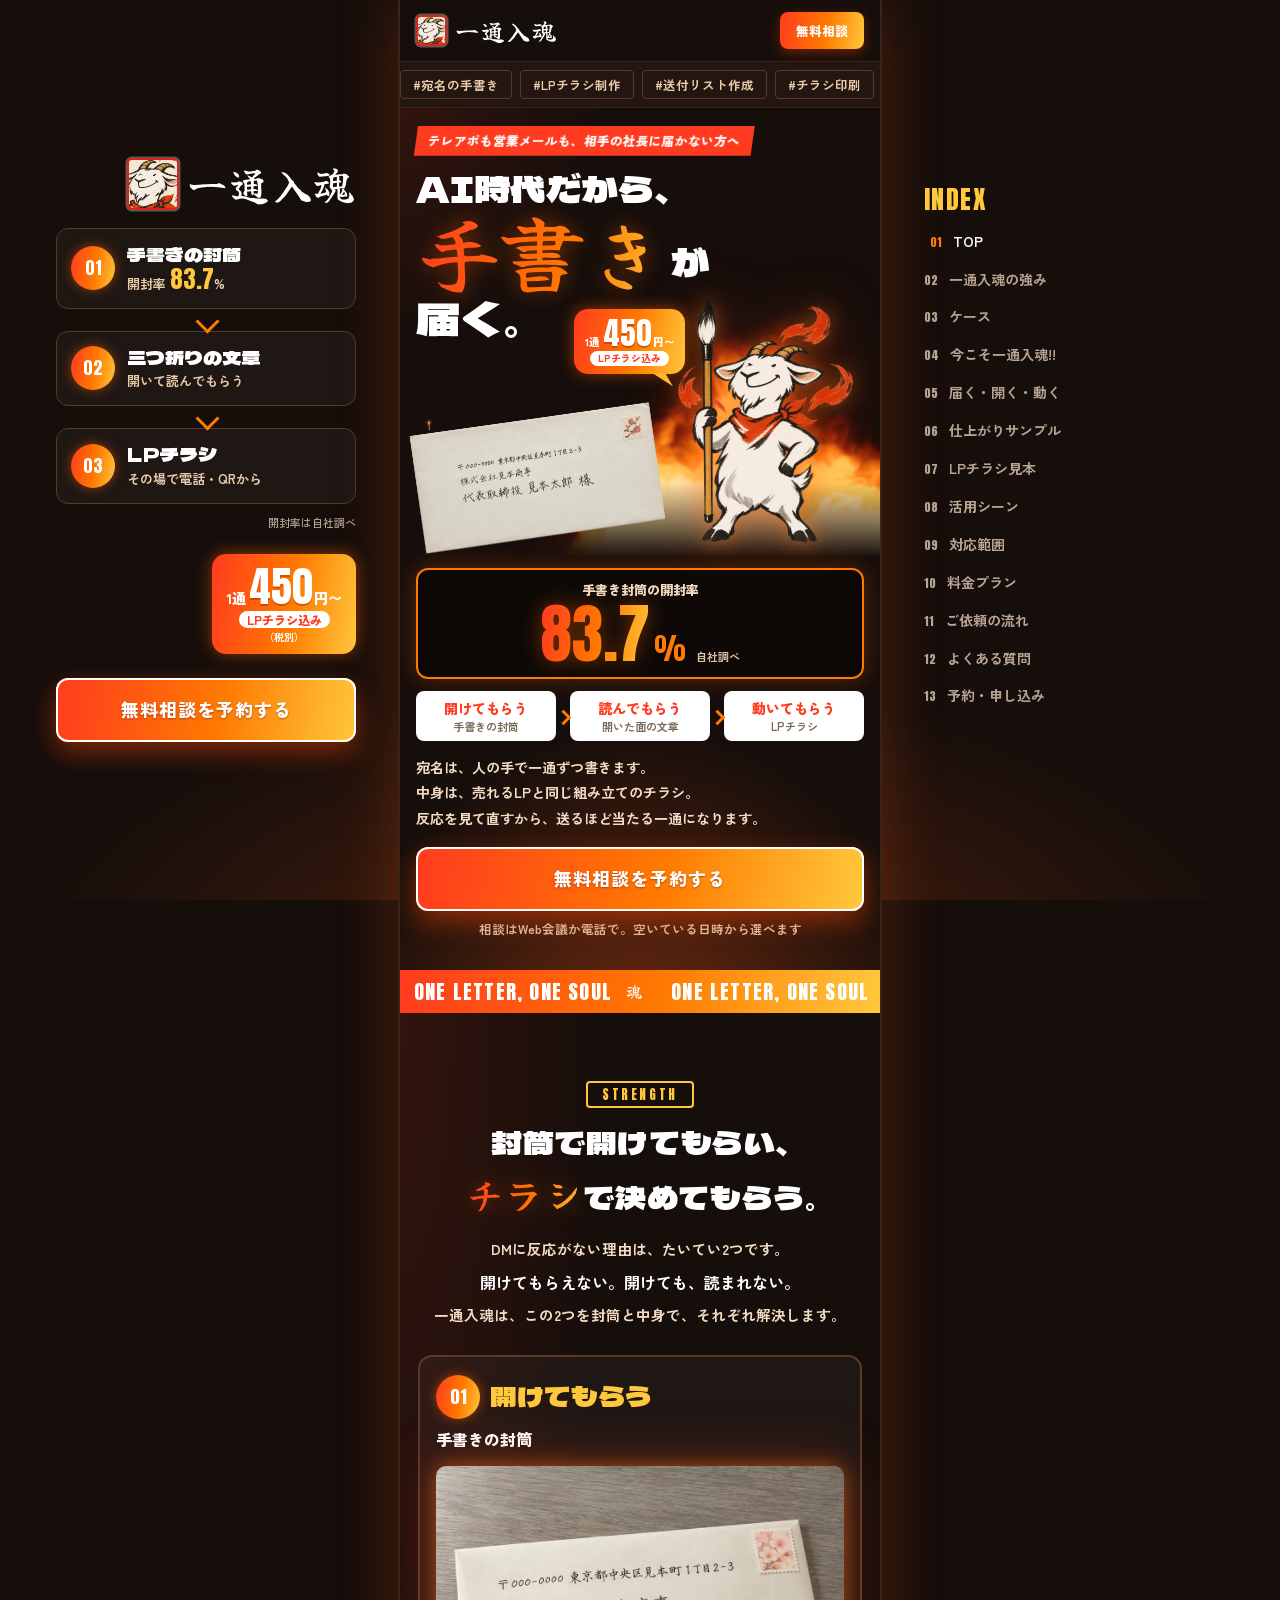
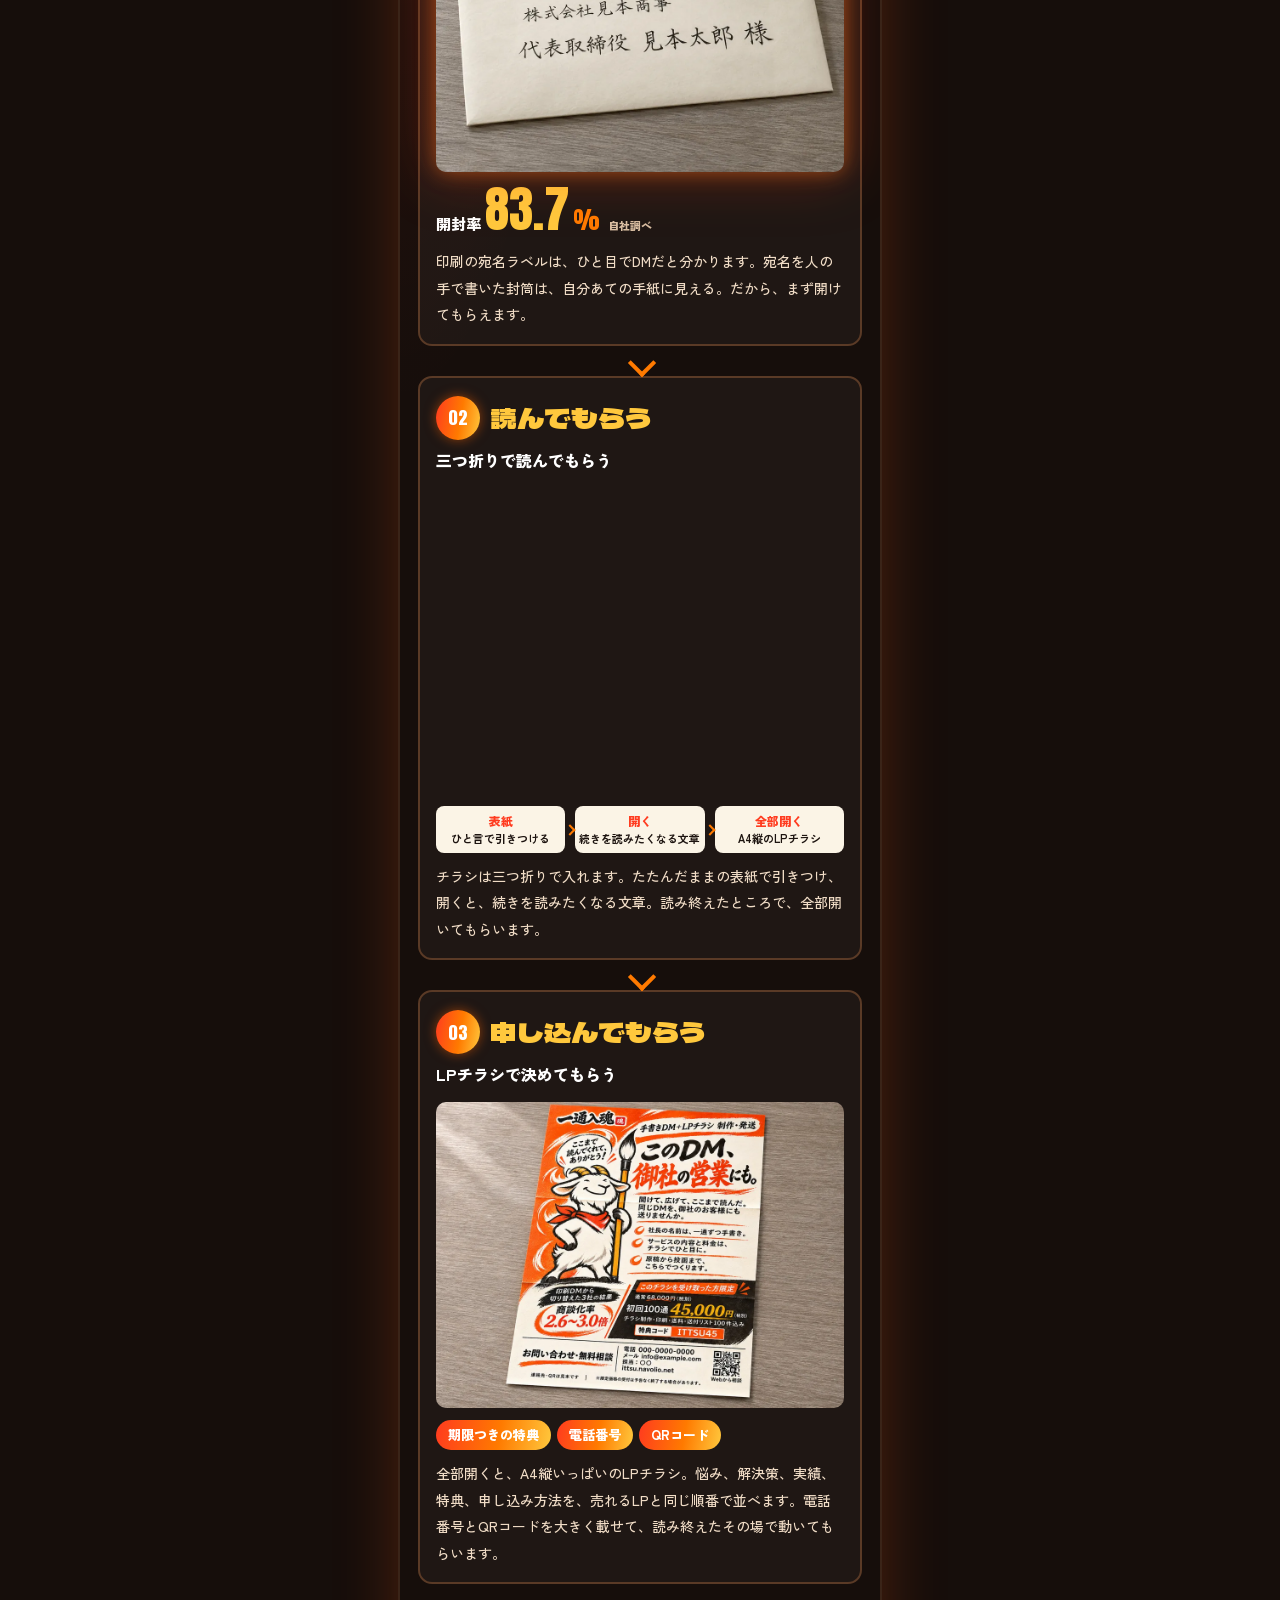
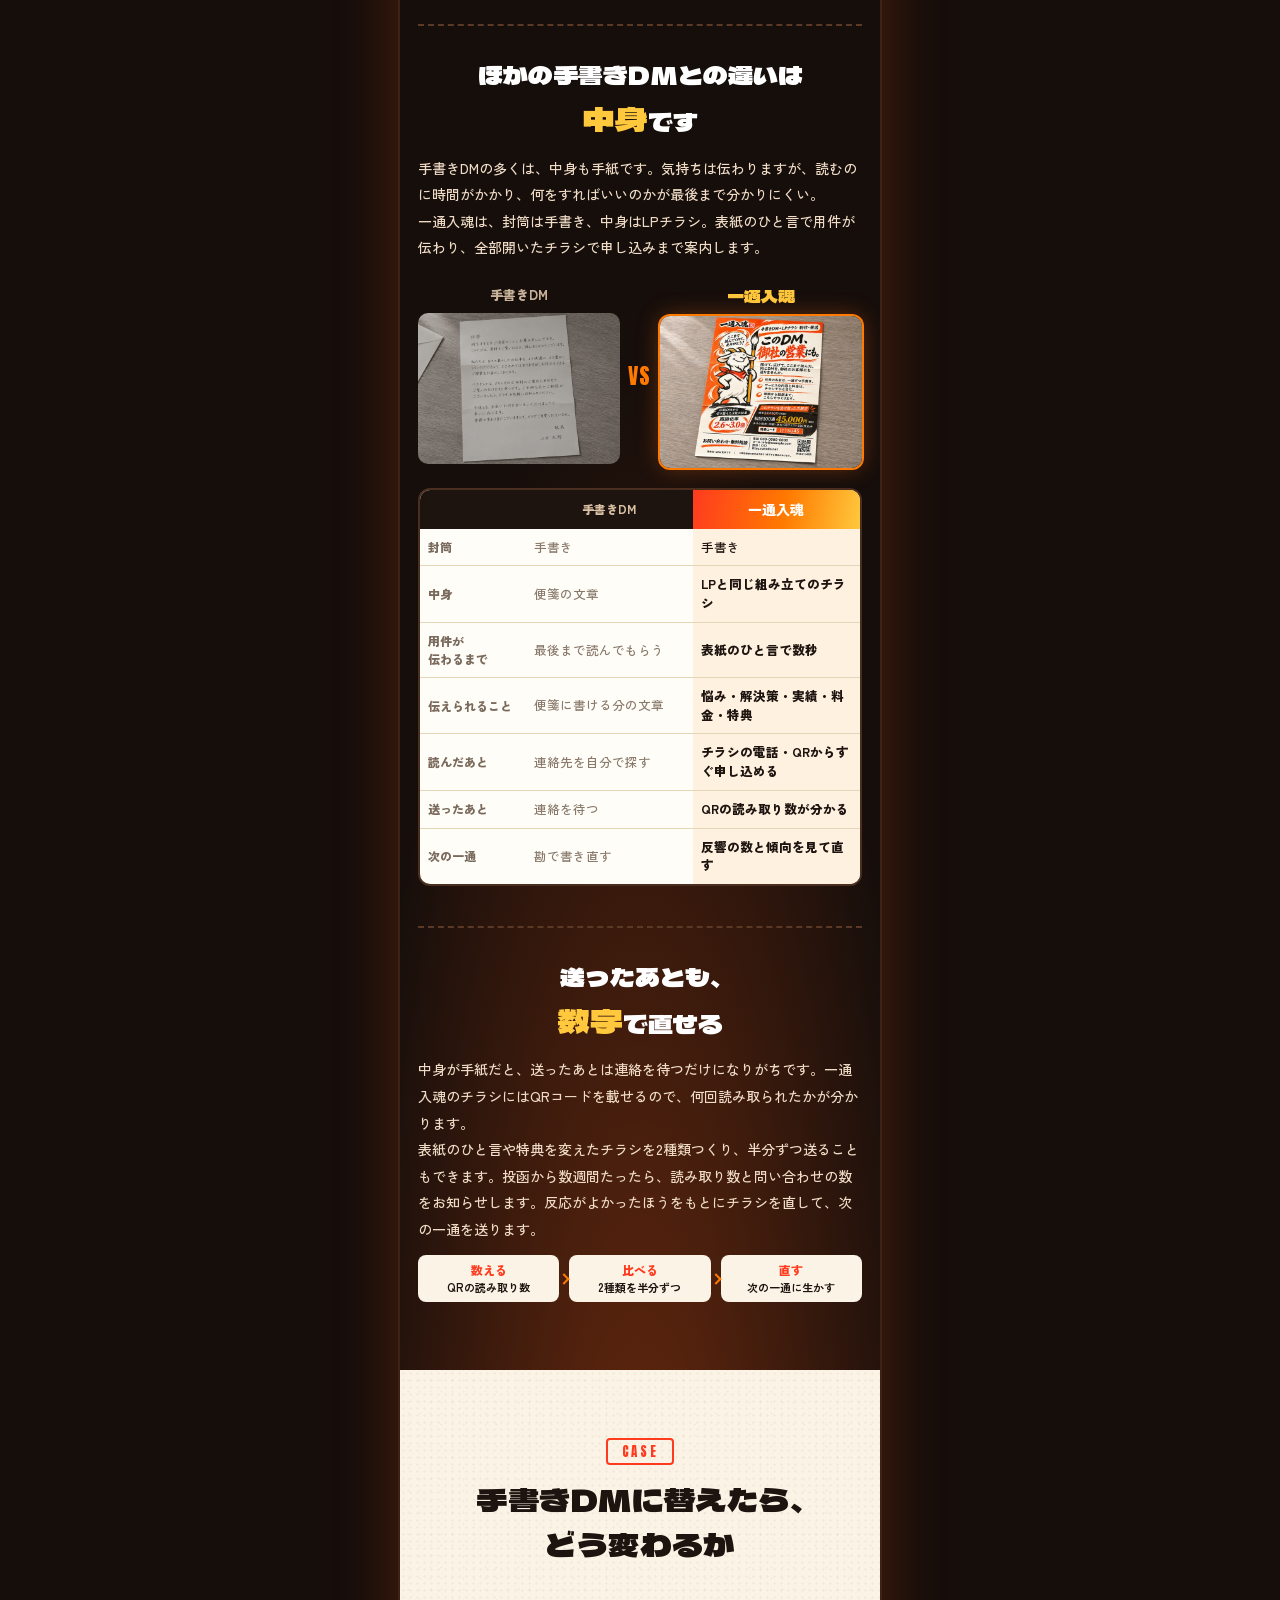
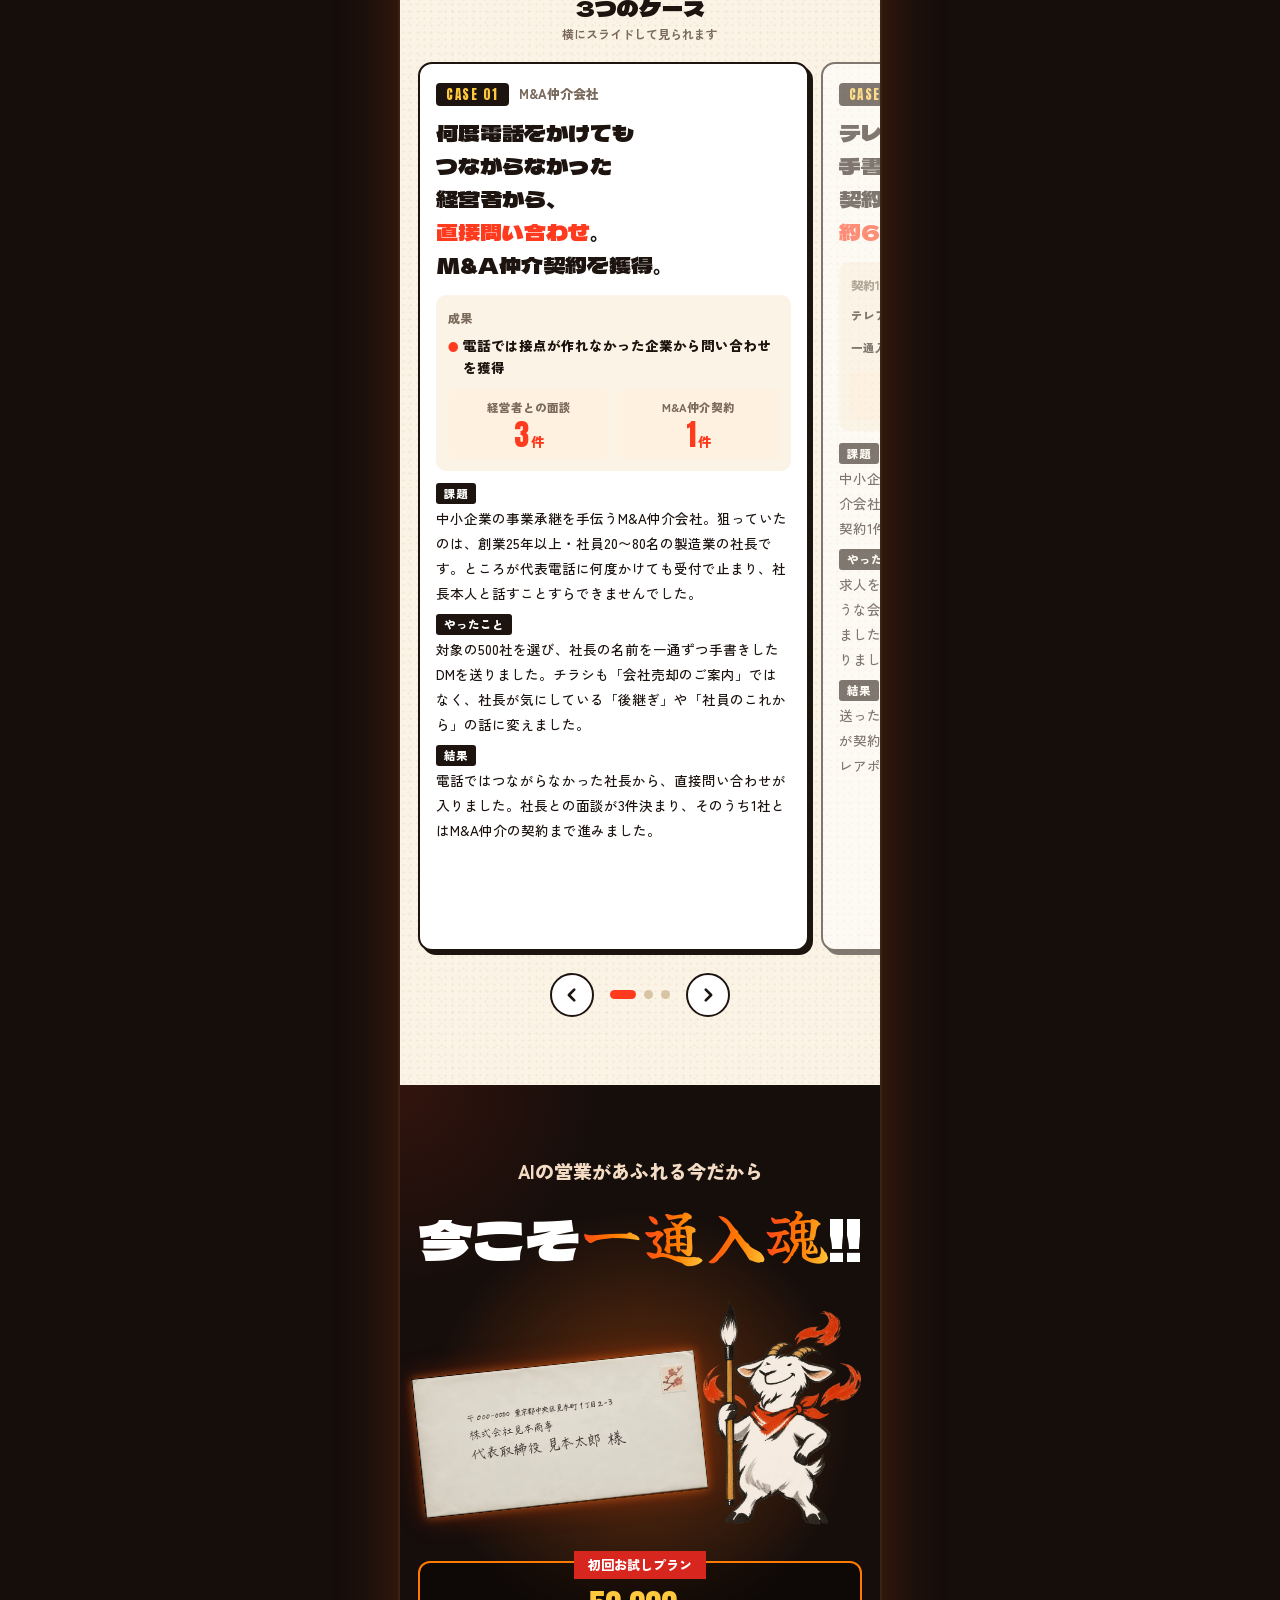
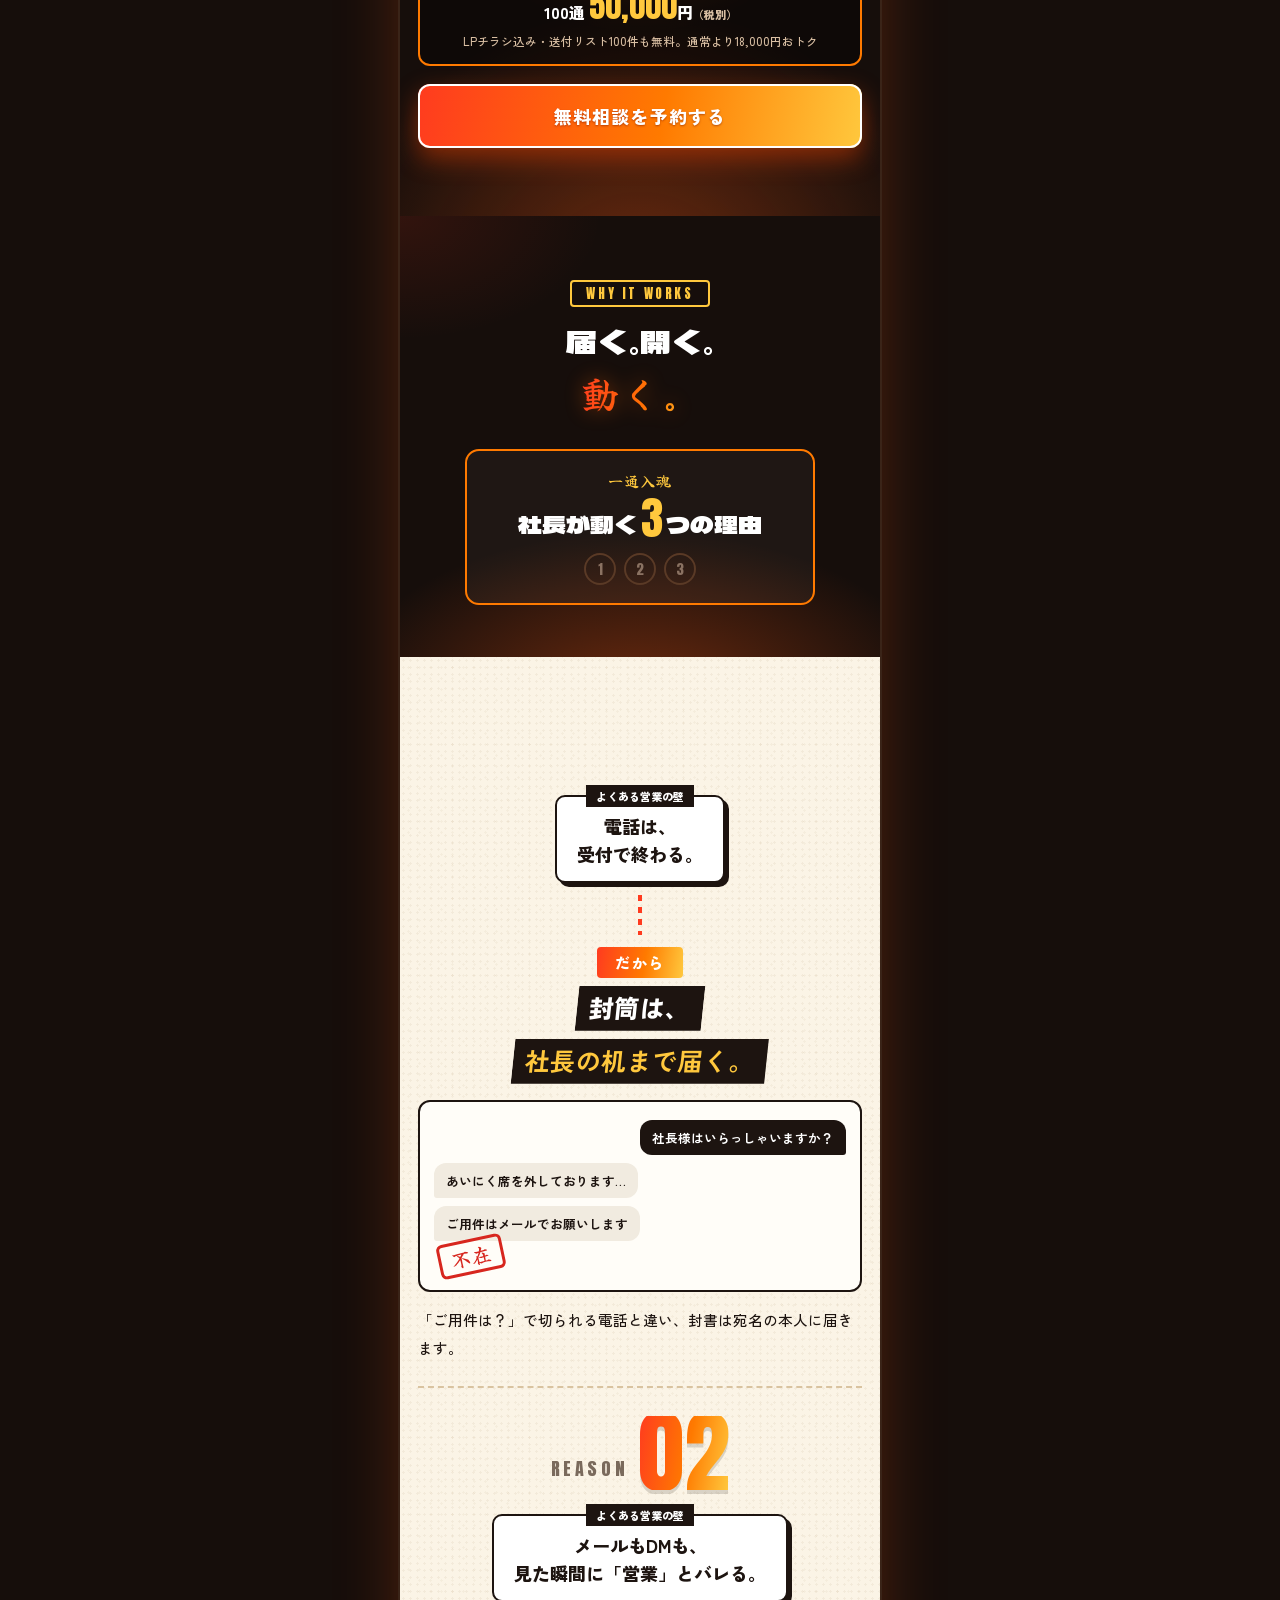
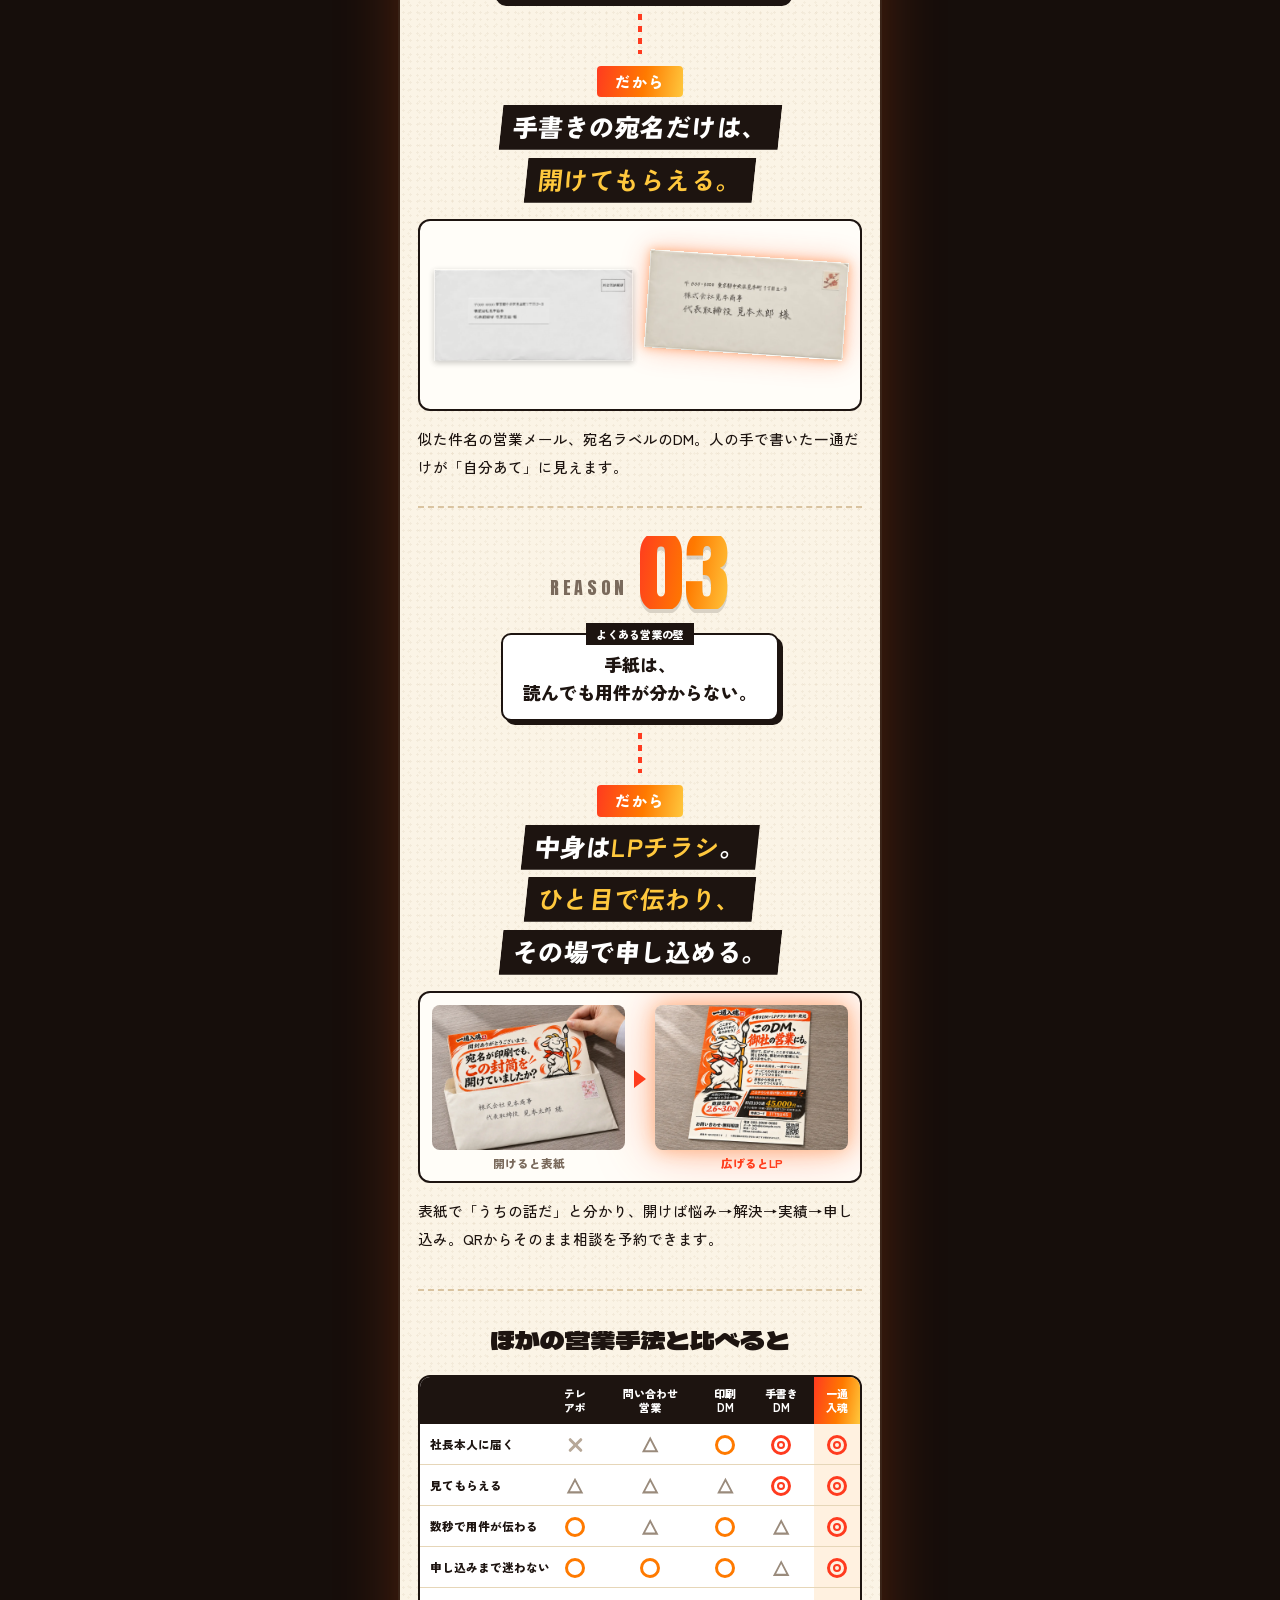
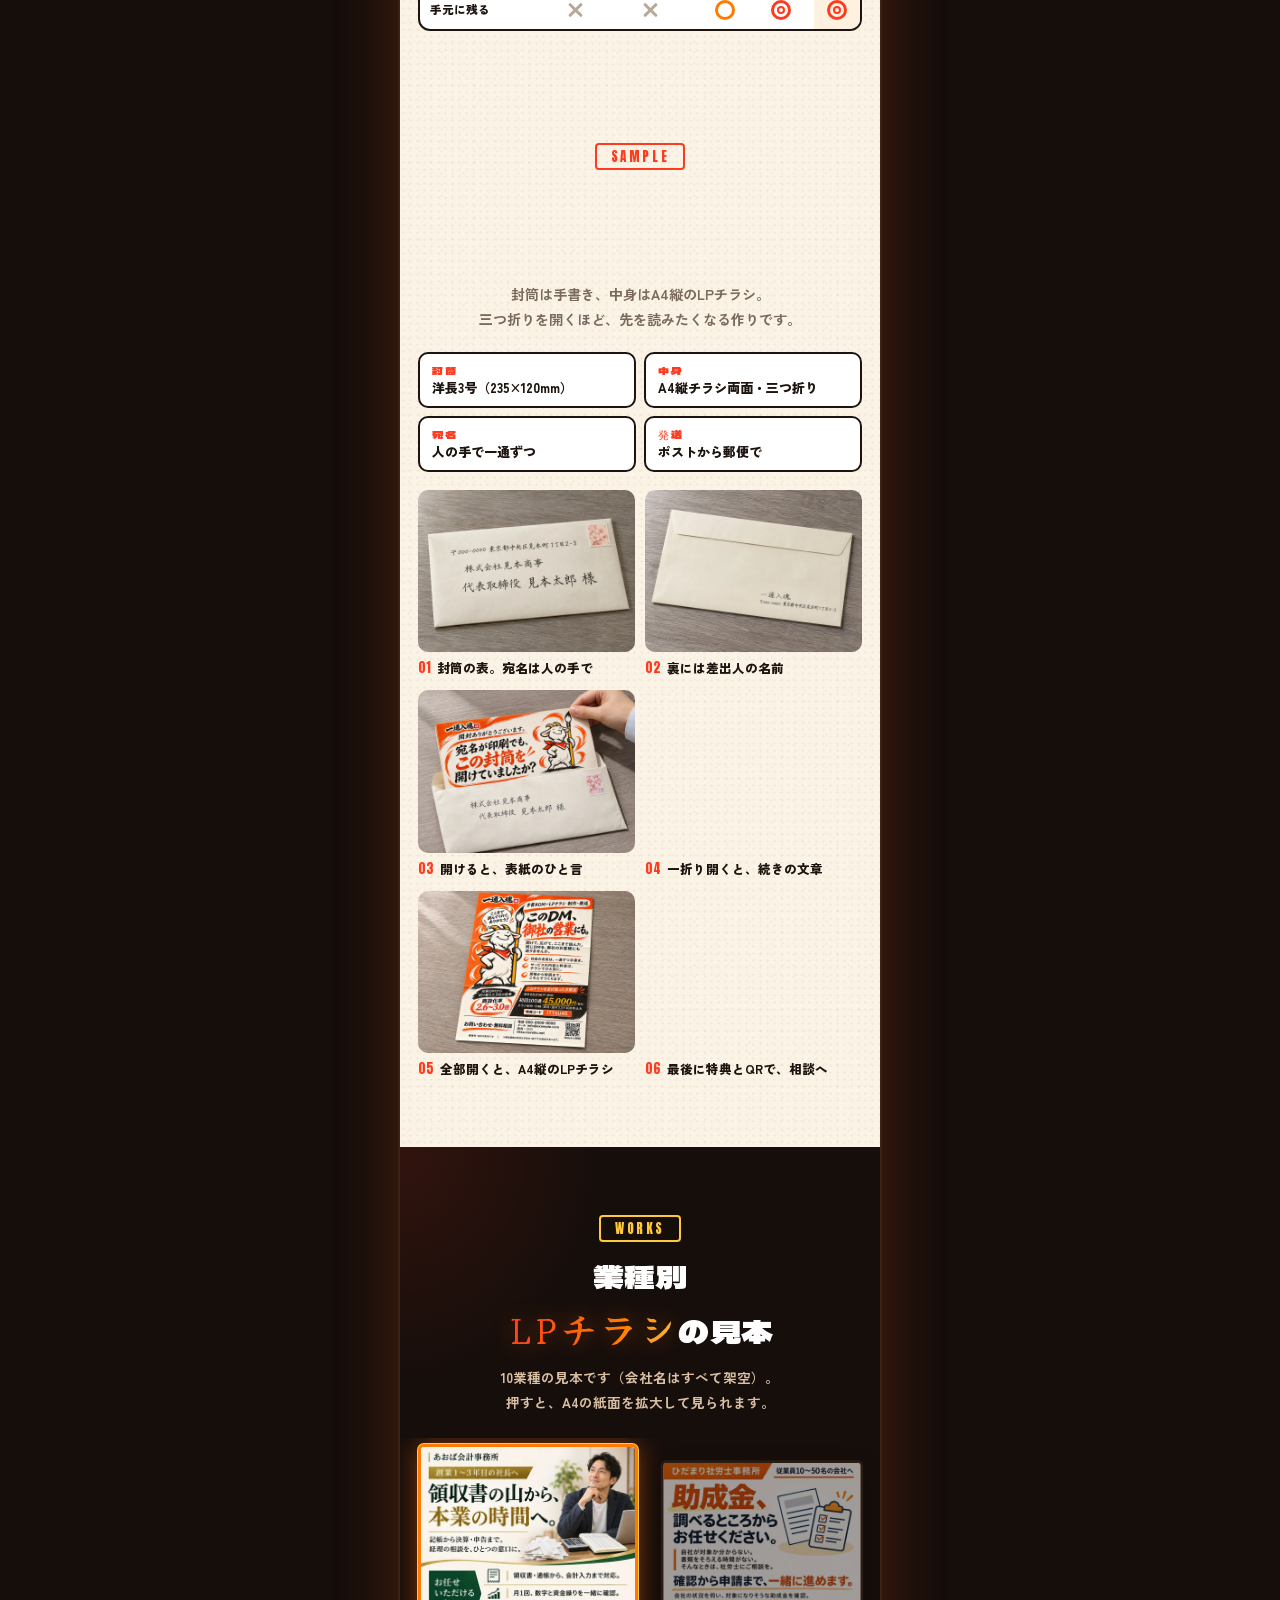
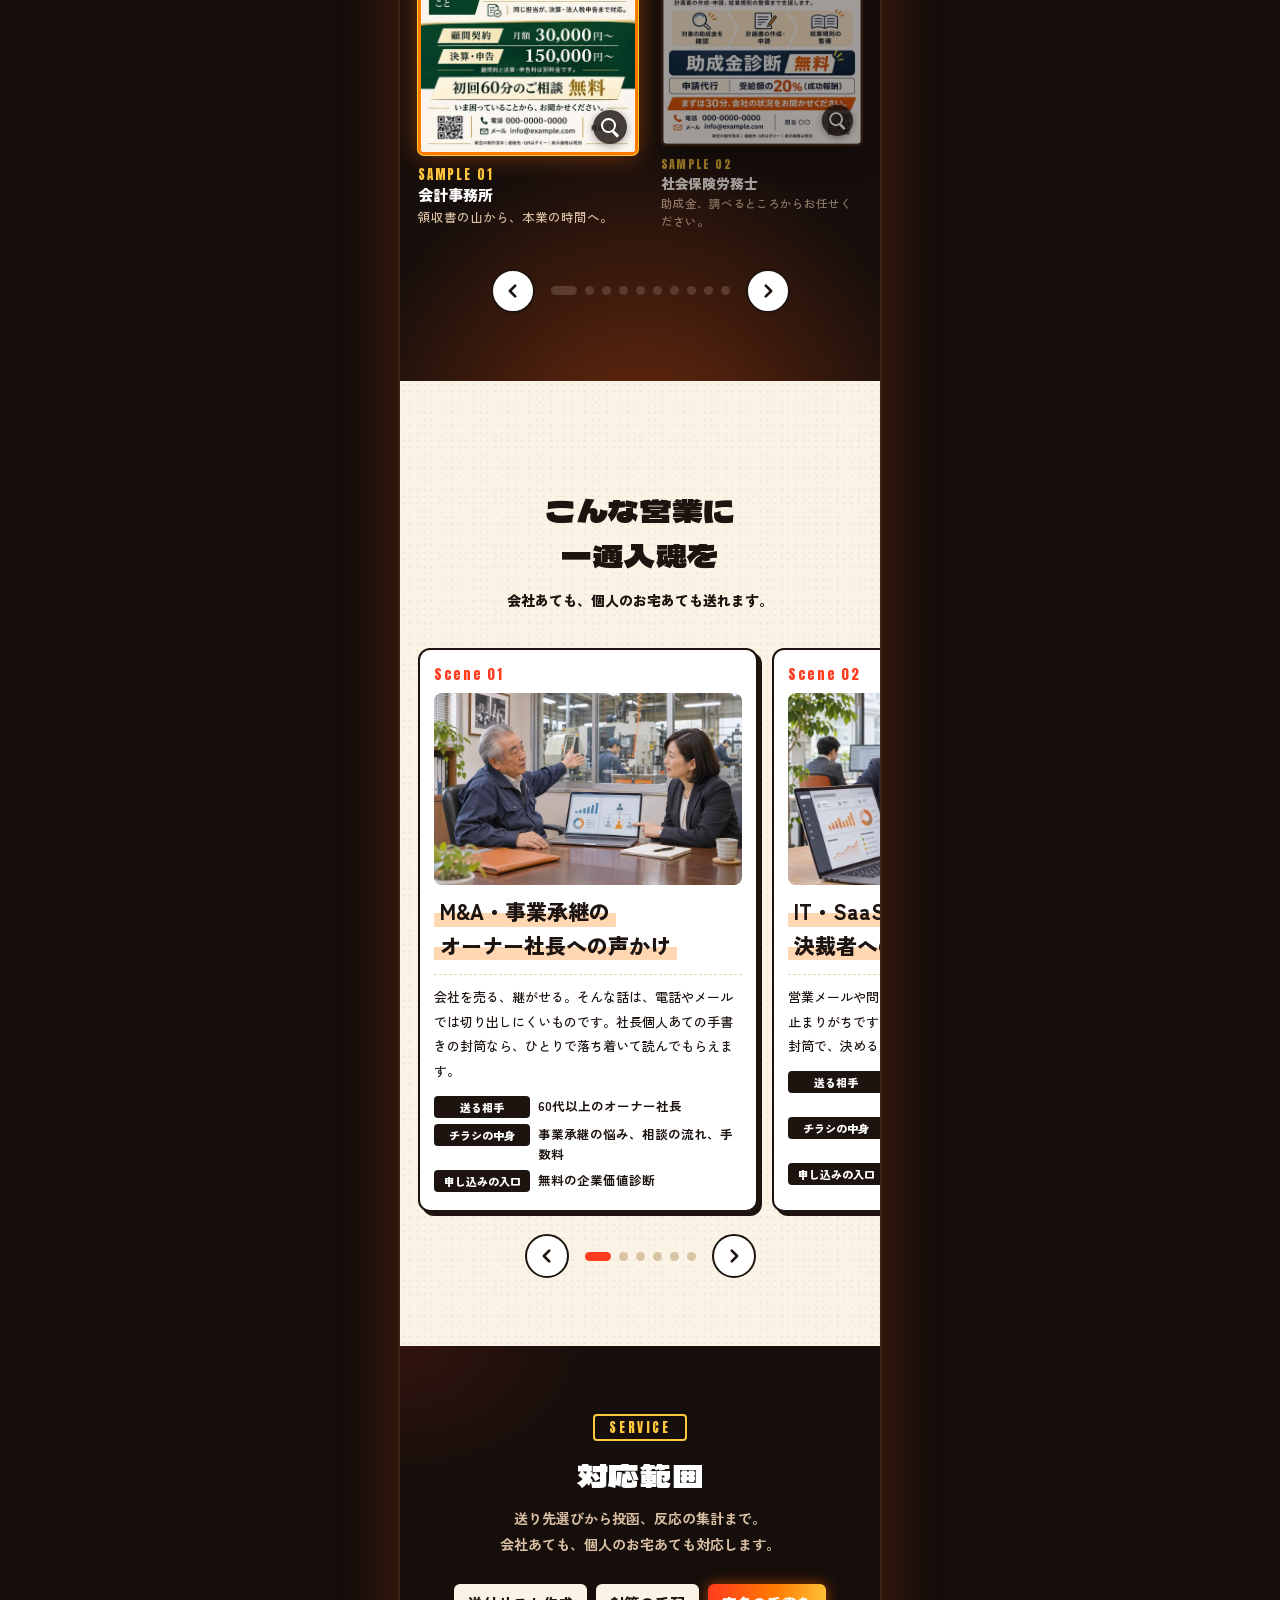
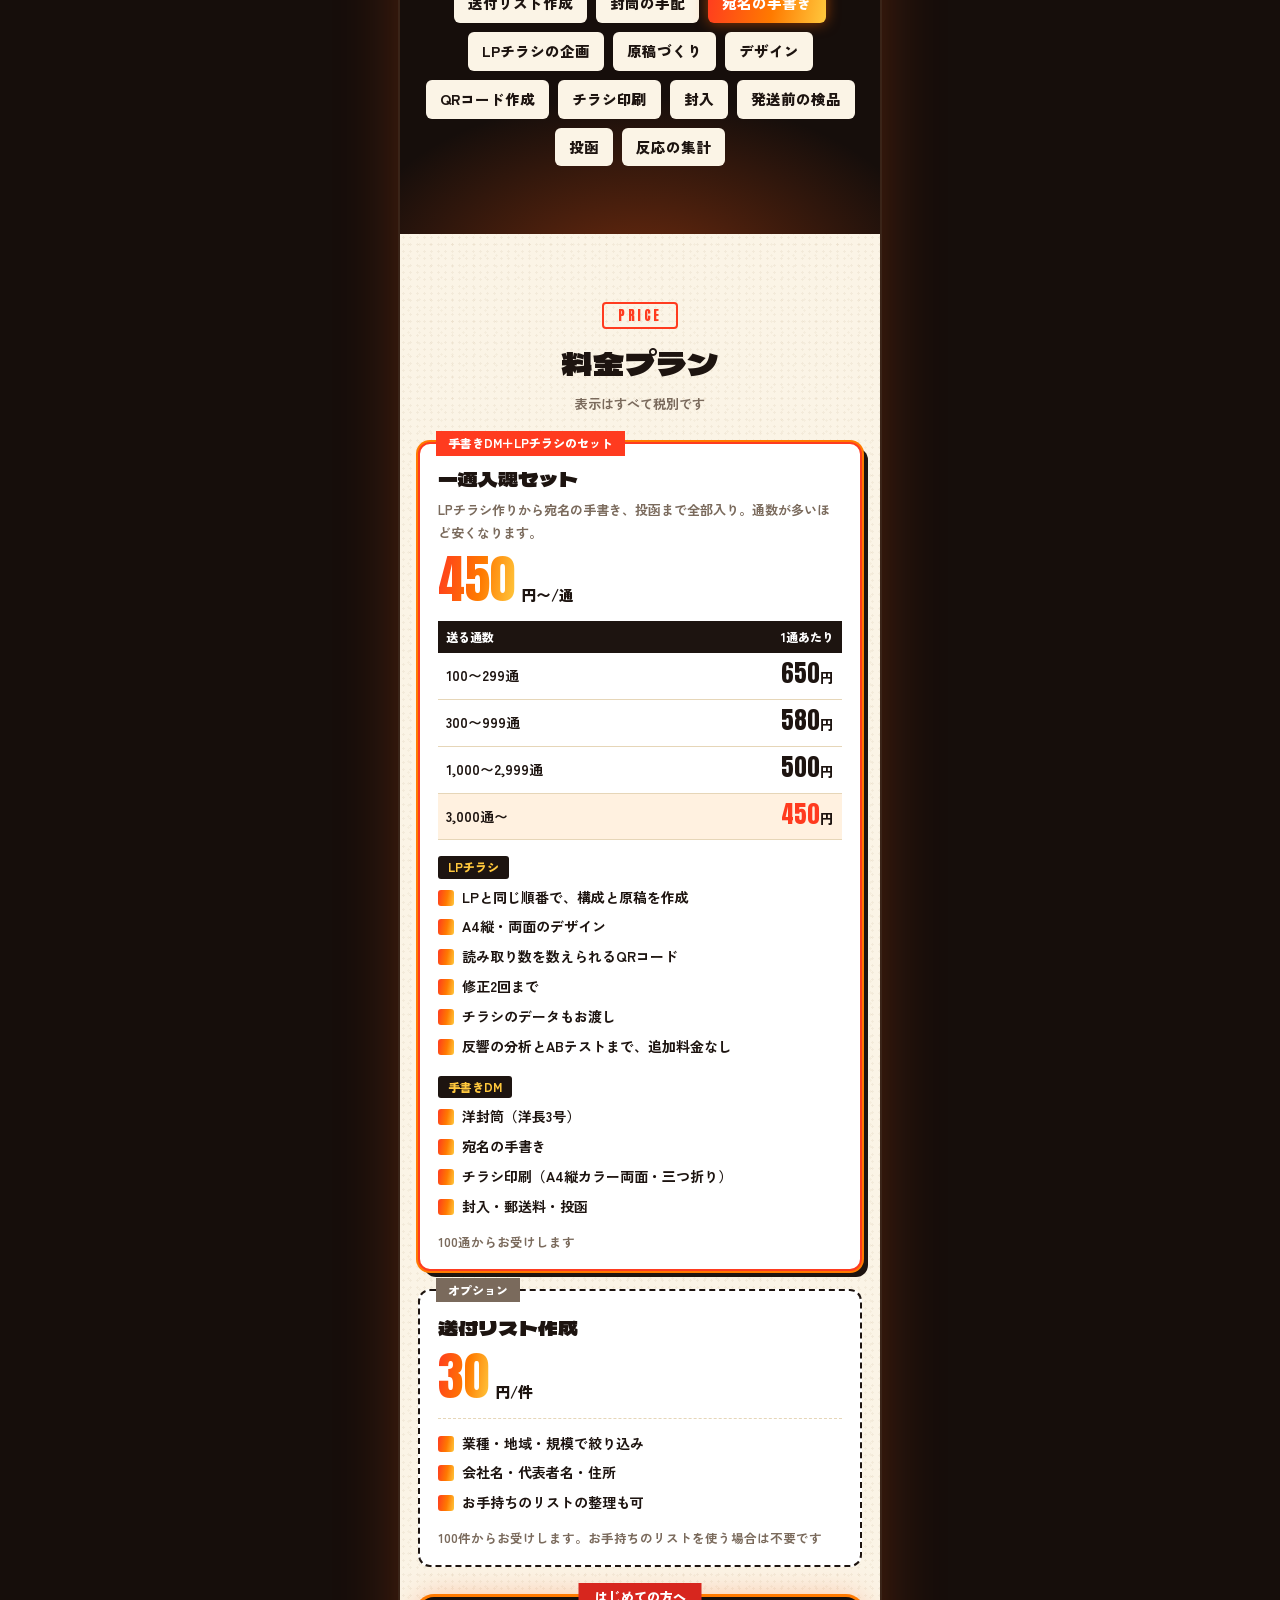
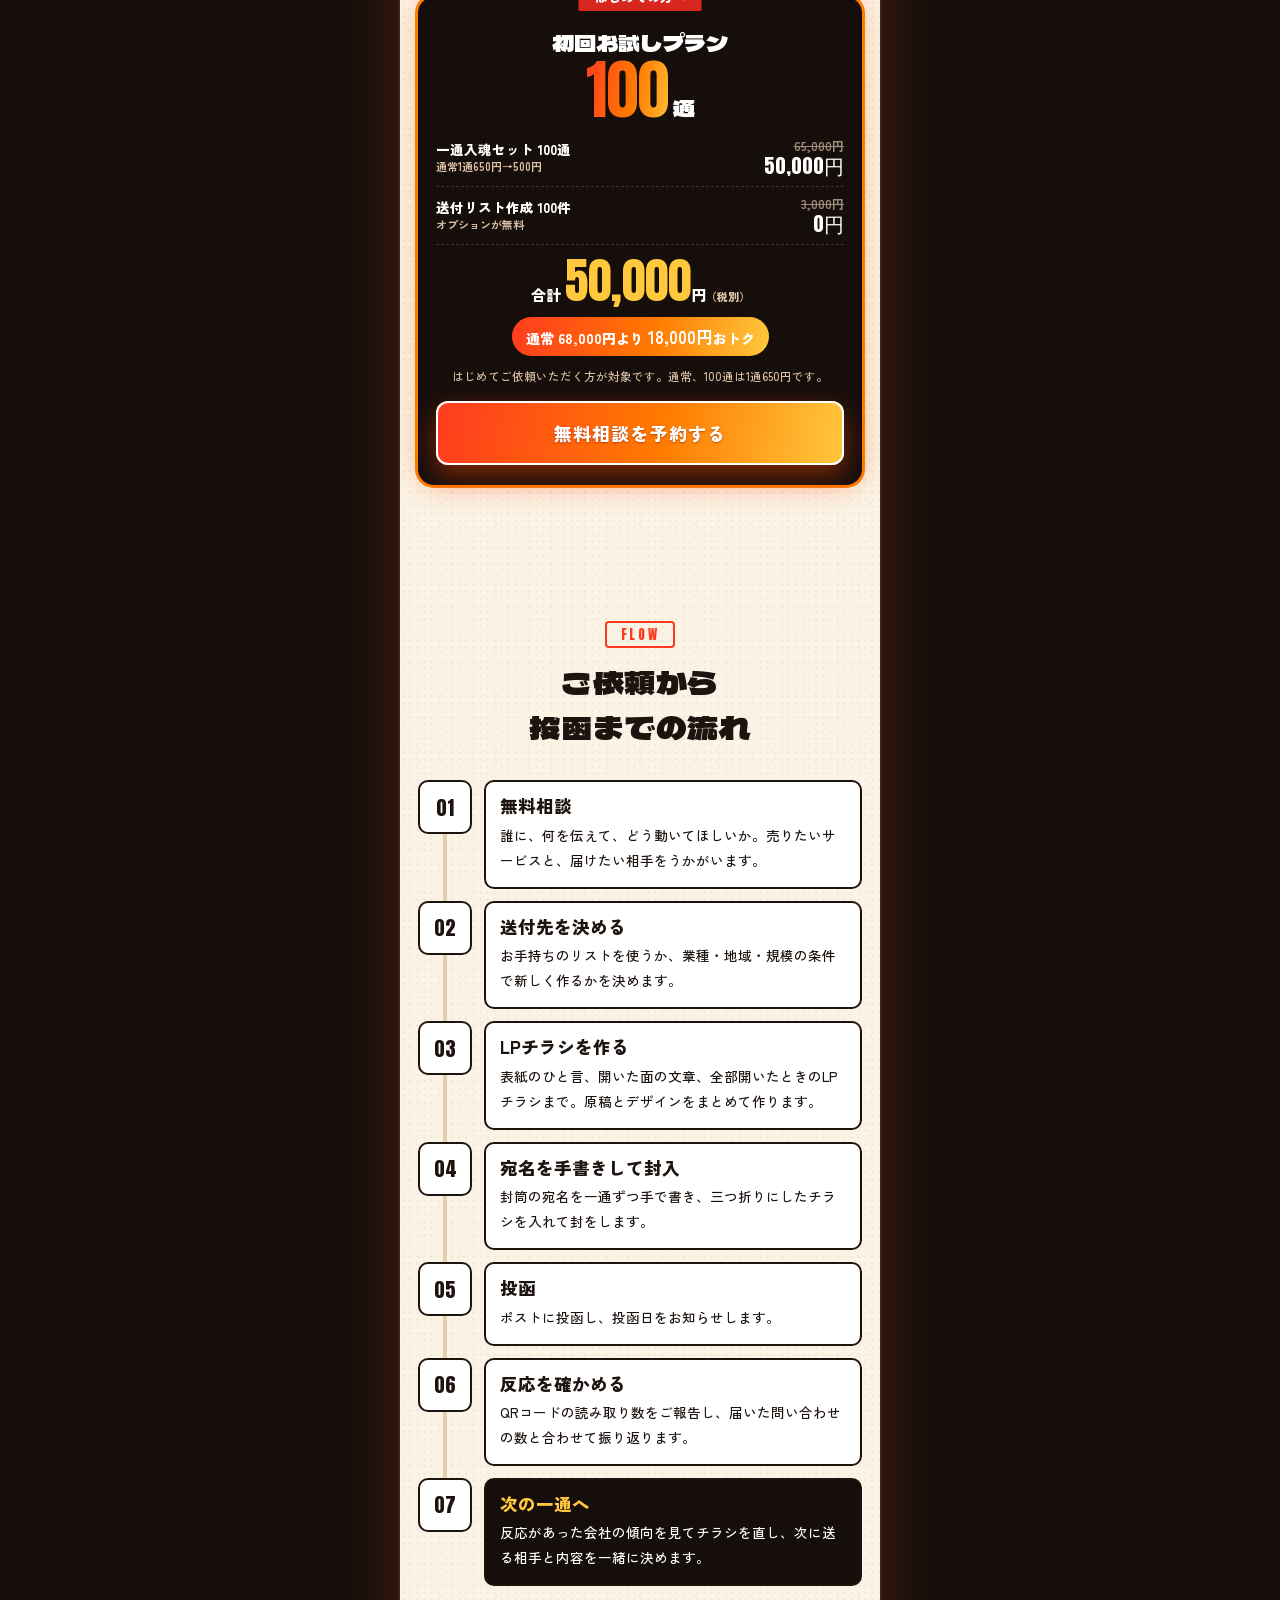
<file: index.html>
<!DOCTYPE html>
<html lang="ja">
<head>
<meta charset="UTF-8">
<meta name="viewport" content="width=device-width, initial-scale=1, viewport-fit=cover">
<link rel="canonical" href="https://ittsu.navolio.net/">
<title>一通入魂｜宛名は手書き、中身はLPチラシ。手書きDM発送代行</title>
<meta name="description" content="封筒の宛名を人の手で一通ずつ書き、売れるLPと同じ組み立てのチラシを入れて投函まで代行します。手書き封筒の開封率83.7%（自社調べ）。LPチラシ込みで1通450円〜（税別、通数が多いほど安くなります）。初回お試し100通50,000円。">
<meta property="og:title" content="一通入魂｜AI時代だから、手書きが届く。">
<meta property="og:description" content="手書きの封筒で開けてもらい、LPチラシで読んでもらい、申し込みまで。手書きDMの発送を投函までまるごと代行します。">
<meta property="og:type" content="website">
<meta property="og:url" content="https://ittsu.navolio.net/">
<meta property="og:image" content="https://ittsu.navolio.net/assets/img/ogp.jpg">
<meta property="og:image:width" content="1200">
<meta property="og:image:height" content="630">
<meta property="og:image:alt" content="一通入魂｜宛名は手書き、中身はLPチラシ。手書きDM発送代行">
<meta property="og:site_name" content="一通入魂">
<meta property="og:locale" content="ja_JP">
<meta name="twitter:card" content="summary_large_image">
<meta name="theme-color" content="#160e0b">
<link rel="icon" href="favicon.ico" sizes="any">
<link rel="icon" type="image/png" href="assets/img/favicon-32.png">
<link rel="apple-touch-icon" href="assets/img/apple-touch-icon.png">
<link rel="preconnect" href="https://fonts.googleapis.com">
<link rel="preconnect" href="https://fonts.gstatic.com" crossorigin>
<link rel="preconnect" href="https://script.google.com">
<link rel="preconnect" href="https://script.googleusercontent.com">
<link rel="preload" href="assets/fonts/dela.woff2?v=2" as="font" type="font/woff2" crossorigin>
<link rel="preload" href="assets/fonts/yuji.woff2" as="font" type="font/woff2" crossorigin>
<link rel="preload" href="assets/fonts/anton.woff2" as="font" type="font/woff2" crossorigin>
<!--bodyfont-->
<link rel="preload" as="style" href="https://fonts.googleapis.com/css2?family=Zen+Kaku+Gothic+New:wght@500;700;900&display=swap&text=%0A%20%21%22%23%24%25%26%27%28%29%2A%2B%2C-.%2F0123456789%3A%3B%3C%3D%3E%3F%40ABCDEFGHIJKLMNOPQRSTUVWXYZ%5B%5C%5D%5E_%60abcdefghijklmnopqrstuvwxyz%7B%7C%7D~%C2%A9%C3%97%C3%B7%E2%80%A6%E2%80%B9%E2%80%BA%E2%80%BB%E2%86%90%E2%86%91%E2%86%92%E2%86%93%E2%96%B3%E2%96%B6%E2%96%BC%E2%97%8B%E2%97%8E%E2%97%8F%E3%80%80%E3%80%81%E3%80%82%E3%80%85%E3%80%8C%E3%80%8D%E3%80%8E%E3%80%8F%E3%80%90%E3%80%91%E3%80%92%E3%80%9C%E3%81%81%E3%81%82%E3%81%83%E3%81%84%E3%81%85%E3%81%86%E3%81%87%E3%81%88%E3%81%89%E3%81%8A%E3%81%8B%E3%81%8C%E3%81%8D%E3%81%8E%E3%81%8F%E3%81%90%E3%81%91%E3%81%92%E3%81%93%E3%81%94%E3%81%95%E3%81%96%E3%81%97%E3%81%98%E3%81%99%E3%81%9A%E3%81%9B%E3%81%9C%E3%81%9D%E3%81%9E%E3%81%9F%E3%81%A0%E3%81%A1%E3%81%A2%E3%81%A3%E3%81%A4%E3%81%A5%E3%81%A6%E3%81%A7%E3%81%A8%E3%81%A9%E3%81%AA%E3%81%AB%E3%81%AC%E3%81%AD%E3%81%AE%E3%81%AF%E3%81%B0%E3%81%B1%E3%81%B2%E3%81%B3%E3%81%B4%E3%81%B5%E3%81%B6%E3%81%B7%E3%81%B8%E3%81%B9%E3%81%BA%E3%81%BB%E3%81%BC%E3%81%BD%E3%81%BE%E3%81%BF%E3%82%80%E3%82%81%E3%82%82%E3%82%83%E3%82%84%E3%82%85%E3%82%86%E3%82%87%E3%82%88%E3%82%89%E3%82%8A%E3%82%8B%E3%82%8C%E3%82%8D%E3%82%8E%E3%82%8F%E3%82%90%E3%82%91%E3%82%92%E3%82%93%E3%82%94%E3%82%95%E3%82%96%E3%82%A1%E3%82%A2%E3%82%A3%E3%82%A4%E3%82%A5%E3%82%A6%E3%82%A7%E3%82%A8%E3%82%A9%E3%82%AA%E3%82%AB%E3%82%AC%E3%82%AD%E3%82%AE%E3%82%AF%E3%82%B0%E3%82%B1%E3%82%B2%E3%82%B3%E3%82%B4%E3%82%B5%E3%82%B6%E3%82%B7%E3%82%B8%E3%82%B9%E3%82%BA%E3%82%BB%E3%82%BC%E3%82%BD%E3%82%BE%E3%82%BF%E3%83%80%E3%83%81%E3%83%82%E3%83%83%E3%83%84%E3%83%85%E3%83%86%E3%83%87%E3%83%88%E3%83%89%E3%83%8A%E3%83%8B%E3%83%8C%E3%83%8D%E3%83%8E%E3%83%8F%E3%83%90%E3%83%91%E3%83%92%E3%83%93%E3%83%94%E3%83%95%E3%83%96%E3%83%97%E3%83%98%E3%83%99%E3%83%9A%E3%83%9B%E3%83%9C%E3%83%9D%E3%83%9E%E3%83%9F%E3%83%A0%E3%83%A1%E3%83%A2%E3%83%A3%E3%83%A4%E3%83%A5%E3%83%A6%E3%83%A7%E3%83%A8%E3%83%A9%E3%83%AA%E3%83%AB%E3%83%AC%E3%83%AD%E3%83%AE%E3%83%AF%E3%83%B0%E3%83%B1%E3%83%B2%E3%83%B3%E3%83%B4%E3%83%B5%E3%83%B6%E3%83%B7%E3%83%B8%E3%83%B9%E3%83%BA%E3%83%BB%E3%83%BC%E3%8E%A1%E4%B8%80%E4%B8%87%E4%B8%88%E4%B8%89%E4%B8%8A%E4%B8%8B%E4%B8%8D%E4%B8%8E%E4%B8%A1%E4%B8%A6%E4%B8%AD%E4%B8%B8%E4%B8%BB%E4%BA%86%E4%BA%88%E4%BA%8B%E4%BA%92%E4%BA%A4%E4%BA%BA%E4%BB%8A%E4%BB%8B%E4%BB%95%E4%BB%96%E4%BB%98%E4%BB%A3%E4%BB%A4%E4%BB%A5%E4%BB%B2%E4%BB%B6%E4%BB%BB%E4%BC%81%E4%BC%91%E4%BC%9A%E4%BC%9D%E4%BC%BA%E4%BC%BC%E4%BD%8D%E4%BD%8F%E4%BD%91%E4%BD%93%E4%BD%95%E4%BD%99%E4%BD%9C%E4%BD%BF%E4%BE%8B%E4%BE%9B%E4%BE%9D%E4%BE%A1%E4%BE%BF%E4%BF%9D%E4%BF%A1%E4%BF%AE%E5%80%89%E5%80%8B%E5%80%8D%E5%80%99%E5%80%A4%E5%81%9C%E5%82%99%E5%82%AC%E5%82%B7%E5%82%BE%E5%83%8D%E5%83%8F%E5%85%83%E5%85%88%E5%85%89%E5%85%A5%E5%85%A8%E5%85%AC%E5%85%B1%E5%85%B7%E5%85%B8%E5%86%85%E5%86%86%E5%86%8D%E5%86%99%E5%87%BA%E5%87%BD%E5%88%86%E5%88%87%E5%88%9D%E5%88%A4%E5%88%A5%E5%88%A9%E5%88%B6%E5%88%B7%E5%88%BB%E5%89%87%E5%89%8A%E5%89%8D%E5%89%B2%E5%89%B5%E5%8A%9B%E5%8A%9F%E5%8A%A0%E5%8A%A9%E5%8A%B4%E5%8A%B9%E5%8B%95%E5%8B%98%E5%8B%99%E5%8B%9F%E5%8B%A4%E5%8C%96%E5%8C%BB%E5%8D%8A%E5%8D%98%E5%8D%B0%E5%8D%B4%E5%8D%B8%E5%8E%9F%E5%8E%A8%E5%8F%82%E5%8F%8D%E5%8F%8E%E5%8F%96%E5%8F%97%E5%8F%A3%E5%8F%A4%E5%8F%AF%E5%8F%B3%E5%8F%B7%E5%8F%B8%E5%90%88%E5%90%8C%E5%90%8D%E5%90%91%E5%90%AB%E5%90%B9%E5%91%8A%E5%91%B3%E5%91%BC%E5%92%8C%E5%93%81%E5%93%A1%E5%95%86%E5%95%8F%E5%96%84%E5%96%B6%E5%99%A8%E5%9B%9B%E5%9B%9E%E5%9B%B0%E5%9B%B2%E5%9B%B3%E5%9B%BA%E5%9C%8F%E5%9C%9F%E5%9C%A8%E5%9C%AD%E5%9C%B0%E5%9D%AA%E5%9E%8B%E5%9F%8E%E5%9F%9F%E5%9F%BA%E5%A0%B1%E5%A0%B4%E5%A1%97%E5%A2%97" onload="this.onload=null;this.rel='stylesheet'">
<link rel="preload" as="style" href="https://fonts.googleapis.com/css2?family=Zen+Kaku+Gothic+New:wght@500;700;900&display=swap&text=%E5%A3%81%E5%A3%AB%E5%A3%B0%E5%A3%B2%E5%A4%89%E5%A4%96%E5%A4%9A%E5%A4%9C%E5%A4%A7%E5%A4%AB%E5%A4%AE%E5%A4%B1%E5%A5%91%E5%A7%8B%E5%A7%94%E5%AD%90%E5%AD%97%E5%AD%98%E5%AE%85%E5%AE%88%E5%AE%89%E5%AE%8C%E5%AE%9A%E5%AE%9B%E5%AE%9F%E5%AE%A2%E5%AE%A4%E5%AE%B6%E5%AE%B9%E5%AF%BE%E5%B0%81%E5%B0%8E%E5%B0%8F%E5%B0%91%E5%B0%B1%E5%B1%8A%E5%B1%8B%E5%B1%B1%E5%B4%A9%E5%B7%A1%E5%B7%A5%E5%B7%A6%E5%B7%AE%E5%B8%82%E5%B8%AB%E5%B8%AD%E5%B8%AF%E5%B8%B0%E5%B8%B3%E5%B8%B8%E5%B9%B4%E5%BA%83%E5%BA%8A%E5%BA%97%E5%BA%A6%E5%BA%AB%E5%BB%B6%E5%BB%BA%E5%BC%95%E5%BC%B7%E5%BD%93%E5%BD%A2%E5%BD%B9%E5%BE%85%E5%BE%8C%E5%BE%93%E5%BE%97%E5%BF%85%E5%BF%9C%E6%80%A0%E6%80%A5%E6%80%A7%E6%82%A9%E6%83%85%E6%84%8F%E6%84%9F%E6%85%8C%E6%88%90%E6%88%92%E6%88%A6%E6%88%B8%E6%88%BB%E6%88%BF%E6%89%80%E6%89%8B%E6%89%93%E6%89%95%E6%89%B1%E6%89%BF%E6%8A%80%E6%8A%95%E6%8A%98%E6%8A%BC%E6%8B%85%E6%8B%93%E6%8B%9B%E6%8B%A1%E6%8C%81%E6%8C%87%E6%8C%AF%E6%8D%A8%E6%8E%83%E6%8E%A1%E6%8E%A2%E6%8E%A5%E6%8E%A8%E6%8F%8F%E6%8F%90%E6%8F%A1%E6%8F%BA%E6%90%BA%E6%94%AF%E6%94%B9%E6%95%B0%E6%95%B4%E6%96%87%E6%96%99%E6%96%AD%E6%96%B0%E6%96%B9%E6%96%BD%E6%97%8F%E6%97%A5%E6%98%8E%E6%99%82%E6%99%AF%E6%9B%B4%E6%9B%B8%E6%9B%BF%E6%9C%80%E6%9C%88%E6%9C%89%E6%9C%9B%E6%9C%9D%E6%9C%9F%E6%9C%A8%E6%9C%AB%E6%9C%AC%E6%9C%AD%E6%9C%BA%E6%9D%90%E6%9D%9F%E6%9D%A1%E6%9D%A5%E6%9E%90%E6%9E%9A%E6%9E%9C%E6%9E%A0%E6%9E%B6%E6%9F%94%E6%9F%BB%E6%A0%B9%E6%A0%BC%E6%A1%88%E6%A3%AE%E6%A4%9C%E6%A5%AD%E6%A5%BD%E6%A7%8B%E6%A7%98%E6%A8%99%E6%A8%A1%E6%A8%AA%E6%A9%9F%E6%AC%84%E6%AC%A1%E6%AD%A2%E6%AD%A3%E6%AD%AF%E6%AE%8B%E6%AE%B5%E6%AF%8E%E6%AF%94%E6%B0%8F%E6%B0%97%E6%B0%B4%E6%B1%82%E6%B1%BA%E6%B3%81%E6%B3%95%E6%B3%A2%E6%B3%A8%E6%B4%8B%E6%B4%BB%E6%B5%81%E6%B5%AE%E6%B6%88%E6%B8%85%E6%B8%88%E6%B8%9B%E6%B8%A1%E6%B8%AC%E6%B9%AF%E6%BA%96%E6%BB%91%E6%BC%8F%E6%BF%83%E7%81%AB%E7%81%AF%E7%82%8E%E7%82%AD%E7%82%B9%E7%84%A1%E7%85%A7%E7%89%A9%E7%89%B9%E7%8A%B6%E7%8B%99%E7%8B%AD%E7%8D%B2%E7%8E%87%E7%8F%BE%E7%90%86%E7%94%9F%E7%94%A3%E7%94%A8%E7%94%B0%E7%94%B1%E7%94%B3%E7%94%BB%E7%95%99%E7%95%AA%E7%99%82%E7%99%BA%E7%99%BB%E7%99%BD%E7%9A%84%E7%9B%8A%E7%9B%A3%E7%9B%AE%E7%9B%B4%E7%9B%B8%E7%9C%8C%E7%9C%9F%E7%9C%A0%E7%9D%80%E7%9D%A3%E7%9E%AC%E7%9F%A2%E7%9F%A5%E7%A0%94%E7%A2%BA%E7%A3%A8%E7%A4%BA%E7%A4%BE%E7%A5%A8%E7%A7%91%E7%A7%92%E7%A7%BB%E7%A8%8B%E7%A8%8E%E7%A8%AE%E7%A8%BF%E7%A9%8D%E7%A9%BA%E7%AA%93%E7%AB%8B%E7%AB%A0%E7%AB%AF%E7%AC%91%E7%AC%AC%E7%AD%86%E7%AD%89%E7%AD%92%E7%AD%94%E7%AD%96%E7%AE%8B%E7%AE%97%E7%AE%A1%E7%AE%B1%E7%AF%80%E7%AF%84%E7%AF%89%E7%B2%89%E7%B4%84%E7%B4%99%E7%B4%9B%E7%B4%A0%E7%B4%A2%E7%B4%B0%E7%B4%B9%E7%B5%82%E7%B5%84%E7%B5%8C%E7%B5%90%E7%B5%9E%E7%B5%A1%E7%B5%A6%E7%B5%B6%E7%B6%99%E7%B6%9A%E7%B7%8F%E7%B7%92%E7%B7%A0%E7%B7%B4%E7%B8%81%E7%B8%A6%E7%B8%BE%E7%B9%B0%E7%BD%AE%E7%BF%8C%E7%BF%92%E8%80%83%E8%80%85%E8%80%97%E8%81%9E%E8%81%B7%E8%82%89%E8%82%B2%E8%83%8C%E8%83%BD%E8%87%AA%E8%88%97%E8%89%B2%E8%8B%A6%E8%8C%A8%E8%8F%9C%E8%90%BD%E8%91%89%E8%96%A6%E8%97%A4%E8%A1%8C%E8%A1%93%E8%A1%A8%E8%A3%81%E8%A3%85%E8%A3%8F%E8%A3%9C%E8%A3%BD%E8%A4%87%E8%A6%81%E8%A6%8B%E8%A6%8F%E8%A6%A7%E8%A7%92%E8%A7%A3%E8%A8%80%E8%A8%82%E8%A8%88%E8%A8%97%E8%A8%98%E8%A8%AA%E8%A8%AD%E8%A8%BA%E8%A8%BC%E8%A9%95%E8%A9%A6%E8%A9%B1%E8%AA%8D%E8%AA%9E%E8%AA%AC%E8%AA%AD%E8%AA%B0%E8%AA%B2%E8%AA%BF%E8%AB%87%E8%AB%8B%E8%AB%96%E8%AC%9B%E8%AD%98%E8%AD%A6%E8%AD%B0%E8%B0%B7%E8%B1%A1%E8%B2%A0%E8%B2%A9%E8%B2%AC%E8%B2%B7%E8%B2%BB%E8%B3%87%E8%B3%AA%E8%B5%A4%E8%B6%85%E8%B6%B3%E8%B7%AF%E8%B7%B3%E8%BA%AB%E8%BC%83%E8%BC%89%E8%BE%9E%E8%BE%BC%E8%BF%91%E8%BF%94%E8%BF%B7%E8%BF%BD%E9%80%80%E9%80%81%E9%80%94%E9%80%9A%E9%80%9F%E9%80%A0%E9%80%A3%E9%80%B1%E9%80%B2%E9%81%85%E9%81%8B%E9%81%8E%E9%81%94%E9%81%95%E9%81%A9%E9%81%B8%E9%82%AA%E9%83%A8%E9%83%B5%E9%85%8D%E9%85%AC%E9%87%8D%E9%87%8E%E9%87%8F%E9%87%91%E9%8A%80%E9%8C%B2%E9%95%B7%E9%96%89%E9%96%8B%E9%96%93%E9%96%A2%E9%96%B2%E9%98%B2%E9%99%90%E9%99%A2%E9%99%A4%E9%99%BA%E9%9A%9B%E9%9A%A0%E9%9B%86%E9%9B%87%E9%9B%91%E9%9B%BB%E9%9D%A2%E9%9F%BF%E9%A0%85%E9%A0%86%E9%A0%88%E9%A0%90%E9%A0%98%E9%A0%BC%E9%A1%8C%E9%A1%8D%E9%A1%94%E9%A1%98%E9%A1%9E%E9%A1%A7%E9%A2%A8%E9%A3%9F%E9%A3%B2%E9%A8%93%E9%AB%98%E9%AD%82%E9%AD%94%E9%AD%9A%E9%AE%AE%E9%BB%92%EF%BC%81%EF%BC%85%EF%BC%88%EF%BC%89%EF%BC%8B%EF%BC%8D%EF%BC%8F%EF%BC%9A%EF%BC%9D%EF%BC%9F%EF%BD%9C%EF%BF%A5" onload="this.onload=null;this.rel='stylesheet'">
<noscript><link rel="stylesheet" href="https://fonts.googleapis.com/css2?family=Zen+Kaku+Gothic+New:wght@500;700;900&display=swap&text=%0A%20%21%22%23%24%25%26%27%28%29%2A%2B%2C-.%2F0123456789%3A%3B%3C%3D%3E%3F%40ABCDEFGHIJKLMNOPQRSTUVWXYZ%5B%5C%5D%5E_%60abcdefghijklmnopqrstuvwxyz%7B%7C%7D~%C2%A9%C3%97%C3%B7%E2%80%A6%E2%80%B9%E2%80%BA%E2%80%BB%E2%86%90%E2%86%91%E2%86%92%E2%86%93%E2%96%B3%E2%96%B6%E2%96%BC%E2%97%8B%E2%97%8E%E2%97%8F%E3%80%80%E3%80%81%E3%80%82%E3%80%85%E3%80%8C%E3%80%8D%E3%80%8E%E3%80%8F%E3%80%90%E3%80%91%E3%80%92%E3%80%9C%E3%81%81%E3%81%82%E3%81%83%E3%81%84%E3%81%85%E3%81%86%E3%81%87%E3%81%88%E3%81%89%E3%81%8A%E3%81%8B%E3%81%8C%E3%81%8D%E3%81%8E%E3%81%8F%E3%81%90%E3%81%91%E3%81%92%E3%81%93%E3%81%94%E3%81%95%E3%81%96%E3%81%97%E3%81%98%E3%81%99%E3%81%9A%E3%81%9B%E3%81%9C%E3%81%9D%E3%81%9E%E3%81%9F%E3%81%A0%E3%81%A1%E3%81%A2%E3%81%A3%E3%81%A4%E3%81%A5%E3%81%A6%E3%81%A7%E3%81%A8%E3%81%A9%E3%81%AA%E3%81%AB%E3%81%AC%E3%81%AD%E3%81%AE%E3%81%AF%E3%81%B0%E3%81%B1%E3%81%B2%E3%81%B3%E3%81%B4%E3%81%B5%E3%81%B6%E3%81%B7%E3%81%B8%E3%81%B9%E3%81%BA%E3%81%BB%E3%81%BC%E3%81%BD%E3%81%BE%E3%81%BF%E3%82%80%E3%82%81%E3%82%82%E3%82%83%E3%82%84%E3%82%85%E3%82%86%E3%82%87%E3%82%88%E3%82%89%E3%82%8A%E3%82%8B%E3%82%8C%E3%82%8D%E3%82%8E%E3%82%8F%E3%82%90%E3%82%91%E3%82%92%E3%82%93%E3%82%94%E3%82%95%E3%82%96%E3%82%A1%E3%82%A2%E3%82%A3%E3%82%A4%E3%82%A5%E3%82%A6%E3%82%A7%E3%82%A8%E3%82%A9%E3%82%AA%E3%82%AB%E3%82%AC%E3%82%AD%E3%82%AE%E3%82%AF%E3%82%B0%E3%82%B1%E3%82%B2%E3%82%B3%E3%82%B4%E3%82%B5%E3%82%B6%E3%82%B7%E3%82%B8%E3%82%B9%E3%82%BA%E3%82%BB%E3%82%BC%E3%82%BD%E3%82%BE%E3%82%BF%E3%83%80%E3%83%81%E3%83%82%E3%83%83%E3%83%84%E3%83%85%E3%83%86%E3%83%87%E3%83%88%E3%83%89%E3%83%8A%E3%83%8B%E3%83%8C%E3%83%8D%E3%83%8E%E3%83%8F%E3%83%90%E3%83%91%E3%83%92%E3%83%93%E3%83%94%E3%83%95%E3%83%96%E3%83%97%E3%83%98%E3%83%99%E3%83%9A%E3%83%9B%E3%83%9C%E3%83%9D%E3%83%9E%E3%83%9F%E3%83%A0%E3%83%A1%E3%83%A2%E3%83%A3%E3%83%A4%E3%83%A5%E3%83%A6%E3%83%A7%E3%83%A8%E3%83%A9%E3%83%AA%E3%83%AB%E3%83%AC%E3%83%AD%E3%83%AE%E3%83%AF%E3%83%B0%E3%83%B1%E3%83%B2%E3%83%B3%E3%83%B4%E3%83%B5%E3%83%B6%E3%83%B7%E3%83%B8%E3%83%B9%E3%83%BA%E3%83%BB%E3%83%BC%E3%8E%A1%E4%B8%80%E4%B8%87%E4%B8%88%E4%B8%89%E4%B8%8A%E4%B8%8B%E4%B8%8D%E4%B8%8E%E4%B8%A1%E4%B8%A6%E4%B8%AD%E4%B8%B8%E4%B8%BB%E4%BA%86%E4%BA%88%E4%BA%8B%E4%BA%92%E4%BA%A4%E4%BA%BA%E4%BB%8A%E4%BB%8B%E4%BB%95%E4%BB%96%E4%BB%98%E4%BB%A3%E4%BB%A4%E4%BB%A5%E4%BB%B2%E4%BB%B6%E4%BB%BB%E4%BC%81%E4%BC%91%E4%BC%9A%E4%BC%9D%E4%BC%BA%E4%BC%BC%E4%BD%8D%E4%BD%8F%E4%BD%91%E4%BD%93%E4%BD%95%E4%BD%99%E4%BD%9C%E4%BD%BF%E4%BE%8B%E4%BE%9B%E4%BE%9D%E4%BE%A1%E4%BE%BF%E4%BF%9D%E4%BF%A1%E4%BF%AE%E5%80%89%E5%80%8B%E5%80%8D%E5%80%99%E5%80%A4%E5%81%9C%E5%82%99%E5%82%AC%E5%82%B7%E5%82%BE%E5%83%8D%E5%83%8F%E5%85%83%E5%85%88%E5%85%89%E5%85%A5%E5%85%A8%E5%85%AC%E5%85%B1%E5%85%B7%E5%85%B8%E5%86%85%E5%86%86%E5%86%8D%E5%86%99%E5%87%BA%E5%87%BD%E5%88%86%E5%88%87%E5%88%9D%E5%88%A4%E5%88%A5%E5%88%A9%E5%88%B6%E5%88%B7%E5%88%BB%E5%89%87%E5%89%8A%E5%89%8D%E5%89%B2%E5%89%B5%E5%8A%9B%E5%8A%9F%E5%8A%A0%E5%8A%A9%E5%8A%B4%E5%8A%B9%E5%8B%95%E5%8B%98%E5%8B%99%E5%8B%9F%E5%8B%A4%E5%8C%96%E5%8C%BB%E5%8D%8A%E5%8D%98%E5%8D%B0%E5%8D%B4%E5%8D%B8%E5%8E%9F%E5%8E%A8%E5%8F%82%E5%8F%8D%E5%8F%8E%E5%8F%96%E5%8F%97%E5%8F%A3%E5%8F%A4%E5%8F%AF%E5%8F%B3%E5%8F%B7%E5%8F%B8%E5%90%88%E5%90%8C%E5%90%8D%E5%90%91%E5%90%AB%E5%90%B9%E5%91%8A%E5%91%B3%E5%91%BC%E5%92%8C%E5%93%81%E5%93%A1%E5%95%86%E5%95%8F%E5%96%84%E5%96%B6%E5%99%A8%E5%9B%9B%E5%9B%9E%E5%9B%B0%E5%9B%B2%E5%9B%B3%E5%9B%BA%E5%9C%8F%E5%9C%9F%E5%9C%A8%E5%9C%AD%E5%9C%B0%E5%9D%AA%E5%9E%8B%E5%9F%8E%E5%9F%9F%E5%9F%BA%E5%A0%B1%E5%A0%B4%E5%A1%97%E5%A2%97"><link rel="stylesheet" href="https://fonts.googleapis.com/css2?family=Zen+Kaku+Gothic+New:wght@500;700;900&display=swap&text=%E5%A3%81%E5%A3%AB%E5%A3%B0%E5%A3%B2%E5%A4%89%E5%A4%96%E5%A4%9A%E5%A4%9C%E5%A4%A7%E5%A4%AB%E5%A4%AE%E5%A4%B1%E5%A5%91%E5%A7%8B%E5%A7%94%E5%AD%90%E5%AD%97%E5%AD%98%E5%AE%85%E5%AE%88%E5%AE%89%E5%AE%8C%E5%AE%9A%E5%AE%9B%E5%AE%9F%E5%AE%A2%E5%AE%A4%E5%AE%B6%E5%AE%B9%E5%AF%BE%E5%B0%81%E5%B0%8E%E5%B0%8F%E5%B0%91%E5%B0%B1%E5%B1%8A%E5%B1%8B%E5%B1%B1%E5%B4%A9%E5%B7%A1%E5%B7%A5%E5%B7%A6%E5%B7%AE%E5%B8%82%E5%B8%AB%E5%B8%AD%E5%B8%AF%E5%B8%B0%E5%B8%B3%E5%B8%B8%E5%B9%B4%E5%BA%83%E5%BA%8A%E5%BA%97%E5%BA%A6%E5%BA%AB%E5%BB%B6%E5%BB%BA%E5%BC%95%E5%BC%B7%E5%BD%93%E5%BD%A2%E5%BD%B9%E5%BE%85%E5%BE%8C%E5%BE%93%E5%BE%97%E5%BF%85%E5%BF%9C%E6%80%A0%E6%80%A5%E6%80%A7%E6%82%A9%E6%83%85%E6%84%8F%E6%84%9F%E6%85%8C%E6%88%90%E6%88%92%E6%88%A6%E6%88%B8%E6%88%BB%E6%88%BF%E6%89%80%E6%89%8B%E6%89%93%E6%89%95%E6%89%B1%E6%89%BF%E6%8A%80%E6%8A%95%E6%8A%98%E6%8A%BC%E6%8B%85%E6%8B%93%E6%8B%9B%E6%8B%A1%E6%8C%81%E6%8C%87%E6%8C%AF%E6%8D%A8%E6%8E%83%E6%8E%A1%E6%8E%A2%E6%8E%A5%E6%8E%A8%E6%8F%8F%E6%8F%90%E6%8F%A1%E6%8F%BA%E6%90%BA%E6%94%AF%E6%94%B9%E6%95%B0%E6%95%B4%E6%96%87%E6%96%99%E6%96%AD%E6%96%B0%E6%96%B9%E6%96%BD%E6%97%8F%E6%97%A5%E6%98%8E%E6%99%82%E6%99%AF%E6%9B%B4%E6%9B%B8%E6%9B%BF%E6%9C%80%E6%9C%88%E6%9C%89%E6%9C%9B%E6%9C%9D%E6%9C%9F%E6%9C%A8%E6%9C%AB%E6%9C%AC%E6%9C%AD%E6%9C%BA%E6%9D%90%E6%9D%9F%E6%9D%A1%E6%9D%A5%E6%9E%90%E6%9E%9A%E6%9E%9C%E6%9E%A0%E6%9E%B6%E6%9F%94%E6%9F%BB%E6%A0%B9%E6%A0%BC%E6%A1%88%E6%A3%AE%E6%A4%9C%E6%A5%AD%E6%A5%BD%E6%A7%8B%E6%A7%98%E6%A8%99%E6%A8%A1%E6%A8%AA%E6%A9%9F%E6%AC%84%E6%AC%A1%E6%AD%A2%E6%AD%A3%E6%AD%AF%E6%AE%8B%E6%AE%B5%E6%AF%8E%E6%AF%94%E6%B0%8F%E6%B0%97%E6%B0%B4%E6%B1%82%E6%B1%BA%E6%B3%81%E6%B3%95%E6%B3%A2%E6%B3%A8%E6%B4%8B%E6%B4%BB%E6%B5%81%E6%B5%AE%E6%B6%88%E6%B8%85%E6%B8%88%E6%B8%9B%E6%B8%A1%E6%B8%AC%E6%B9%AF%E6%BA%96%E6%BB%91%E6%BC%8F%E6%BF%83%E7%81%AB%E7%81%AF%E7%82%8E%E7%82%AD%E7%82%B9%E7%84%A1%E7%85%A7%E7%89%A9%E7%89%B9%E7%8A%B6%E7%8B%99%E7%8B%AD%E7%8D%B2%E7%8E%87%E7%8F%BE%E7%90%86%E7%94%9F%E7%94%A3%E7%94%A8%E7%94%B0%E7%94%B1%E7%94%B3%E7%94%BB%E7%95%99%E7%95%AA%E7%99%82%E7%99%BA%E7%99%BB%E7%99%BD%E7%9A%84%E7%9B%8A%E7%9B%A3%E7%9B%AE%E7%9B%B4%E7%9B%B8%E7%9C%8C%E7%9C%9F%E7%9C%A0%E7%9D%80%E7%9D%A3%E7%9E%AC%E7%9F%A2%E7%9F%A5%E7%A0%94%E7%A2%BA%E7%A3%A8%E7%A4%BA%E7%A4%BE%E7%A5%A8%E7%A7%91%E7%A7%92%E7%A7%BB%E7%A8%8B%E7%A8%8E%E7%A8%AE%E7%A8%BF%E7%A9%8D%E7%A9%BA%E7%AA%93%E7%AB%8B%E7%AB%A0%E7%AB%AF%E7%AC%91%E7%AC%AC%E7%AD%86%E7%AD%89%E7%AD%92%E7%AD%94%E7%AD%96%E7%AE%8B%E7%AE%97%E7%AE%A1%E7%AE%B1%E7%AF%80%E7%AF%84%E7%AF%89%E7%B2%89%E7%B4%84%E7%B4%99%E7%B4%9B%E7%B4%A0%E7%B4%A2%E7%B4%B0%E7%B4%B9%E7%B5%82%E7%B5%84%E7%B5%8C%E7%B5%90%E7%B5%9E%E7%B5%A1%E7%B5%A6%E7%B5%B6%E7%B6%99%E7%B6%9A%E7%B7%8F%E7%B7%92%E7%B7%A0%E7%B7%B4%E7%B8%81%E7%B8%A6%E7%B8%BE%E7%B9%B0%E7%BD%AE%E7%BF%8C%E7%BF%92%E8%80%83%E8%80%85%E8%80%97%E8%81%9E%E8%81%B7%E8%82%89%E8%82%B2%E8%83%8C%E8%83%BD%E8%87%AA%E8%88%97%E8%89%B2%E8%8B%A6%E8%8C%A8%E8%8F%9C%E8%90%BD%E8%91%89%E8%96%A6%E8%97%A4%E8%A1%8C%E8%A1%93%E8%A1%A8%E8%A3%81%E8%A3%85%E8%A3%8F%E8%A3%9C%E8%A3%BD%E8%A4%87%E8%A6%81%E8%A6%8B%E8%A6%8F%E8%A6%A7%E8%A7%92%E8%A7%A3%E8%A8%80%E8%A8%82%E8%A8%88%E8%A8%97%E8%A8%98%E8%A8%AA%E8%A8%AD%E8%A8%BA%E8%A8%BC%E8%A9%95%E8%A9%A6%E8%A9%B1%E8%AA%8D%E8%AA%9E%E8%AA%AC%E8%AA%AD%E8%AA%B0%E8%AA%B2%E8%AA%BF%E8%AB%87%E8%AB%8B%E8%AB%96%E8%AC%9B%E8%AD%98%E8%AD%A6%E8%AD%B0%E8%B0%B7%E8%B1%A1%E8%B2%A0%E8%B2%A9%E8%B2%AC%E8%B2%B7%E8%B2%BB%E8%B3%87%E8%B3%AA%E8%B5%A4%E8%B6%85%E8%B6%B3%E8%B7%AF%E8%B7%B3%E8%BA%AB%E8%BC%83%E8%BC%89%E8%BE%9E%E8%BE%BC%E8%BF%91%E8%BF%94%E8%BF%B7%E8%BF%BD%E9%80%80%E9%80%81%E9%80%94%E9%80%9A%E9%80%9F%E9%80%A0%E9%80%A3%E9%80%B1%E9%80%B2%E9%81%85%E9%81%8B%E9%81%8E%E9%81%94%E9%81%95%E9%81%A9%E9%81%B8%E9%82%AA%E9%83%A8%E9%83%B5%E9%85%8D%E9%85%AC%E9%87%8D%E9%87%8E%E9%87%8F%E9%87%91%E9%8A%80%E9%8C%B2%E9%95%B7%E9%96%89%E9%96%8B%E9%96%93%E9%96%A2%E9%96%B2%E9%98%B2%E9%99%90%E9%99%A2%E9%99%A4%E9%99%BA%E9%9A%9B%E9%9A%A0%E9%9B%86%E9%9B%87%E9%9B%91%E9%9B%BB%E9%9D%A2%E9%9F%BF%E9%A0%85%E9%A0%86%E9%A0%88%E9%A0%90%E9%A0%98%E9%A0%BC%E9%A1%8C%E9%A1%8D%E9%A1%94%E9%A1%98%E9%A1%9E%E9%A1%A7%E9%A2%A8%E9%A3%9F%E9%A3%B2%E9%A8%93%E9%AB%98%E9%AD%82%E9%AD%94%E9%AD%9A%E9%AE%AE%E9%BB%92%EF%BC%81%EF%BC%85%EF%BC%88%EF%BC%89%EF%BC%8B%EF%BC%8D%EF%BC%8F%EF%BC%9A%EF%BC%9D%EF%BC%9F%EF%BD%9C%EF%BF%A5"></noscript>
<!--/bodyfont-->
<script type="application/ld+json">{"@context":"https://schema.org","@graph":[{"@type":"Organization","@id":"https://ittsu.navolio.net/#org","name":"一通入魂","url":"https://ittsu.navolio.net/","logo":"https://ittsu.navolio.net/assets/img/apple-touch-icon.png","email":"support@local-support.jp"},{"@type":"WebSite","@id":"https://ittsu.navolio.net/#website","url":"https://ittsu.navolio.net/","name":"一通入魂","inLanguage":"ja","publisher":{"@id":"https://ittsu.navolio.net/#org"}},{"@type":"Service","@id":"https://ittsu.navolio.net/#service","name":"一通入魂セット（手書きDM＋LPチラシ）","serviceType":"手書きDM発送代行","description":"封筒の宛名を人の手で一通ずつ書き、売れるLPと同じ組み立てのチラシを入れて投函まで代行します。LPチラシの制作、送付リスト作成、反応の集計にも対応します。","provider":{"@id":"https://ittsu.navolio.net/#org"},"areaServed":{"@type":"Country","name":"日本"},"url":"https://ittsu.navolio.net/","offers":[{"@type":"Offer","name":"100〜299通","priceCurrency":"JPY","price":650,"eligibleQuantity":{"@type":"QuantitativeValue","minValue":100,"unitText":"通","maxValue":299},"priceSpecification":{"@type":"UnitPriceSpecification","price":650,"priceCurrency":"JPY","unitText":"通","valueAddedTaxIncluded":false}},{"@type":"Offer","name":"300〜999通","priceCurrency":"JPY","price":580,"eligibleQuantity":{"@type":"QuantitativeValue","minValue":300,"unitText":"通","maxValue":999},"priceSpecification":{"@type":"UnitPriceSpecification","price":580,"priceCurrency":"JPY","unitText":"通","valueAddedTaxIncluded":false}},{"@type":"Offer","name":"1,000〜2,999通","priceCurrency":"JPY","price":500,"eligibleQuantity":{"@type":"QuantitativeValue","minValue":1000,"unitText":"通","maxValue":2999},"priceSpecification":{"@type":"UnitPriceSpecification","price":500,"priceCurrency":"JPY","unitText":"通","valueAddedTaxIncluded":false}},{"@type":"Offer","name":"3,000通〜","priceCurrency":"JPY","price":450,"eligibleQuantity":{"@type":"QuantitativeValue","minValue":3000,"unitText":"通"},"priceSpecification":{"@type":"UnitPriceSpecification","price":450,"priceCurrency":"JPY","unitText":"通","valueAddedTaxIncluded":false}},{"@type":"Offer","name":"初回お試しプラン（100通）","priceCurrency":"JPY","price":50000,"priceSpecification":{"@type":"PriceSpecification","price":50000,"priceCurrency":"JPY","valueAddedTaxIncluded":false}}]},{"@type":"FAQPage","@id":"https://ittsu.navolio.net/#faq","mainEntity":[{"@type":"Question","name":"宛名は誰が書きますか？","acceptedAnswer":{"@type":"Answer","text":"人が一通ずつ手で書きます。手書き風のフォントや印刷は使いません。"}},{"@type":"Question","name":"中身も手書きの手紙ですか？","acceptedAnswer":{"@type":"Answer","text":"いいえ。中身はA4縦のLPチラシを三つ折りにしたものです。たたんだままの表紙で引きつけ、開くと続きを読みたくなる文章、全部開くとLPと同じ組み立てのチラシが出てきます。"}},{"@type":"Question","name":"ほかの手書きDMとは、何が違いますか？","acceptedAnswer":{"@type":"Answer","text":"中身です。手書きDMの多くは中身も手紙ですが、一通入魂はLPの組み立てで作ったチラシを入れます。表紙で引きつけ、開いた面の文章で読んでもらい、全部開いたチラシで悩み・解決策・実績・特典を見せ、そのまま申し込んでもらいます。"}},{"@type":"Question","name":"チラシのQRコードは、どこにつながりますか？","acceptedAnswer":{"@type":"Answer","text":"お客様のホームページや申込フォームなど、ご指定のページにつなぎます。読み取りの数を数えられる形でお作りします。"}},{"@type":"Question","name":"封筒と中身の仕様は？","acceptedAnswer":{"@type":"Answer","text":"封筒は洋長3号（235×120mm）、中身はA4縦・カラー両面のチラシを三つ折りにして入れます。宛名は手書きです。"}},{"@type":"Question","name":"何通から頼めますか？","acceptedAnswer":{"@type":"Answer","text":"100通からお受けします。100通単位でなくても構いません。"}},{"@type":"Question","name":"投函までどのくらいかかりますか？","acceptedAnswer":{"@type":"Answer","text":"チラシの内容と送付リストが決まってから、100通でおよそ10営業日が目安です。通数やチラシ制作の有無で変わるため、ご相談のときにお伝えします。"}},{"@type":"Question","name":"お支払いはどうなりますか？","acceptedAnswer":{"@type":"Answer","text":"前払いの銀行振込です。ご発注後に請求書をお送りしますので、発行日から7日以内にお振り込みください。ご入金を確認してから制作を始めます。"}},{"@type":"Question","name":"自社のリストを使えますか？","acceptedAnswer":{"@type":"Answer","text":"使えます。ExcelかCSVでお渡しください。表記のゆれや重複の整理もお手伝いします。"}},{"@type":"Question","name":"個人宅にも送れますか？","acceptedAnswer":{"@type":"Answer","text":"送れます。会社・店舗あてと同じように、個人のお宅あての営業DMもお受けします。"}},{"@type":"Question","name":"反応の数は保証されますか？","acceptedAnswer":{"@type":"Answer","text":"反応の数はお約束できません。そのかわり、QRの読み取り数と問い合わせの数をご報告し、次の一通をよくするところまで一緒にやります。"}},{"@type":"Question","name":"送付先の情報はどう扱われますか？","acceptedAnswer":{"@type":"Answer","text":"発送のためだけに使い、作業が終わったら削除します。くわしくはプライバシーポリシーをご覧ください。"}}]}]}</script>
<script>document.documentElement.classList.add('js')</script>
<link rel="stylesheet" href="assets/lp.css?v=36">
</head>
<body>
<div class="shell">

  <!-- PC左パネル：3段のしくみ -->
  <aside class="side side--l" aria-label="一通入魂のしくみ">
    <p class="logo logo--lg"><span class="logo__mark" aria-hidden="true"></span>一通入魂</p>
    <ol class="sflow">
      <li><b>01</b><span class="sflow__t">手書きの封筒</span><span class="sflow__d">開封率 <em>83.7</em>%</span></li>
      <li><b>02</b><span class="sflow__t">三つ折りの文章</span><span class="sflow__d">開いて読んでもらう</span></li>
      <li><b>03</b><span class="sflow__t">LPチラシ</span><span class="sflow__d">その場で電話・QRから</span></li>
    </ol>
    <p class="sflow__src">開封率は自社調べ</p>
    <div class="seal seal--side seal--bubble"><span class="seal__unit">1通</span><div class="seal__amount"><b>450</b><span class="seal__yen">円〜</span></div><em>LPチラシ込み</em><span class="seal__tax">（税別）</span></div>
    <a class="btn btn--fire" href="#contact" data-open="book">無料相談を予約する</a>
  </aside>

  <main class="lp" id="top">
    <!-- ヘッダー -->
    <header class="hd">
      <span class="logo"><span class="logo__mark" aria-hidden="true"></span>一通入魂</span>
      <a class="hd__cta" href="#contact" data-open="book">無料相談</a>
    </header>
    <div class="tags" aria-hidden="true"><div class="tags__track" data-tags="#宛名の手書き|#LPチラシ制作|#送付リスト作成|#チラシ印刷|#封入|#投函|#反応の集計"></div></div>

    <!-- FV -->
    <section class="fv dark" data-index="TOP" data-embers="16" data-sparks="34">
      <p class="fv__ribbon">テレアポも営業メールも、相手の社長に届かない方へ</p>
      <h1 class="fv__h1">
        <span class="l1">AI時代だから、</span>
        <span class="l2"><span class="brush fire-txt">手書き</span>が</span>
        <span class="l3">届く。</span>
      </h1>
      <div class="fv__stage">
        <div class="fire fire--fv" data-fx="fire" data-cx=".74" data-w=".40" data-h=".92" aria-hidden="true"></div>
        <div class="fv__env"><img class="ph ph--env" src="assets/img/env_hand.webp?v=3" alt="" width="800" height="395" fetchpriority="high"></div>
        <span class="char char--hero" data-fire><img src="assets/img/hitto.webp?v=2" alt="" width="540" height="810" fetchpriority="high"></span>
        <div class="seal seal--bubble"><span class="seal__unit">1通</span><div class="seal__amount"><b>450</b><span class="seal__yen">円〜</span></div><em>LPチラシ込み</em></div>
      </div>
      <p class="fv__rate"><span>手書き封筒の開封率</span><b>83.7</b><i>%</i><small>自社調べ</small></p>
      <ol class="fv__steps">
        <li><b>開けてもらう</b><span>手書きの封筒</span></li>
        <li><b>読んでもらう</b><span>開いた面の文章</span></li>
        <li><b>動いてもらう</b><span>LPチラシ</span></li>
      </ol>
      <p class="fv__desc">宛名は、人の手で一通ずつ書きます。<br>中身は、売れるLPと同じ組み立てのチラシ。<br>反応を見て直すから、<span style="display:inline-block">送るほど当たる一通になります。</span></p>
      <div class="cta">
        <a class="btn btn--fire" href="#contact" data-open="book">無料相談を予約する</a>
        <small>相談はWeb会議か電話で。空いている日時から選べます</small>
      </div>
    </section>

    <div class="ticker" aria-hidden="true"><div class="ticker__track" data-ticker="ONE LETTER, ONE SOUL"></div></div>

    <!-- 強み -->
    <section class="sec str dark" id="strength" data-index="一通入魂の強み" data-embers="10">
      <div class="wrap">
        <p class="eyebrow rv">STRENGTH</p>
        <h2 class="h2 rv">封筒で開けてもらい、<br><span class="brush fire-txt q">チラシ</span>で決めてもらう。</h2>
        <p class="str__lead rv">DMに反応がない理由は、たいてい2つです。<br><b>開けてもらえない。開けても、読まれない。</b><br>一通入魂は、この2つを封筒と中身で、それぞれ解決します。</p>

        <ol class="st3">
          <li class="st3__i rv">
            <p class="st3__no"><b>01</b><span>開けてもらう</span></p>
            <h3 class="st3__h">手書きの封筒</h3>
            <div class="st3__img" data-fire><img class="ph ph--st" src="assets/img/sample_01_front.webp?v=20261115b" alt="宛名を一通ずつ手書きした封筒の表" width="960" height="720" loading="lazy" decoding="async"></div>
            <p class="st3__num">開封率<b>83.7</b><i>%</i><small>自社調べ</small></p>
            <p class="st3__txt">印刷の宛名ラベルは、ひと目でDMだと分かります。宛名を人の手で書いた封筒は、自分あての手紙に見える。だから、まず開けてもらえます。</p>
          </li>
          <li class="st3__i rv">
            <p class="st3__no"><b>02</b><span>読んでもらう</span></p>
            <h3 class="st3__h">三つ折りで読んでもらう</h3>
            <div class="st3__img"><img class="ph ph--st" src="assets/img/sample_04_cover.webp?v=20261115b" alt="上を一折り開き、下の一折りを閉じたままにした三つ折りチラシ" width="960" height="720" loading="lazy" decoding="async"></div>
            <ol class="fold">
              <li><b>表紙</b>ひと言で引きつける</li>
              <li><b>開く</b>続きを読みたくなる文章</li>
              <li><b>全部開く</b>A4縦のLPチラシ</li>
            </ol>
            <p class="st3__txt">チラシは三つ折りで入れます。たたんだままの表紙で引きつけ、開くと、続きを読みたくなる文章。読み終えたところで、全部開いてもらいます。</p>
          </li>
          <li class="st3__i rv">
            <p class="st3__no"><b>03</b><span>申し込んでもらう</span></p>
            <h3 class="st3__h">LPチラシで決めてもらう</h3>
            <div class="st3__img"><img class="ph ph--st" src="assets/img/sample_05_inside.webp?v=20261115b" alt="新しい一通入魂のLPチラシをA4縦に全部広げたところ" width="960" height="720" loading="lazy" decoding="async"></div>
            <ul class="chips"><li>期限つきの特典</li><li>電話番号</li><li>QRコード</li></ul>
            <p class="st3__txt">全部開くと、A4縦いっぱいのLPチラシ。悩み、解決策、実績、特典、申し込み方法を、売れるLPと同じ順番で並べます。電話番号とQRコードを大きく載せて、読み終えたその場で動いてもらいます。</p>
          </li>
        </ol>

        <div class="vsbox rv">
          <h3 class="vsbox__h">ほかの手書きDMとの違いは<br><span>中身</span>です</h3>
          <p class="vsbox__lead">手書きDMの多くは、中身も手紙です。気持ちは伝わりますが、読むのに時間がかかり、何をすればいいのかが最後まで分かりにくい。<br>一通入魂は、封筒は手書き、中身はLPチラシ。表紙のひと言で用件が伝わり、全部開いたチラシで申し込みまで案内します。</p>
          <div class="vs">
            <div class="vs__col">
              <p class="vs__ttl">手書きDM</p>
              <img class="ph ph--vs" src="assets/img/vs_letter.webp?v=20261115b" alt="文字中心の手書きの営業レター" width="640" height="480" loading="lazy" decoding="async">
            </div>
            <span class="vs__mark" aria-hidden="true">VS</span>
            <div class="vs__col vs__col--us">
              <p class="vs__ttl">一通入魂</p>
              <img class="ph ph--vs" src="assets/img/vs_flyer.webp?v=20261115b" alt="サービス・料金・問い合わせ先を載せた一通入魂のLPチラシ" width="640" height="480" loading="lazy" decoding="async">
            </div>
          </div>
          <div class="ltbl">
            <table>
              <thead><tr><th scope="col"></th><th scope="col">手書きDM</th><th scope="col" class="is-us">一通入魂</th></tr></thead>
              <tbody>
                <tr><th scope="row">封筒</th><td>手書き</td><td class="is-us">手書き</td></tr>
                <tr><th scope="row">中身</th><td>便箋の文章</td><td class="is-us"><b>LPと同じ組み立てのチラシ</b></td></tr>
                <tr><th scope="row">用件が<br>伝わるまで</th><td>最後まで読んでもらう</td><td class="is-us"><b>表紙のひと言で数秒</b></td></tr>
                <tr><th scope="row">伝えられること</th><td>便箋に書ける分の文章</td><td class="is-us"><b>悩み・解決策・実績・料金・特典</b></td></tr>
                <tr><th scope="row">読んだあと</th><td>連絡先を自分で探す</td><td class="is-us"><b>チラシの電話・QRからすぐ申し込める</b></td></tr>
                <tr><th scope="row">送ったあと</th><td>連絡を待つ</td><td class="is-us"><b>QRの読み取り数が分かる</b></td></tr>
                <tr><th scope="row">次の一通</th><td>勘で書き直す</td><td class="is-us"><b>反響の数と傾向を見て直す</b></td></tr>
              </tbody>
            </table>
          </div>
        </div>

        <div class="vsbox rv">
          <h3 class="vsbox__h">送ったあとも、<br><span>数字</span>で直せる</h3>
          <p class="vsbox__lead">中身が手紙だと、送ったあとは連絡を待つだけになりがちです。一通入魂のチラシにはQRコードを載せるので、何回読み取られたかが分かります。<br>表紙のひと言や特典を変えたチラシを2種類つくり、半分ずつ送ることもできます。投函から数週間たったら、読み取り数と問い合わせの数をお知らせします。反応がよかったほうをもとにチラシを直して、次の一通を送ります。</p>
          <ol class="fold">
            <li><b>数える</b>QRの読み取り数</li>
            <li><b>比べる</b>2種類を半分ずつ</li>
            <li><b>直す</b>次の一通に生かす</li>
          </ol>
        </div>
      </div>
    </section>

    <!-- 導入事例 -->
    <section class="sec case washi" id="case" data-index="ケース">
      <div class="wrap">
        <p class="eyebrow rv">CASE</p>
        <h2 class="h2 rv">手書きDMに替えたら、<br>どう変わるか</h2>
        <p class="case__swipe rv">3つのケース<span>横にスライドして見られます</span></p>
      </div>
      <div class="ccar rv" data-carousel="case">
        <div class="ccar__track" tabindex="0" aria-label="3つのケース">

        <article class="case__card">
          <p class="case__tag"><b>CASE 01</b>M&amp;A仲介会社</p>
          <h3 class="case__h">何度電話をかけても<br>つながらなかった<br>経営者から、<br><em>直接問い合わせ</em>。<br>M&amp;A仲介契約を獲得。</h3>
          <div class="cres">
            <p class="cbar__ttl">成果</p>
            <p class="cres__lead">電話では接点が作れなかった企業から問い合わせを獲得</p>
            <ul class="cres__nums">
              <li><span>経営者との面談</span><b>3<small>件</small></b></li>
              <li><span>M&amp;A仲介契約</span><b>1<small>件</small></b></li>
            </ul>
          </div>
          <dl class="case__dl">
            <div><dt>課題</dt><dd>中小企業の事業承継を手伝うM&amp;A仲介会社。狙っていたのは、創業25年以上・社員20〜80名の製造業の社長です。ところが代表電話に何度かけても受付で止まり、社長本人と話すことすらできませんでした。</dd></div>
            <div><dt>やったこと</dt><dd>対象の500社を選び、社長の名前を一通ずつ手書きしたDMを送りました。チラシも「会社売却のご案内」ではなく、社長が気にしている「後継ぎ」や「社員のこれから」の話に変えました。</dd></div>
            <div><dt>結果</dt><dd>電話ではつながらなかった社長から、直接問い合わせが入りました。社長との面談が3件決まり、そのうち1社とはM&amp;A仲介の契約まで進みました。</dd></div>
          </dl>
        </article>

        <article class="case__card">
          <p class="case__tag"><b>CASE 02</b>人材紹介会社</p>
          <h3 class="case__h">テレアポ代行から<br>手書きDMへ。<br>契約1件の費用を<br><em>約61%削減</em>。</h3>
          <div class="cbar cbar--yen">
            <p class="cbar__ttl">契約1件にかかる費用</p>
            <div class="cbar__row"><span>テレアポ代行</span><i style="--v:100%"></i><b>200,000<small>円</small></b></div>
            <div class="cbar__row is-us"><span>一通入魂</span><i style="--v:38.7%"></i><b>77,333<small>円</small></b></div>
            <p class="cbar__cut">契約1件の費用<b>約61%削減</b></p>
          </div>
          <dl class="case__dl">
            <div><dt>課題</dt><dd>中小企業の求人集めをテレアポ代行に任せていた人材紹介会社。アポは取れても契約まで進まないことが多く、契約1件に約20万円の営業費用がかかっていました。</dd></div>
            <div><dt>やったこと</dt><dd>求人を出し続けている会社の中から、採用に困っていそうな会社を絞り込み、社長あての手書きDMに切り替えました。チラシは、その会社の採用の悩みに合わせて作りました。</dd></div>
            <div><dt>結果</dt><dd>送った相手の3%とアポが取れ、商談した会社の4社に1社が契約に。契約1件にかかる費用は約7.7万円になり、テレアポ代行のときの約20万円から約61%下がりました。</dd></div>
          </dl>
        </article>

        <article class="case__card">
          <p class="case__tag"><b>CASE 03</b>医療機器販売会社</p>
          <h3 class="case__h">印刷DMから<br>手書きDMへ変更。<br>同じ300通で反響率<em>3倍</em>、<br>受注2件を獲得。</h3>
          <div class="cbar">
            <p class="cbar__ttl">反響率</p>
            <div class="cbar__row"><span>印刷DM</span><i style="--v:33.3%"></i><b>1.0%</b></div>
            <div class="cbar__row is-us"><span>手書きDM</span><i style="--v:100%"></i><b>3.0%</b></div>
          </div>
          <table class="ctbl">
            <thead><tr><th scope="col"></th><th scope="col">印刷DM</th><th scope="col" class="is-us">手書きDM</th></tr></thead>
            <tbody>
              <tr><th scope="row">反響率</th><td>1.0%</td><td class="is-us"><b>3.0%</b><small>3倍</small></td></tr>
              <tr><th scope="row">問い合わせ数</th><td>3件</td><td class="is-us"><b>9件</b></td></tr>
              <tr><th scope="row">新規受注</th><td>0件</td><td class="is-us"><b>2件</b></td></tr>
            </tbody>
          </table>
          <dl class="case__dl">
            <div><dt>課題</dt><dd>歯科医院に医療機器を売っている会社。新しい取引先を増やそうと、製品案内を印刷したDMを定期的に送っていました。ところが300院に送っても、問い合わせは3件だけ。製品には自信があるのに、デモや商談になかなかつながりませんでした。</dd></div>
            <div><dt>やったこと</dt><dd>封筒を、院長の名前を一通ずつ手書きしたものに変えました。中身もカタログをそのまま入れるのをやめ、診療のどんな場面で役に立つか、入れると何が楽になるかが分かるチラシにしました。</dd></div>
            <div><dt>結果</dt><dd>同じ300通で、問い合わせは3件から9件に。デモや見積もりの依頼も増え、新しく2件の受注が決まりました。</dd></div>
          </dl>
        </article>

        </div>
        <div class="vcar__nav">
          <button class="arrow" type="button" data-dir="-1" aria-label="前の事例"><svg viewBox="0 0 18 18"><path d="M11.5 3L5.5 9l6 6" fill="none" stroke="currentColor" stroke-width="3" stroke-linecap="round" stroke-linejoin="round"/></svg></button>
          <div class="dots" role="tablist" aria-label="事例を選ぶ"></div>
          <button class="arrow" type="button" data-dir="1" aria-label="次の事例"><svg viewBox="0 0 18 18"><path d="M6.5 3l6 6-6 6" fill="none" stroke="currentColor" stroke-width="3" stroke-linecap="round" stroke-linejoin="round"/></svg></button>
        </div>
      </div>
    </section>

    <!-- 中間CTA -->
    <section class="sec must dark" id="cta" data-index="今こそ一通入魂!!" data-embers="18">
      <div class="must__glow" aria-hidden="true"></div>
      <div class="wrap">
        <p class="must__lead rv">AIの営業があふれる今だから</p>
        <p class="must__big" data-split-io>今こそ<span class="hot">一通入魂</span>!!</p>
        <div class="must__stage">
          <div class="fire fire--must" data-fx="fire" data-cx=".5" data-w=".56" data-h=".95" aria-hidden="true"></div>
          <div class="must__env" data-fire><img class="ph ph--env" src="assets/img/env_hand.webp?v=3" alt="" width="800" height="395" loading="lazy" decoding="async"></div>
          <span class="char char--must rv"><img src="assets/img/hitto.webp?v=2" alt="" width="540" height="810" loading="lazy" decoding="async"></span>
        </div>
        <div class="deal rv">
          <p class="deal__ttl">初回お試しプラン</p>
          <p class="deal__row">100通 <b>50,000</b>円<small>（税別）</small></p>
          <p class="deal__term">LPチラシ込み・送付リスト100件も無料。通常より18,000円おトク</p>
        </div>
        <div class="cta">
          <a class="btn btn--fire" href="#contact" data-open="book">無料相談を予約する</a>
        </div>
      </div>
    </section>

    <!-- 理由の見出し -->
    <section class="whyhead dark" id="reason" data-index="届く・開く・動く" data-embers="10">
      <div class="wrap">
        <p class="eyebrow rv">WHY IT WORKS</p>
        <h2 class="h2 rv">届く。開く。<br><span class="brush fire-txt q">動く。</span></h2>
        <div class="five rv">
          <span class="logo logo--in">一通入魂</span>
          <p>社長が動く<strong>3</strong>つの理由</p>
          <div class="five__list" aria-hidden="true"><span>1</span><span>2</span><span>3</span></div>
        </div>
      </div>
    </section>

    <!-- 3つの理由 -->
    <section class="reasons washi">
      <div class="wrap">

        <article class="reason" data-reason="0">
          <p class="reason__no rv"><small>REASON</small><b>01</b></p>
          <p class="reason__wall rv">電話は、<br>受付で終わる。</p>
          <span class="reason__arrow" aria-hidden="true"></span>
          <h3 class="bars reason__gain rv"><span class="so">だから</span><span class="bar">封筒は、</span><span class="bar"><b>社長の机まで届く。</b></span></h3>
          <div class="koma k2 rv" aria-hidden="true">
            <div class="call">
              <p class="call__b call__b--me">社長様はいらっしゃいますか？</p>
              <p class="call__b">あいにく席を外しております…</p>
              <p class="call__b">ご用件はメールでお願いします</p>
            </div>
            <span class="hanko">不在</span>
          </div>
          <p class="reason__body rv">「ご用件は？」で切られる電話と違い、封書は宛名の本人に届きます。</p>
        </article>

        <article class="reason" data-reason="1">
          <p class="reason__no rv"><small>REASON</small><b>02</b></p>
          <p class="reason__wall rv">メールもDMも、<br>見た瞬間に「営業」とバレる。</p>
          <span class="reason__arrow" aria-hidden="true"></span>
          <h3 class="bars reason__gain rv"><span class="so">だから</span><span class="bar">手書きの宛名だけは、</span><span class="bar"><b>開けてもらえる。</b></span></h3>
          <div class="koma k3 rv" aria-hidden="true">
            <div class="envs">
              <img class="ph ph--env2" src="assets/img/env_label.webp?v=3" alt="" width="800" height="370" loading="lazy" decoding="async">
              <div class="k3__pick" data-fire><img class="ph ph--env2" src="assets/img/env_hand.webp?v=3" alt="" width="800" height="395" loading="lazy" decoding="async"></div>
            </div>
          </div>
          <p class="reason__body rv">似た件名の営業メール、宛名ラベルのDM。人の手で書いた一通だけが「自分あて」に見えます。</p>
        </article>

        <article class="reason" data-reason="2">
          <p class="reason__no rv"><small>REASON</small><b>03</b></p>
          <p class="reason__wall rv">手紙は、<br>読んでも用件が分からない。</p>
          <span class="reason__arrow" aria-hidden="true"></span>
          <h3 class="bars reason__gain rv"><span class="so">だから</span><span class="bar">中身は<b>LPチラシ</b>。</span><span class="bar"><b>ひと目で伝わり、</b></span><span class="bar">その場で申し込める。</span></h3>
          <div class="koma k4 rv" aria-hidden="true">
            <div class="k4__cover"><img class="ph" src="assets/img/sample_03_open.webp?v=20261115b" alt="" width="960" height="720" loading="lazy" decoding="async"><p>開けると表紙</p></div>
            <span class="k4__to"></span>
            <div class="k4__flyer" data-fire><img class="ph" src="assets/img/sample_05_inside.webp?v=20261115b" alt="" width="960" height="720" loading="lazy" decoding="async"><p>広げるとLP</p></div>
          </div>
          <p class="reason__body rv">表紙で「うちの話だ」と分かり、開けば悩み→解決→実績→申し込み。QRからそのまま相談を予約できます。</p>
        </article>

        <div class="cmpbox cmpbox--washi rv">
          <h3 class="vsbox__h">ほかの営業手法と比べると</h3>
          <div class="cmp">
            <table>
              <thead><tr><th scope="col"></th><th scope="col">テレ<br>アポ</th><th scope="col">問い合わせ<br>営業</th><th scope="col">印刷<br>DM</th><th scope="col">手書き<br>DM</th><th scope="col" class="is-us">一通<br>入魂</th></tr></thead>
              <tbody>
                <tr><th scope="row">社長本人に届く</th><td><i class="mk mk--x"><span>×</span></i></td><td><i class="mk mk--tri"><span>△</span></i></td><td><i class="mk mk--o"><span>○</span></i></td><td><i class="mk mk--dbl"><span>◎</span></i></td><td class="is-us"><i class="mk mk--dbl"><span>◎</span></i></td></tr>
                <tr><th scope="row">見てもらえる</th><td><i class="mk mk--tri"><span>△</span></i></td><td><i class="mk mk--tri"><span>△</span></i></td><td><i class="mk mk--tri"><span>△</span></i></td><td><i class="mk mk--dbl"><span>◎</span></i></td><td class="is-us"><i class="mk mk--dbl"><span>◎</span></i></td></tr>
                <tr><th scope="row">数秒で用件が伝わる</th><td><i class="mk mk--o"><span>○</span></i></td><td><i class="mk mk--tri"><span>△</span></i></td><td><i class="mk mk--o"><span>○</span></i></td><td><i class="mk mk--tri"><span>△</span></i></td><td class="is-us"><i class="mk mk--dbl"><span>◎</span></i></td></tr>
                <tr><th scope="row">申し込みまで迷わない</th><td><i class="mk mk--o"><span>○</span></i></td><td><i class="mk mk--o"><span>○</span></i></td><td><i class="mk mk--o"><span>○</span></i></td><td><i class="mk mk--tri"><span>△</span></i></td><td class="is-us"><i class="mk mk--dbl"><span>◎</span></i></td></tr>
                <tr><th scope="row">手元に残る</th><td><i class="mk mk--x"><span>×</span></i></td><td><i class="mk mk--x"><span>×</span></i></td><td><i class="mk mk--o"><span>○</span></i></td><td><i class="mk mk--dbl"><span>◎</span></i></td><td class="is-us"><i class="mk mk--dbl"><span>◎</span></i></td></tr>
              </tbody>
            </table>
          </div>
        </div>

      </div>
    </section>

    <!-- 仕上がりサンプル -->
    <section class="sec sample washi" id="sample" data-index="仕上がりサンプル">
      <div class="wrap">
        <p class="eyebrow rv">SAMPLE</p>
        <h2 class="h2 rv">届く一通の<br>仕上がり</h2>
        <p class="sample__sub rv">封筒は手書き、中身はA4縦のLPチラシ。<br>三つ折りを開くほど、先を読みたくなる作りです。</p>
        <ul class="spec rv">
          <li><b>封筒</b>洋長3号（235×120mm）</li>
          <li><b>中身</b>A4縦チラシ両面・三つ折り</li>
          <li><b>宛名</b>人の手で一通ずつ</li>
          <li><b>発送</b>ポストから郵便で</li>
        </ul>
        <ol class="shots">
          <li class="shot rv"><img class="ph ph--shot" src="assets/img/sample_01_front.webp?v=20261115b" alt="宛名を一通ずつ手書きした封筒の表" width="960" height="720" loading="lazy" decoding="async"><p><b>01</b>封筒の表。宛名は人の手で</p></li>
          <li class="shot rv"><img class="ph ph--shot" src="assets/img/sample_02_back.webp?v=20261115b" alt="手書きの差出人名がある封筒の裏" width="960" height="720" loading="lazy" decoding="async"><p><b>02</b>裏には差出人の名前</p></li>
          <li class="shot rv"><img class="ph ph--shot" src="assets/img/sample_03_open.webp?v=20261115b" alt="新しい一通入魂のチラシを封筒から取り出したところ" width="960" height="720" loading="lazy" decoding="async"><p><b>03</b>開けると、表紙のひと言</p></li>
          <li class="shot rv"><img class="ph ph--shot" src="assets/img/sample_04_cover.webp?v=20261115b" alt="上を一折り開き、下の一折りを閉じたままにした三つ折りチラシ" width="960" height="720" loading="lazy" decoding="async"><p><b>04</b>一折り開くと、続きの文章</p></li>
          <li class="shot rv"><img class="ph ph--shot" src="assets/img/sample_05_inside.webp?v=20261115b" alt="新しい一通入魂のLPチラシをA4縦に全部広げたところ" width="960" height="720" loading="lazy" decoding="async"><p><b>05</b>全部開くと、A4縦のLPチラシ</p></li>
          <li class="shot rv"><img class="ph ph--shot" src="assets/img/sample_06_close.webp?v=20261115b" alt="チラシ下段の特典・特典コードと電話・メール・QRの問い合わせ先" width="960" height="720" loading="lazy" decoding="async"><p><b>06</b>最後に特典とQRで、相談へ</p></li>
        </ol>
      </div>
    </section>

    <!-- LPチラシ見本 -->
    <section class="sec works dark" id="works" data-index="LPチラシ見本" data-embers="8">
      <div class="wrap">
        <p class="eyebrow rv">WORKS</p>
        <h2 class="h2 rv">業種別<br><span class="brush fire-txt q">LPチラシ</span>の見本</h2>
        <p class="works__sub rv">10業種の見本です（会社名はすべて架空）。<br>押すと、A4の紙面を拡大して見られます。</p>
      </div>
      <div class="wcar" data-carousel="works">
        <div class="wcar__track" tabindex="0" aria-label="LPチラシの見本" id="worksTrack"></div>
        <div class="vcar__nav">
          <button class="arrow" type="button" data-dir="-1" aria-label="前の見本"><svg viewBox="0 0 18 18"><path d="M11.5 3L5.5 9l6 6" fill="none" stroke="currentColor" stroke-width="3" stroke-linecap="round" stroke-linejoin="round"/></svg></button>
          <div class="dots" role="tablist" aria-label="見本を選ぶ"></div>
          <button class="arrow" type="button" data-dir="1" aria-label="次の見本"><svg viewBox="0 0 18 18"><path d="M6.5 3l6 6-6 6" fill="none" stroke="currentColor" stroke-width="3" stroke-linecap="round" stroke-linejoin="round"/></svg></button>
        </div>
      </div>
    </section>

    <!-- 活用シーン -->
    <section class="sec scene washi" id="scene" data-index="活用シーン">
      <div class="wrap">
        <p class="eyebrow rv">SCENE</p>
        <h2 class="h2 rv">こんな営業に<br>一通入魂を</h2>
        <p class="scene__sub rv">会社あても、個人のお宅あても送れます。</p>
      </div>
      <div class="vcar" data-carousel="scene">
        <div class="vcar__track" tabindex="0" aria-label="活用シーン">
          <article class="vcard"><p class="vcard__no">Scene 01</p><div class="vcard__img"><img class="ph ph--wide" src="assets/img/scene_01.webp?v=20261115b" alt="工場のオーナー社長とM&A・事業承継の相談をするアドバイザー" width="800" height="500" loading="lazy" decoding="async"></div><h3 class="vcard__h"><span>M&amp;A・事業承継の</span><br><span>オーナー社長への声かけ</span></h3><p class="vcard__body">会社を売る、継がせる。そんな話は、電話やメールでは切り出しにくいものです。社長個人あての手書きの封筒なら、ひとりで落ち着いて読んでもらえます。</p><dl class="vcard__dl"><div><dt>送る相手</dt><dd>60代以上のオーナー社長</dd></div><div><dt>チラシの中身</dt><dd>事業承継の悩み、相談の流れ、手数料</dd></div><div><dt>申し込みの入口</dt><dd>無料の企業価値診断</dd></div></dl></article>
          <article class="vcard"><p class="vcard__no">Scene 02</p><div class="vcard__img"><img class="ph ph--wide" src="assets/img/scene_02.webp?v=20261115b" alt="会社の決裁者に業務用SaaSの画面を使ってデモをするIT担当者" width="800" height="500" loading="lazy" decoding="async"></div><h3 class="vcard__h"><span>IT・SaaSの</span><br><span>決裁者への売り込み</span></h3><p class="vcard__body">営業メールや問い合わせ営業は、担当者のところで止まりがちです。決めるのは社長や役員。手書きの封筒で、決める人の机まで届けます。</p><dl class="vcard__dl"><div><dt>送る相手</dt><dd>従業員30〜300名の会社の社長・役員</dd></div><div><dt>チラシの中身</dt><dd>導入前後の変化、料金、導入までの流れ</dd></div><div><dt>申し込みの入口</dt><dd>無料診断・デモの予約</dd></div></dl></article>
          <article class="vcard"><p class="vcard__no">Scene 03</p><div class="vcard__img"><img class="ph ph--wide" src="assets/img/scene_03.webp?v=20261115b" alt="創業した会社の代表者に会計・税務・給与管理を説明する専門家" width="800" height="500" loading="lazy" decoding="async"></div><h3 class="vcard__h"><span>税理士・社労士の</span><br><span>創業したての会社の開拓</span></h3><p class="vcard__body">会社を作ったばかりの社長には、営業の電話やメールが一気に届きます。手書きの封筒はその中で目に留まり、顧問を探しはじめる時期にちょうど届きます。</p><dl class="vcard__dl"><div><dt>送る相手</dt><dd>設立1年以内の会社の代表者</dd></div><div><dt>チラシの中身</dt><dd>創業期にやること、顧問料、相談できること</dd></div><div><dt>申し込みの入口</dt><dd>初回無料相談</dd></div></dl></article>
          <article class="vcard"><p class="vcard__no">Scene 04</p><div class="vcard__img"><img class="ph ph--wide" src="assets/img/scene_04.webp?v=20261115b" alt="戸建てと間取り図を前に所有者へ売却・査定を案内する不動産担当者" width="800" height="500" loading="lazy" decoding="async"></div><h3 class="vcard__h"><span>不動産会社の</span><br><span>売却・買取のご案内</span></h3><p class="vcard__body">空き家や使っていない土地の持ち主へ。投げ込みチラシは読まれずに捨てられがちです。宛名を手書きした封筒なら、自分あての手紙として開けてもらえます。</p><dl class="vcard__dl"><div><dt>送る相手</dt><dd>空き家・土地をお持ちの個人の方</dd></div><div><dt>チラシの中身</dt><dd>売却までの流れ、買取の例、費用</dd></div><div><dt>申し込みの入口</dt><dd>無料査定</dd></div></dl></article>
          <article class="vcard"><p class="vcard__no">Scene 05</p><div class="vcard__img"><img class="ph ph--wide" src="assets/img/scene_05.webp?v=20261115b" alt="戸建ての外壁の傷みを点検し家主へ説明する塗装・リフォーム業者" width="800" height="500" loading="lazy" decoding="async"></div><h3 class="vcard__h"><span>外壁塗装・リフォームの</span><br><span>戸建てへのご案内</span></h3><p class="vcard__body">築10年を過ぎた戸建てに、点検のご案内を。訪問営業は警戒されても、封筒のチラシなら家族で落ち着いて読み、決めてもらえます。</p><dl class="vcard__dl"><div><dt>送る相手</dt><dd>施工エリア内の築10年以上の戸建て</dd></div><div><dt>チラシの中身</dt><dd>傷みのサイン、施工例、料金の目安</dd></div><div><dt>申し込みの入口</dt><dd>無料点検</dd></div></dl></article>
          <article class="vcard"><p class="vcard__no">Scene 06</p><div class="vcard__img"><img class="ph ph--wide" src="assets/img/scene_06.webp?v=20261115b" alt="既存顧客と前回の見積もり・新しい提案を比較する商談" width="800" height="500" loading="lazy" decoding="async"></div><h3 class="vcard__h"><span>見積もりで止まった</span><br><span>お客様への再提案</span></h3><p class="vcard__body">見積もりを出したまま返事がない。以前は取引があったのに、連絡が途絶えた。顔を知っている相手だからこそ、手書きの一通が効きます。</p><dl class="vcard__dl"><div><dt>送る相手</dt><dd>失注・休眠になったお客様（自社のリスト）</dd></div><div><dt>チラシの中身</dt><dd>前回からの変更点、新しいプラン</dd></div><div><dt>申し込みの入口</dt><dd>期限つきの再相談特典</dd></div></dl></article>
        </div>
        <div class="vcar__nav">
          <button class="arrow" type="button" data-dir="-1" aria-label="前のシーン"><svg viewBox="0 0 18 18"><path d="M11.5 3L5.5 9l6 6" fill="none" stroke="currentColor" stroke-width="3" stroke-linecap="round" stroke-linejoin="round"/></svg></button>
          <div class="dots" role="tablist" aria-label="シーンを選ぶ"></div>
          <button class="arrow" type="button" data-dir="1" aria-label="次のシーン"><svg viewBox="0 0 18 18"><path d="M6.5 3l6 6-6 6" fill="none" stroke="currentColor" stroke-width="3" stroke-linecap="round" stroke-linejoin="round"/></svg></button>
        </div>
      </div>
    </section>

    <!-- 対応範囲 -->
    <section class="sec svc dark" id="service" data-index="対応範囲" data-embers="8">
      <div class="wrap">
        <p class="eyebrow rv">SERVICE</p>
        <h2 class="h2 rv">対応範囲</h2>
        <p class="svc__sub rv">送り先選びから投函、反応の集計まで。<br>会社あても、個人のお宅あても対応します。</p>
        <ul class="svc__list">
          <li>送付リスト作成</li><li>封筒の手配</li><li class="is-hot">宛名の手書き</li><li>LPチラシの企画</li>
          <li>原稿づくり</li><li>デザイン</li><li>QRコード作成</li><li>チラシ印刷</li>
          <li>封入</li><li>発送前の検品</li><li>投函</li><li>反応の集計</li>
        </ul>
      </div>
    </section>

    <!-- 料金 -->
    <section class="sec price washi" id="price" data-index="料金プラン">
      <div class="wrap">
        <p class="eyebrow rv">PRICE</p>
        <h2 class="h2 rv">料金プラン</h2>
        <p class="price__sub rv">表示はすべて税別です</p>
        <div class="plans">
          <article class="plan plan--main rv">
            <p class="plan__tag">手書きDM＋LPチラシのセット</p>
            <h3 class="plan__name">一通入魂セット</h3>
            <p class="plan__lead">LPチラシ作りから宛名の手書き、投函まで全部入り。通数が多いほど安くなります。</p>
            <p class="plan__price"><b>450</b><span>円〜/通</span></p>
            <table class="tier">
              <thead><tr><th scope="col">送る通数</th><th scope="col">1通あたり</th></tr></thead>
              <tbody>
                <tr><td>100〜299通</td><td><b>650</b>円</td></tr>
                <tr><td>300〜999通</td><td><b>580</b>円</td></tr>
                <tr><td>1,000〜2,999通</td><td><b>500</b>円</td></tr>
                <tr class="is-best"><td>3,000通〜</td><td><b>450</b>円</td></tr>
              </tbody>
            </table>
            <div class="plan__incs">
              <div><p class="plan__incttl">LPチラシ</p><ul class="plan__inc"><li>LPと同じ順番で、構成と原稿を作成</li><li>A4縦・両面のデザイン</li><li>読み取り数を数えられるQRコード</li><li>修正2回まで</li><li>チラシのデータもお渡し</li><li>反響の分析とABテストまで、追加料金なし</li></ul></div>
              <div><p class="plan__incttl">手書きDM</p><ul class="plan__inc"><li>洋封筒（洋長3号）</li><li>宛名の手書き</li><li>チラシ印刷（A4縦カラー両面・三つ折り）</li><li>封入・郵送料・投函</li></ul></div>
            </div>
            <p class="plan__note">100通からお受けします</p>
          </article>
          <article class="plan plan--opt rv">
            <p class="plan__tag plan__tag--opt">オプション</p>
            <h3 class="plan__name">送付リスト作成</h3>
            <p class="plan__price"><b>30</b><span>円/件</span></p>
            <ul class="plan__inc"><li>業種・地域・規模で絞り込み</li><li>会社名・代表者名・住所</li><li>お手持ちのリストの整理も可</li></ul>
            <p class="plan__note">100件からお受けします。お手持ちのリストを使う場合は不要です</p>
          </article>
        </div>

        <div class="trial rv" id="trial">
          <p class="trial__tag">はじめての方へ</p>
          <h3 class="trial__h">初回お試しプラン<br><b>100</b>通</h3>
          <dl class="trial__rows">
            <div><dt>一通入魂セット 100通<small>通常1通650円→500円</small></dt><dd><s>65,000円</s>50,000円</dd></div>
            <div><dt>送付リスト作成 100件<small>オプションが無料</small></dt><dd><s>3,000円</s>0円</dd></div>
          </dl>
          <p class="trial__sum">合計 <b>50,000</b>円<small>（税別）</small></p>
          <p class="trial__save">通常 68,000円より <b>18,000円</b>おトク</p>
          <p class="trial__note">はじめてご依頼いただく方が対象です。通常、100通は1通650円です。</p>
          <a class="btn btn--fire" href="#contact" data-open="book">無料相談を予約する</a>
        </div>
      </div>
    </section>

    <!-- 流れ -->
    <section class="sec flow washi" id="flow" data-index="ご依頼の流れ">
      <div class="wrap">
        <p class="eyebrow rv">FLOW</p>
        <h2 class="h2 rv">ご依頼から<br>投函までの流れ</h2>
        <div class="flow__body">
          <span class="flow__rail" aria-hidden="true"><i></i></span>
          <ol class="flow__steps">
            <li class="step rv"><span class="step__no">01</span><div class="step__card"><h3 class="step__ttl">無料相談</h3><p class="step__txt">誰に、何を伝えて、どう動いてほしいか。売りたいサービスと、届けたい相手をうかがいます。</p></div></li>
            <li class="step rv"><span class="step__no">02</span><div class="step__card"><h3 class="step__ttl">送付先を決める</h3><p class="step__txt">お手持ちのリストを使うか、業種・地域・規模の条件で新しく作るかを決めます。</p></div></li>
            <li class="step rv"><span class="step__no">03</span><div class="step__card"><h3 class="step__ttl">LPチラシを作る</h3><p class="step__txt">表紙のひと言、開いた面の文章、全部開いたときのLPチラシまで。原稿とデザインをまとめて作ります。</p></div></li>
            <li class="step rv"><span class="step__no">04</span><div class="step__card"><h3 class="step__ttl">宛名を手書きして封入</h3><p class="step__txt">封筒の宛名を一通ずつ手で書き、三つ折りにしたチラシを入れて封をします。</p></div></li>
            <li class="step rv"><span class="step__no">05</span><div class="step__card"><h3 class="step__ttl">投函</h3><p class="step__txt">ポストに投函し、投函日をお知らせします。</p></div></li>
            <li class="step rv"><span class="step__no">06</span><div class="step__card"><h3 class="step__ttl">反応を確かめる</h3><p class="step__txt">QRコードの読み取り数をご報告し、届いた問い合わせの数と合わせて振り返ります。</p></div></li>
            <li class="step step--goal rv"><span class="step__no">07</span><div class="step__card"><h3 class="step__ttl">次の一通へ</h3><p class="step__txt">反応があった会社の傾向を見てチラシを直し、次に送る相手と内容を一緒に決めます。</p></div></li>
          </ol>
        </div>
      </div>
    </section>

    <!-- よくある質問 -->
    <section class="sec faq dark" id="faq" data-index="よくある質問" data-embers="8">
      <div class="wrap">
        <p class="eyebrow rv">FAQ</p>
        <h2 class="h2 rv">よくある質問</h2>
        <div class="faq__list">
          <details class="rv"><summary>宛名は誰が書きますか？</summary><p>人が一通ずつ手で書きます。手書き風のフォントや印刷は使いません。</p></details>
          <details class="rv"><summary>中身も手書きの手紙ですか？</summary><p>いいえ。中身はA4縦のLPチラシを三つ折りにしたものです。たたんだままの表紙で引きつけ、開くと続きを読みたくなる文章、全部開くとLPと同じ組み立てのチラシが出てきます。</p></details>
          <details class="rv"><summary>ほかの手書きDMとは、何が違いますか？</summary><p>中身です。手書きDMの多くは中身も手紙ですが、一通入魂はLPの組み立てで作ったチラシを入れます。表紙で引きつけ、開いた面の文章で読んでもらい、全部開いたチラシで悩み・解決策・実績・特典を見せ、そのまま申し込んでもらいます。</p></details>
          <details class="rv"><summary>チラシのQRコードは、どこにつながりますか？</summary><p>お客様のホームページや申込フォームなど、ご指定のページにつなぎます。読み取りの数を数えられる形でお作りします。</p></details>
          <details class="rv"><summary>封筒と中身の仕様は？</summary><p>封筒は洋長3号（235×120mm）、中身はA4縦・カラー両面のチラシを三つ折りにして入れます。宛名は手書きです。</p></details>
          <details class="rv"><summary>何通から頼めますか？</summary><p>100通からお受けします。100通単位でなくても構いません。</p></details>
          <details class="rv"><summary>投函までどのくらいかかりますか？</summary><p>チラシの内容と送付リストが決まってから、100通でおよそ10営業日が目安です。通数やチラシ制作の有無で変わるため、ご相談のときにお伝えします。</p></details>
          <details class="rv"><summary>お支払いはどうなりますか？</summary><p>前払いの銀行振込です。ご発注後に請求書をお送りしますので、発行日から7日以内にお振り込みください。ご入金を確認してから制作を始めます。</p></details>
          <details class="rv"><summary>自社のリストを使えますか？</summary><p>使えます。ExcelかCSVでお渡しください。表記のゆれや重複の整理もお手伝いします。</p></details>
          <details class="rv"><summary>個人宅にも送れますか？</summary><p>送れます。会社・店舗あてと同じように、個人のお宅あての営業DMもお受けします。</p></details>
          <details class="rv"><summary>反応の数は保証されますか？</summary><p>反応の数はお約束できません。そのかわり、QRの読み取り数と問い合わせの数をご報告し、次の一通をよくするところまで一緒にやります。</p></details>
          <details class="rv"><summary>送付先の情報はどう扱われますか？</summary><p>発送のためだけに使い、作業が終わったら削除します。くわしくは<a href="privacy.html">プライバシーポリシー</a>をご覧ください。</p></details>
        </div>
      </div>
    </section>

    <!-- 締め・予約と申し込み -->
    <section class="close washi" id="contact" data-index="予約・申し込み">
      <div class="close__card dark" data-embers="10">
        <h2 class="close__h rv">AI時代だからこそ、<br><span class="brush fire-txt">一通入魂</span>。</h2>
        <div class="deal deal--in">
          <p class="deal__ttl">初回お試しプラン</p>
          <p class="deal__row">100通 <b>50,000</b>円<small>（税別）</small></p>
          <p class="deal__term">LPチラシ込み・送付リスト100件も無料</p>
        </div>

        <div class="ctab" id="ctab">
          <div class="ctab__btns" role="tablist" aria-label="ご用件を選ぶ">
            <button type="button" role="tab" id="tab-book" aria-controls="pane-book" aria-selected="true"><b>無料相談を予約</b><span>Web会議か電話で</span></button>
            <button type="button" role="tab" id="tab-apply" aria-controls="pane-apply" aria-selected="false" tabindex="-1"><b>申し込む</b><span>内容が決まっている方</span></button>
            <button type="button" role="tab" id="tab-inquiry" aria-controls="pane-inquiry" aria-selected="false" tabindex="-1"><b>問い合わせ</b><span>質問・その他</span></button>
          </div>

          <div class="ctab__pane" id="pane-book" role="tabpanel" aria-labelledby="tab-book">
            <p class="ctab__lead">相談の方法を選んで、<br>空いている日時をお選びください。<br>1回30分。相談だけでも大丈夫です。</p>
            <div class="way" role="group" aria-label="相談の方法">
              <button type="button" class="way__btn" data-way="online" aria-pressed="true"><b>オンライン</b><span>Web会議で相談</span></button>
              <button type="button" class="way__btn" data-way="phone" aria-pressed="false"><b>電話</b><span>お電話で相談</span></button>
            </div>
            <!-- 予約ツール（../予約ツール_GAS）のウェブアプリURL（…/exec）を data-api に入れると、空いている日時が出ます -->
            <div class="book" id="book" data-api="https://script.google.com/macros/s/AKfycbxBJRm_ohJWD63o2AXTjYe5XmsFrlkCXiPk_2QnOeM6-oOwxNugMeikpqdvQPATlssT/exec" aria-live="polite"></div>
            <p class="book__note">表示されるのは、いま予約できる日時だけです。</p>
          </div>

          <div class="ctab__pane" id="pane-apply" role="tabpanel" aria-labelledby="tab-apply" hidden>
            <form class="form" data-apply novalidate>
              <p class="form__ttl">お申し込み</p>
              <label>会社名<em>必須</em><input type="text" name="company" autocomplete="organization" required></label>
              <label>お名前<em>必須</em><input type="text" name="name" autocomplete="name" required></label>
              <label>メールアドレス<em>必須</em><input type="email" name="email" autocomplete="email" required></label>
              <label>電話番号<input type="tel" name="tel" autocomplete="tel"></label>
              <label>送る通数の目安
                <select name="volume"><option>100通</option><option>300通</option><option>500通</option><option>1,000通以上</option><option>まだ決めていない</option></select>
              </label>
              <fieldset class="form__set">
                <legend>プラン</legend>
                <label><input type="radio" name="plan" value="初回お試しプラン（100通）" checked>初回お試しプラン（100通）</label>
                <label><input type="radio" name="plan" value="一通入魂セット（通数を相談）">一通入魂セット（通数を相談）</label>
              </fieldset>
              <fieldset class="form__set">
                <legend>送付リスト（オプション）</legend>
                <label><input type="radio" name="list" value="作成を依頼する" checked>作成を依頼する</label>
                <label><input type="radio" name="list" value="自社のリストを使う">自社のリストを使う</label>
                <label><input type="radio" name="list" value="相談して決めたい">相談して決めたい</label>
              </fieldset>
              <label>投函したい時期
                <select name="when"><option>今月中</option><option>来月</option><option>2〜3か月以内</option><option>まだ決めていない</option></select>
              </label>
              <label>特典コード<input type="text" name="code" autocomplete="off" placeholder="チラシをお持ちの方のみ"></label>
              <label>ご要望など<textarea name="note" rows="4" maxlength="2000" placeholder="売りたいサービスや、送りたい相手など"></textarea></label>
              <label class="bk-hp" aria-hidden="true">ホームページ<input type="text" name="website" tabindex="-1" autocomplete="off"></label>
              <label class="form__agree"><input type="checkbox" name="agree" required><span><a href="privacy.html">プライバシーポリシー</a>に同意する</span></label>
              <button class="btn btn--fire" type="submit">この内容で申し込む</button>
              <p class="form__note">担当者から、お見積もりと今後の流れをメールでお送りします。</p>
            </form>
          </div>

          <div class="ctab__pane" id="pane-inquiry" role="tabpanel" aria-labelledby="tab-inquiry" hidden>
            <form class="form" data-inquiry novalidate>
              <p class="form__ttl">お問い合わせ</p>
              <label>会社名<input type="text" name="company" autocomplete="organization"></label>
              <label>お名前<em>必須</em><input type="text" name="name" autocomplete="name" required></label>
              <label>メールアドレス<em>必須</em><input type="email" name="email" autocomplete="email" required></label>
              <label>お問い合わせ内容<em>必須</em><textarea name="note" rows="5" maxlength="2000" required></textarea></label>
              <label class="bk-hp" aria-hidden="true">ホームページ<input type="text" name="website" tabindex="-1" autocomplete="off"></label>
              <label class="form__agree"><input type="checkbox" name="agree" required><span><a href="privacy.html">プライバシーポリシー</a>に同意する</span></label>
              <button class="btn btn--fire" type="submit">この内容で送る</button>
              <p class="form__note">担当者から、メールでお返事します。</p>
            </form>
          </div>
        </div>
      </div>
    </section>

    <footer class="foot">
      <span class="logo"><span class="logo__mark" aria-hidden="true"></span>一通入魂</span>
      <nav class="foot__links"><a href="#contact" data-open="inquiry">お問い合わせ</a><span aria-hidden="true">｜</span><a href="operator.html">運営者情報</a><span aria-hidden="true">｜</span><a href="privacy.html">プライバシーポリシー</a></nav>
      <small>&copy; 一通入魂</small>
    </footer>
  </main>

  <!-- PC右パネル：目次 -->
  <nav class="side side--r" aria-label="ページ内目次">
    <span class="index__ttl">INDEX</span>
    <ol class="index" id="index"></ol>
  </nav>
</div>

<!-- スマホ追従CTA -->
<div class="stick" id="stick">
  <span class="stick__goat" aria-hidden="true"></span>
  <a class="btn btn--fire" href="#contact" data-open="book"><span>初回お試し 100通50,000円（LPチラシ込み）</span>無料相談を予約する</a>
</div>
<script src="samples/samples.js?v=3"></script>
<script src="assets/lp.js?v=19"></script>
<script src="assets/fx.js?v=5"></script>
</body>
</html>
</file>
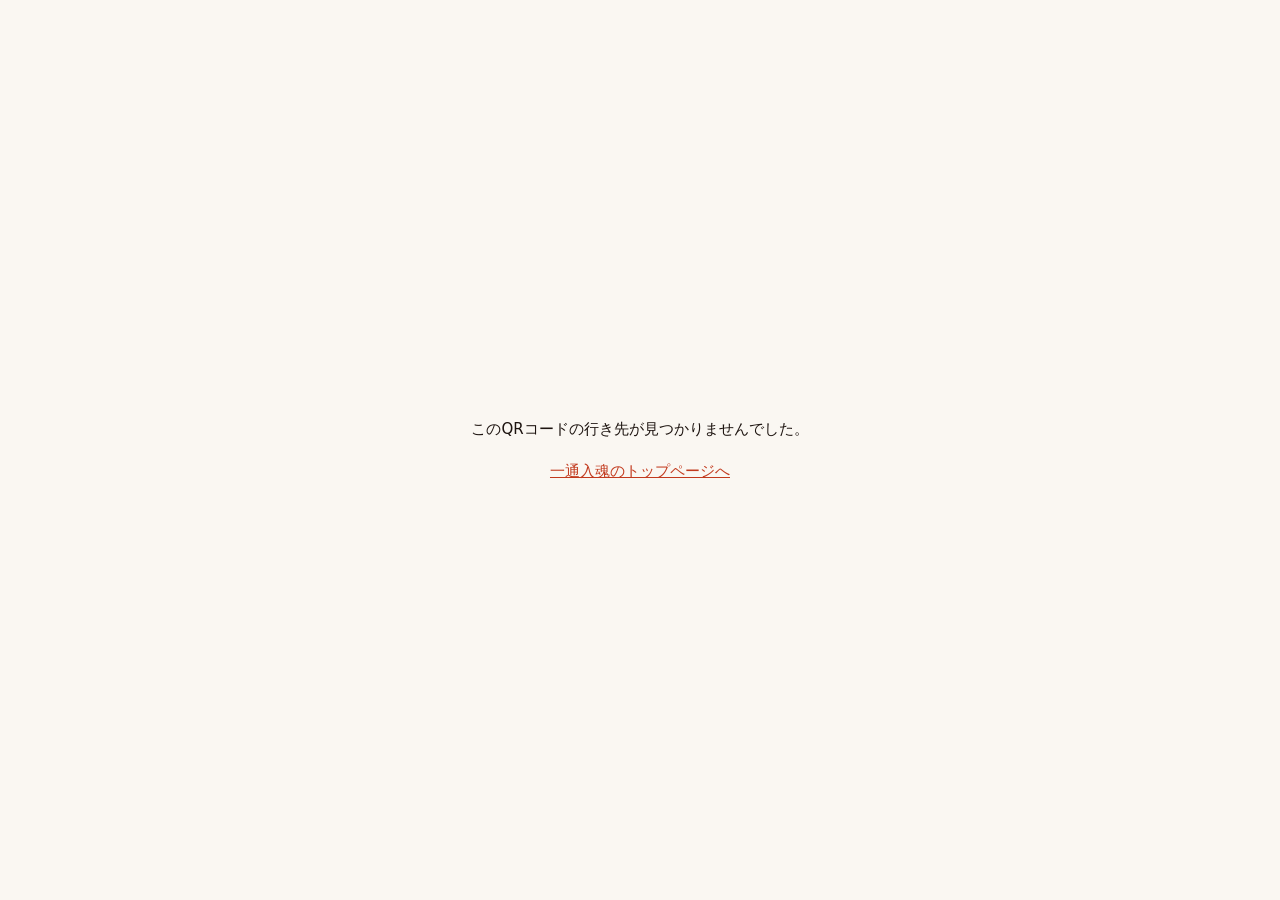
<file: r/index.html>
<!DOCTYPE html>
<html lang="ja">
<head>
<meta charset="UTF-8">
<meta name="viewport" content="width=device-width, initial-scale=1">
<meta name="robots" content="noindex, nofollow">
<title>移動しています｜一通入魂</title>
<style>
  body{margin:0;min-height:100vh;display:grid;place-items:center;background:#FAF7F2;color:#1D1410;font:500 15px/1.8 system-ui,-apple-system,"Hiragino Sans","Yu Gothic",sans-serif;text-align:center}
  main{padding:24px 16px}
  a{color:#C23A1E}
</style>
<script>
/* お客様のチラシのQRコード用の転送ページ。
   チラシのQRは https://ittsu.navolio.net/r/?c=目印 にして、ここで読み取りを1回数えてから、お客様のページへ移る。
   - 目印は英小文字・数字・-・_ の20文字まで（例：a01-a / a01-b）。集計の「経路」にこの目印で出る（stats.html）。
   - 送り比べるときは、同じ転送先に -a・-b の2つの目印を作る。
   - 転送先はここに登録したURLだけ。登録のない目印はトップに案内する（知らないサイトへは飛ばさない）。
   - 追加したら公開リポジトリへ反映する。 */
const LINKS = {
  // 'a01-a': 'https://example.co.jp/contact/',
};
(() => {
  const API = 'https://script.google.com/macros/s/AKfycbxBJRm_ohJWD63o2AXTjYe5XmsFrlkCXiPk_2QnOeM6-oOwxNugMeikpqdvQPATlssT/exec';
  const code = (new URLSearchParams(location.search).get('c') || '').toLowerCase();
  const to = /^[a-z0-9_-]{1,20}$/.test(code) && Object.prototype.hasOwnProperty.call(LINKS, code) ? LINKS[code] : '';
  window.ITTSU_R = { code, to };
  if (!to) return;
  let test = false;
  try { test = localStorage.getItem('ittsu_nocount') === '1'; } catch (e) { /* 保存できない端末はそのまま */ }
  if (!test && !navigator.webdriver) {
    let first = 1;
    try {
      const key = 'ittsu_r_' + code, today = new Date().toLocaleDateString('sv');
      first = localStorage.getItem(key) === today ? 0 : 1;
      localStorage.setItem(key, today);
    } catch (e) { /* 保存できない端末は毎回1人として数える */ }
    const body = JSON.stringify({ kind: 'hit', ev: 'pv', src: code, u: first });
    try {
      if (!(navigator.sendBeacon && navigator.sendBeacon(API, body))) {
        fetch(API, { method: 'POST', body, keepalive: true, headers: { 'Content-Type': 'text/plain;charset=utf-8' } }).catch(() => {});
      }
    } catch (e) { /* 数えられなくても移動は止めない */ }
  }
  location.replace(to);
})();
</script>
</head>
<body>
<main id="msg">
  <p>移動しています…</p>
</main>
<script>
  const m = document.getElementById('msg');
  if (window.ITTSU_R && window.ITTSU_R.to) {
    m.innerHTML = '<p>移動しています…</p><p><a id="go">自動で移動しない場合はこちら</a></p>';
    document.getElementById('go').href = window.ITTSU_R.to;
  } else {
    document.title = '行き先が見つかりません｜一通入魂';
    m.innerHTML = '<p>このQRコードの行き先が見つかりませんでした。</p><p><a href="../">一通入魂のトップページへ</a></p>';
  }
</script>
</body>
</html>
</file>
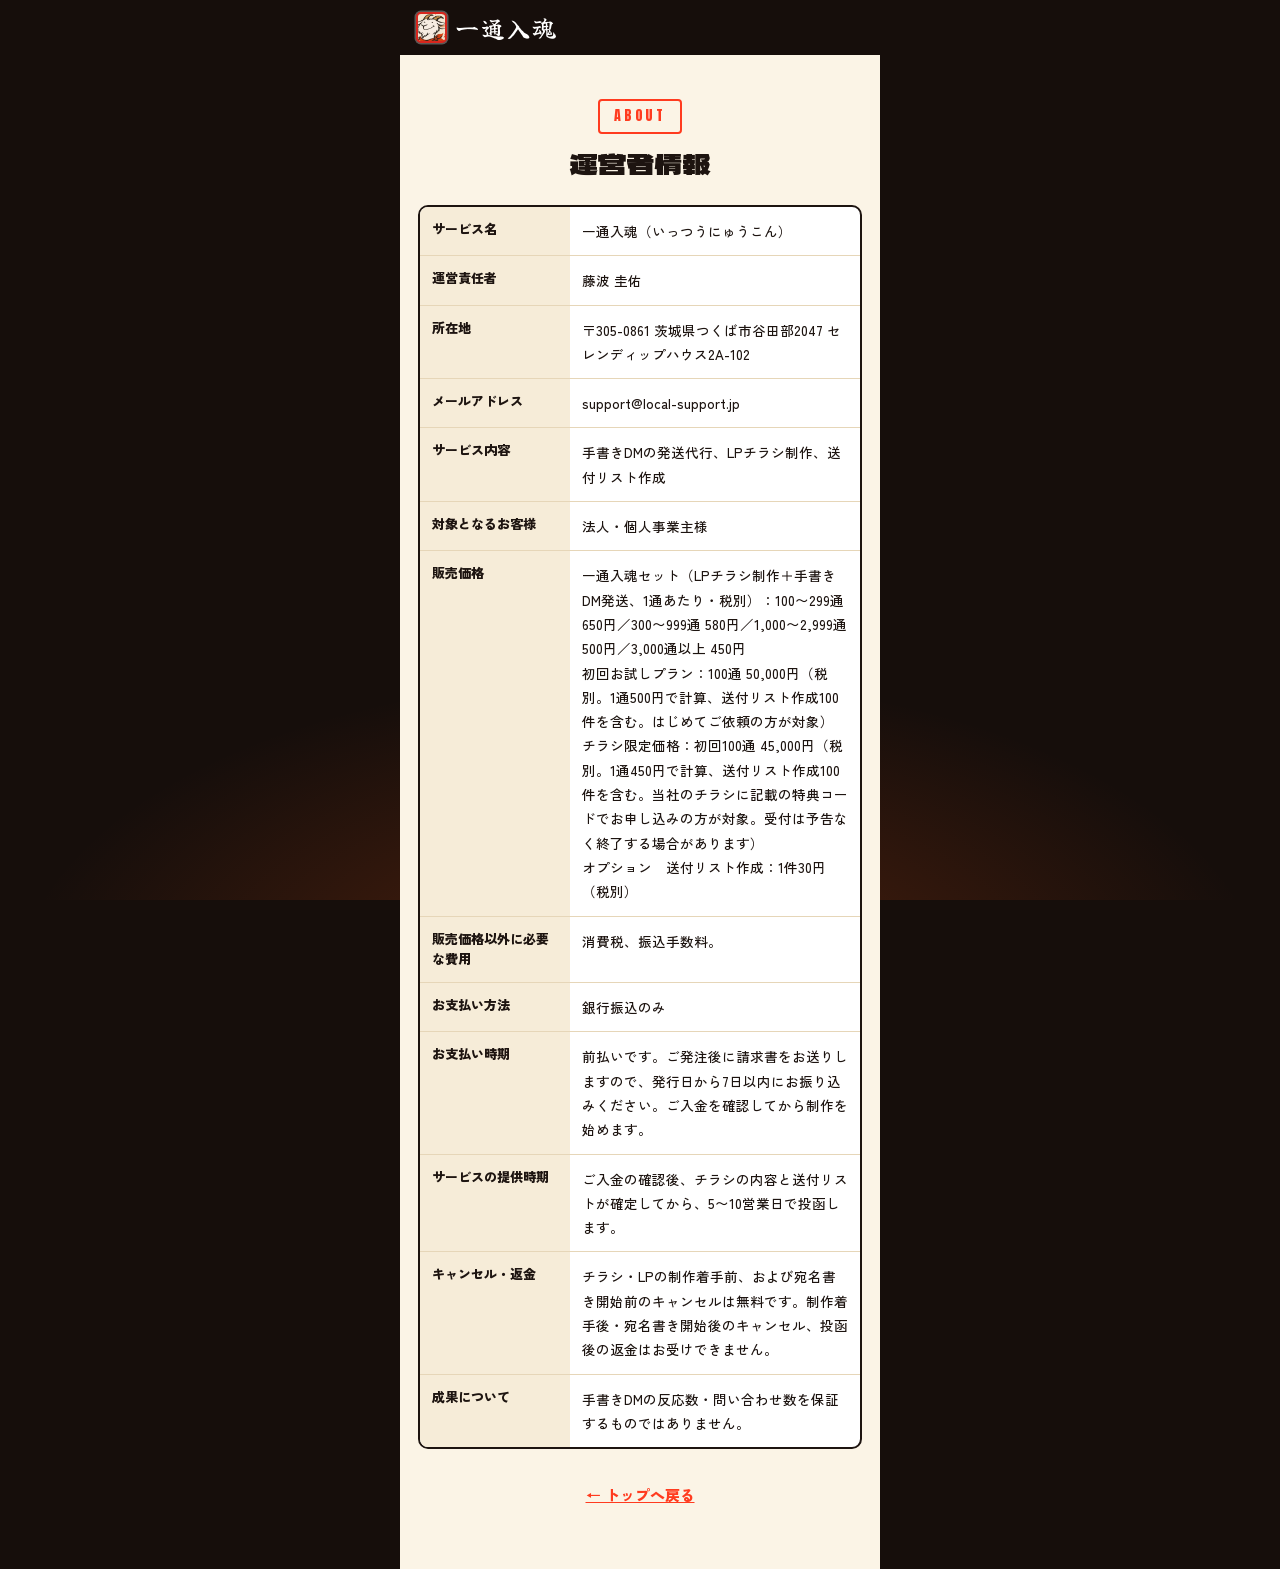
<file: operator.html>
<!DOCTYPE html>
<html lang="ja">
<head>
<meta charset="UTF-8">
<meta name="viewport" content="width=device-width, initial-scale=1, viewport-fit=cover">
<link rel="canonical" href="https://ittsu.navolio.net/operator.html">
<title>運営者情報｜一通入魂</title>
<meta name="theme-color" content="#160e0b">
<link rel="icon" href="favicon.ico" sizes="any">
<link rel="icon" type="image/png" href="assets/img/favicon-32.png">
<link rel="apple-touch-icon" href="assets/img/apple-touch-icon.png">
<link rel="preconnect" href="https://fonts.googleapis.com">
<link rel="preconnect" href="https://fonts.gstatic.com" crossorigin>
<link rel="preload" href="assets/fonts/dela.woff2?v=2" as="font" type="font/woff2" crossorigin>
<link rel="preload" href="assets/fonts/yuji.woff2" as="font" type="font/woff2" crossorigin>
<link rel="preload" href="assets/fonts/anton.woff2" as="font" type="font/woff2" crossorigin>
<!--bodyfont-->
<link rel="preload" as="style" href="https://fonts.googleapis.com/css2?family=Zen+Kaku+Gothic+New:wght@500;700;900&display=swap&text=%0A%20%21%22%23%24%25%26%27%28%29%2A%2B%2C-.%2F0123456789%3A%3B%3C%3D%3E%3F%40ABCDEFGHIJKLMNOPQRSTUVWXYZ%5B%5C%5D%5E_%60abcdefghijklmnopqrstuvwxyz%7B%7C%7D~%C2%A9%C3%97%C3%B7%E2%80%A6%E2%80%B9%E2%80%BA%E2%80%BB%E2%86%90%E2%86%91%E2%86%92%E2%86%93%E2%96%B3%E2%96%B6%E2%96%BC%E2%97%8B%E2%97%8E%E2%97%8F%E3%80%80%E3%80%81%E3%80%82%E3%80%85%E3%80%8C%E3%80%8D%E3%80%8E%E3%80%8F%E3%80%90%E3%80%91%E3%80%92%E3%80%9C%E3%81%81%E3%81%82%E3%81%83%E3%81%84%E3%81%85%E3%81%86%E3%81%87%E3%81%88%E3%81%89%E3%81%8A%E3%81%8B%E3%81%8C%E3%81%8D%E3%81%8E%E3%81%8F%E3%81%90%E3%81%91%E3%81%92%E3%81%93%E3%81%94%E3%81%95%E3%81%96%E3%81%97%E3%81%98%E3%81%99%E3%81%9A%E3%81%9B%E3%81%9C%E3%81%9D%E3%81%9E%E3%81%9F%E3%81%A0%E3%81%A1%E3%81%A2%E3%81%A3%E3%81%A4%E3%81%A5%E3%81%A6%E3%81%A7%E3%81%A8%E3%81%A9%E3%81%AA%E3%81%AB%E3%81%AC%E3%81%AD%E3%81%AE%E3%81%AF%E3%81%B0%E3%81%B1%E3%81%B2%E3%81%B3%E3%81%B4%E3%81%B5%E3%81%B6%E3%81%B7%E3%81%B8%E3%81%B9%E3%81%BA%E3%81%BB%E3%81%BC%E3%81%BD%E3%81%BE%E3%81%BF%E3%82%80%E3%82%81%E3%82%82%E3%82%83%E3%82%84%E3%82%85%E3%82%86%E3%82%87%E3%82%88%E3%82%89%E3%82%8A%E3%82%8B%E3%82%8C%E3%82%8D%E3%82%8E%E3%82%8F%E3%82%90%E3%82%91%E3%82%92%E3%82%93%E3%82%94%E3%82%95%E3%82%96%E3%82%A1%E3%82%A2%E3%82%A3%E3%82%A4%E3%82%A5%E3%82%A6%E3%82%A7%E3%82%A8%E3%82%A9%E3%82%AA%E3%82%AB%E3%82%AC%E3%82%AD%E3%82%AE%E3%82%AF%E3%82%B0%E3%82%B1%E3%82%B2%E3%82%B3%E3%82%B4%E3%82%B5%E3%82%B6%E3%82%B7%E3%82%B8%E3%82%B9%E3%82%BA%E3%82%BB%E3%82%BC%E3%82%BD%E3%82%BE%E3%82%BF%E3%83%80%E3%83%81%E3%83%82%E3%83%83%E3%83%84%E3%83%85%E3%83%86%E3%83%87%E3%83%88%E3%83%89%E3%83%8A%E3%83%8B%E3%83%8C%E3%83%8D%E3%83%8E%E3%83%8F%E3%83%90%E3%83%91%E3%83%92%E3%83%93%E3%83%94%E3%83%95%E3%83%96%E3%83%97%E3%83%98%E3%83%99%E3%83%9A%E3%83%9B%E3%83%9C%E3%83%9D%E3%83%9E%E3%83%9F%E3%83%A0%E3%83%A1%E3%83%A2%E3%83%A3%E3%83%A4%E3%83%A5%E3%83%A6%E3%83%A7%E3%83%A8%E3%83%A9%E3%83%AA%E3%83%AB%E3%83%AC%E3%83%AD%E3%83%AE%E3%83%AF%E3%83%B0%E3%83%B1%E3%83%B2%E3%83%B3%E3%83%B4%E3%83%B5%E3%83%B6%E3%83%B7%E3%83%B8%E3%83%B9%E3%83%BA%E3%83%BB%E3%83%BC%E3%8E%A1%E4%B8%80%E4%B8%87%E4%B8%88%E4%B8%89%E4%B8%8A%E4%B8%8B%E4%B8%8D%E4%B8%8E%E4%B8%A1%E4%B8%A6%E4%B8%AD%E4%B8%B8%E4%B8%BB%E4%BA%86%E4%BA%88%E4%BA%8B%E4%BA%92%E4%BA%A4%E4%BA%BA%E4%BB%8A%E4%BB%8B%E4%BB%95%E4%BB%96%E4%BB%98%E4%BB%A3%E4%BB%A4%E4%BB%A5%E4%BB%B2%E4%BB%B6%E4%BB%BB%E4%BC%81%E4%BC%91%E4%BC%9A%E4%BC%9D%E4%BC%BA%E4%BC%BC%E4%BD%8D%E4%BD%8F%E4%BD%91%E4%BD%93%E4%BD%95%E4%BD%99%E4%BD%9C%E4%BD%BF%E4%BE%8B%E4%BE%9B%E4%BE%9D%E4%BE%A1%E4%BE%BF%E4%BF%9D%E4%BF%A1%E4%BF%AE%E5%80%89%E5%80%8B%E5%80%8D%E5%80%99%E5%80%A4%E5%81%9C%E5%82%99%E5%82%AC%E5%82%B7%E5%82%BE%E5%83%8D%E5%83%8F%E5%85%83%E5%85%88%E5%85%89%E5%85%A5%E5%85%A8%E5%85%AC%E5%85%B1%E5%85%B7%E5%85%B8%E5%86%85%E5%86%86%E5%86%8D%E5%86%99%E5%87%BA%E5%87%BD%E5%88%86%E5%88%87%E5%88%9D%E5%88%A4%E5%88%A5%E5%88%A9%E5%88%B6%E5%88%B7%E5%88%BB%E5%89%87%E5%89%8A%E5%89%8D%E5%89%B2%E5%89%B5%E5%8A%9B%E5%8A%9F%E5%8A%A0%E5%8A%A9%E5%8A%B4%E5%8A%B9%E5%8B%95%E5%8B%98%E5%8B%99%E5%8B%9F%E5%8B%A4%E5%8C%96%E5%8C%BB%E5%8D%8A%E5%8D%98%E5%8D%B0%E5%8D%B4%E5%8D%B8%E5%8E%9F%E5%8E%A8%E5%8F%82%E5%8F%8D%E5%8F%8E%E5%8F%96%E5%8F%97%E5%8F%A3%E5%8F%A4%E5%8F%AF%E5%8F%B3%E5%8F%B7%E5%8F%B8%E5%90%88%E5%90%8C%E5%90%8D%E5%90%91%E5%90%AB%E5%90%B9%E5%91%8A%E5%91%B3%E5%91%BC%E5%92%8C%E5%93%81%E5%93%A1%E5%95%86%E5%95%8F%E5%96%84%E5%96%B6%E5%99%A8%E5%9B%9B%E5%9B%9E%E5%9B%B0%E5%9B%B2%E5%9B%B3%E5%9B%BA%E5%9C%8F%E5%9C%9F%E5%9C%A8%E5%9C%AD%E5%9C%B0%E5%9D%AA%E5%9E%8B%E5%9F%8E%E5%9F%9F%E5%9F%BA%E5%A0%B1%E5%A0%B4%E5%A1%97%E5%A2%97" onload="this.onload=null;this.rel='stylesheet'">
<link rel="preload" as="style" href="https://fonts.googleapis.com/css2?family=Zen+Kaku+Gothic+New:wght@500;700;900&display=swap&text=%E5%A3%81%E5%A3%AB%E5%A3%B0%E5%A3%B2%E5%A4%89%E5%A4%96%E5%A4%9A%E5%A4%9C%E5%A4%A7%E5%A4%AB%E5%A4%AE%E5%A4%B1%E5%A5%91%E5%A7%8B%E5%A7%94%E5%AD%90%E5%AD%97%E5%AD%98%E5%AE%85%E5%AE%88%E5%AE%89%E5%AE%8C%E5%AE%9A%E5%AE%9B%E5%AE%9F%E5%AE%A2%E5%AE%A4%E5%AE%B6%E5%AE%B9%E5%AF%BE%E5%B0%81%E5%B0%8E%E5%B0%8F%E5%B0%91%E5%B0%B1%E5%B1%8A%E5%B1%8B%E5%B1%B1%E5%B4%A9%E5%B7%A1%E5%B7%A5%E5%B7%A6%E5%B7%AE%E5%B8%82%E5%B8%AB%E5%B8%AD%E5%B8%AF%E5%B8%B0%E5%B8%B3%E5%B8%B8%E5%B9%B4%E5%BA%83%E5%BA%8A%E5%BA%97%E5%BA%A6%E5%BA%AB%E5%BB%B6%E5%BB%BA%E5%BC%95%E5%BC%B7%E5%BD%93%E5%BD%A2%E5%BD%B9%E5%BE%85%E5%BE%8C%E5%BE%93%E5%BE%97%E5%BF%85%E5%BF%9C%E6%80%A0%E6%80%A5%E6%80%A7%E6%82%A9%E6%83%85%E6%84%8F%E6%84%9F%E6%85%8C%E6%88%90%E6%88%92%E6%88%A6%E6%88%B8%E6%88%BB%E6%88%BF%E6%89%80%E6%89%8B%E6%89%93%E6%89%95%E6%89%B1%E6%89%BF%E6%8A%80%E6%8A%95%E6%8A%98%E6%8A%BC%E6%8B%85%E6%8B%93%E6%8B%9B%E6%8B%A1%E6%8C%81%E6%8C%87%E6%8C%AF%E6%8D%A8%E6%8E%83%E6%8E%A1%E6%8E%A2%E6%8E%A5%E6%8E%A8%E6%8F%8F%E6%8F%90%E6%8F%A1%E6%8F%BA%E6%90%BA%E6%94%AF%E6%94%B9%E6%95%B0%E6%95%B4%E6%96%87%E6%96%99%E6%96%AD%E6%96%B0%E6%96%B9%E6%96%BD%E6%97%8F%E6%97%A5%E6%98%8E%E6%99%82%E6%99%AF%E6%9B%B4%E6%9B%B8%E6%9B%BF%E6%9C%80%E6%9C%88%E6%9C%89%E6%9C%9B%E6%9C%9D%E6%9C%9F%E6%9C%A8%E6%9C%AB%E6%9C%AC%E6%9C%AD%E6%9C%BA%E6%9D%90%E6%9D%9F%E6%9D%A1%E6%9D%A5%E6%9E%90%E6%9E%9A%E6%9E%9C%E6%9E%A0%E6%9E%B6%E6%9F%94%E6%9F%BB%E6%A0%B9%E6%A0%BC%E6%A1%88%E6%A3%AE%E6%A4%9C%E6%A5%AD%E6%A5%BD%E6%A7%8B%E6%A7%98%E6%A8%99%E6%A8%A1%E6%A8%AA%E6%A9%9F%E6%AC%84%E6%AC%A1%E6%AD%A2%E6%AD%A3%E6%AD%AF%E6%AE%8B%E6%AE%B5%E6%AF%8E%E6%AF%94%E6%B0%8F%E6%B0%97%E6%B0%B4%E6%B1%82%E6%B1%BA%E6%B3%81%E6%B3%95%E6%B3%A2%E6%B3%A8%E6%B4%8B%E6%B4%BB%E6%B5%81%E6%B5%AE%E6%B6%88%E6%B8%85%E6%B8%88%E6%B8%9B%E6%B8%A1%E6%B8%AC%E6%B9%AF%E6%BA%96%E6%BB%91%E6%BC%8F%E6%BF%83%E7%81%AB%E7%81%AF%E7%82%8E%E7%82%AD%E7%82%B9%E7%84%A1%E7%85%A7%E7%89%A9%E7%89%B9%E7%8A%B6%E7%8B%99%E7%8B%AD%E7%8D%B2%E7%8E%87%E7%8F%BE%E7%90%86%E7%94%9F%E7%94%A3%E7%94%A8%E7%94%B0%E7%94%B1%E7%94%B3%E7%94%BB%E7%95%99%E7%95%AA%E7%99%82%E7%99%BA%E7%99%BB%E7%99%BD%E7%9A%84%E7%9B%8A%E7%9B%A3%E7%9B%AE%E7%9B%B4%E7%9B%B8%E7%9C%8C%E7%9C%9F%E7%9C%A0%E7%9D%80%E7%9D%A3%E7%9E%AC%E7%9F%A2%E7%9F%A5%E7%A0%94%E7%A2%BA%E7%A3%A8%E7%A4%BA%E7%A4%BE%E7%A5%A8%E7%A7%91%E7%A7%92%E7%A7%BB%E7%A8%8B%E7%A8%8E%E7%A8%AE%E7%A8%BF%E7%A9%8D%E7%A9%BA%E7%AA%93%E7%AB%8B%E7%AB%A0%E7%AB%AF%E7%AC%91%E7%AC%AC%E7%AD%86%E7%AD%89%E7%AD%92%E7%AD%94%E7%AD%96%E7%AE%8B%E7%AE%97%E7%AE%A1%E7%AE%B1%E7%AF%80%E7%AF%84%E7%AF%89%E7%B2%89%E7%B4%84%E7%B4%99%E7%B4%9B%E7%B4%A0%E7%B4%A2%E7%B4%B0%E7%B4%B9%E7%B5%82%E7%B5%84%E7%B5%8C%E7%B5%90%E7%B5%9E%E7%B5%A1%E7%B5%A6%E7%B5%B6%E7%B6%99%E7%B6%9A%E7%B7%8F%E7%B7%92%E7%B7%A0%E7%B7%B4%E7%B8%81%E7%B8%A6%E7%B8%BE%E7%B9%B0%E7%BD%AE%E7%BF%8C%E7%BF%92%E8%80%83%E8%80%85%E8%80%97%E8%81%9E%E8%81%B7%E8%82%89%E8%82%B2%E8%83%8C%E8%83%BD%E8%87%AA%E8%88%97%E8%89%B2%E8%8B%A6%E8%8C%A8%E8%8F%9C%E8%90%BD%E8%91%89%E8%96%A6%E8%97%A4%E8%A1%8C%E8%A1%93%E8%A1%A8%E8%A3%81%E8%A3%85%E8%A3%8F%E8%A3%9C%E8%A3%BD%E8%A4%87%E8%A6%81%E8%A6%8B%E8%A6%8F%E8%A6%A7%E8%A7%92%E8%A7%A3%E8%A8%80%E8%A8%82%E8%A8%88%E8%A8%97%E8%A8%98%E8%A8%AA%E8%A8%AD%E8%A8%BA%E8%A8%BC%E8%A9%95%E8%A9%A6%E8%A9%B1%E8%AA%8D%E8%AA%9E%E8%AA%AC%E8%AA%AD%E8%AA%B0%E8%AA%B2%E8%AA%BF%E8%AB%87%E8%AB%8B%E8%AB%96%E8%AC%9B%E8%AD%98%E8%AD%A6%E8%AD%B0%E8%B0%B7%E8%B1%A1%E8%B2%A0%E8%B2%A9%E8%B2%AC%E8%B2%B7%E8%B2%BB%E8%B3%87%E8%B3%AA%E8%B5%A4%E8%B6%85%E8%B6%B3%E8%B7%AF%E8%B7%B3%E8%BA%AB%E8%BC%83%E8%BC%89%E8%BE%9E%E8%BE%BC%E8%BF%91%E8%BF%94%E8%BF%B7%E8%BF%BD%E9%80%80%E9%80%81%E9%80%94%E9%80%9A%E9%80%9F%E9%80%A0%E9%80%A3%E9%80%B1%E9%80%B2%E9%81%85%E9%81%8B%E9%81%8E%E9%81%94%E9%81%95%E9%81%A9%E9%81%B8%E9%82%AA%E9%83%A8%E9%83%B5%E9%85%8D%E9%85%AC%E9%87%8D%E9%87%8E%E9%87%8F%E9%87%91%E9%8A%80%E9%8C%B2%E9%95%B7%E9%96%89%E9%96%8B%E9%96%93%E9%96%A2%E9%96%B2%E9%98%B2%E9%99%90%E9%99%A2%E9%99%A4%E9%99%BA%E9%9A%9B%E9%9A%A0%E9%9B%86%E9%9B%87%E9%9B%91%E9%9B%BB%E9%9D%A2%E9%9F%BF%E9%A0%85%E9%A0%86%E9%A0%88%E9%A0%90%E9%A0%98%E9%A0%BC%E9%A1%8C%E9%A1%8D%E9%A1%94%E9%A1%98%E9%A1%9E%E9%A1%A7%E9%A2%A8%E9%A3%9F%E9%A3%B2%E9%A8%93%E9%AB%98%E9%AD%82%E9%AD%94%E9%AD%9A%E9%AE%AE%E9%BB%92%EF%BC%81%EF%BC%85%EF%BC%88%EF%BC%89%EF%BC%8B%EF%BC%8D%EF%BC%8F%EF%BC%9A%EF%BC%9D%EF%BC%9F%EF%BD%9C%EF%BF%A5" onload="this.onload=null;this.rel='stylesheet'">
<noscript><link rel="stylesheet" href="https://fonts.googleapis.com/css2?family=Zen+Kaku+Gothic+New:wght@500;700;900&display=swap&text=%0A%20%21%22%23%24%25%26%27%28%29%2A%2B%2C-.%2F0123456789%3A%3B%3C%3D%3E%3F%40ABCDEFGHIJKLMNOPQRSTUVWXYZ%5B%5C%5D%5E_%60abcdefghijklmnopqrstuvwxyz%7B%7C%7D~%C2%A9%C3%97%C3%B7%E2%80%A6%E2%80%B9%E2%80%BA%E2%80%BB%E2%86%90%E2%86%91%E2%86%92%E2%86%93%E2%96%B3%E2%96%B6%E2%96%BC%E2%97%8B%E2%97%8E%E2%97%8F%E3%80%80%E3%80%81%E3%80%82%E3%80%85%E3%80%8C%E3%80%8D%E3%80%8E%E3%80%8F%E3%80%90%E3%80%91%E3%80%92%E3%80%9C%E3%81%81%E3%81%82%E3%81%83%E3%81%84%E3%81%85%E3%81%86%E3%81%87%E3%81%88%E3%81%89%E3%81%8A%E3%81%8B%E3%81%8C%E3%81%8D%E3%81%8E%E3%81%8F%E3%81%90%E3%81%91%E3%81%92%E3%81%93%E3%81%94%E3%81%95%E3%81%96%E3%81%97%E3%81%98%E3%81%99%E3%81%9A%E3%81%9B%E3%81%9C%E3%81%9D%E3%81%9E%E3%81%9F%E3%81%A0%E3%81%A1%E3%81%A2%E3%81%A3%E3%81%A4%E3%81%A5%E3%81%A6%E3%81%A7%E3%81%A8%E3%81%A9%E3%81%AA%E3%81%AB%E3%81%AC%E3%81%AD%E3%81%AE%E3%81%AF%E3%81%B0%E3%81%B1%E3%81%B2%E3%81%B3%E3%81%B4%E3%81%B5%E3%81%B6%E3%81%B7%E3%81%B8%E3%81%B9%E3%81%BA%E3%81%BB%E3%81%BC%E3%81%BD%E3%81%BE%E3%81%BF%E3%82%80%E3%82%81%E3%82%82%E3%82%83%E3%82%84%E3%82%85%E3%82%86%E3%82%87%E3%82%88%E3%82%89%E3%82%8A%E3%82%8B%E3%82%8C%E3%82%8D%E3%82%8E%E3%82%8F%E3%82%90%E3%82%91%E3%82%92%E3%82%93%E3%82%94%E3%82%95%E3%82%96%E3%82%A1%E3%82%A2%E3%82%A3%E3%82%A4%E3%82%A5%E3%82%A6%E3%82%A7%E3%82%A8%E3%82%A9%E3%82%AA%E3%82%AB%E3%82%AC%E3%82%AD%E3%82%AE%E3%82%AF%E3%82%B0%E3%82%B1%E3%82%B2%E3%82%B3%E3%82%B4%E3%82%B5%E3%82%B6%E3%82%B7%E3%82%B8%E3%82%B9%E3%82%BA%E3%82%BB%E3%82%BC%E3%82%BD%E3%82%BE%E3%82%BF%E3%83%80%E3%83%81%E3%83%82%E3%83%83%E3%83%84%E3%83%85%E3%83%86%E3%83%87%E3%83%88%E3%83%89%E3%83%8A%E3%83%8B%E3%83%8C%E3%83%8D%E3%83%8E%E3%83%8F%E3%83%90%E3%83%91%E3%83%92%E3%83%93%E3%83%94%E3%83%95%E3%83%96%E3%83%97%E3%83%98%E3%83%99%E3%83%9A%E3%83%9B%E3%83%9C%E3%83%9D%E3%83%9E%E3%83%9F%E3%83%A0%E3%83%A1%E3%83%A2%E3%83%A3%E3%83%A4%E3%83%A5%E3%83%A6%E3%83%A7%E3%83%A8%E3%83%A9%E3%83%AA%E3%83%AB%E3%83%AC%E3%83%AD%E3%83%AE%E3%83%AF%E3%83%B0%E3%83%B1%E3%83%B2%E3%83%B3%E3%83%B4%E3%83%B5%E3%83%B6%E3%83%B7%E3%83%B8%E3%83%B9%E3%83%BA%E3%83%BB%E3%83%BC%E3%8E%A1%E4%B8%80%E4%B8%87%E4%B8%88%E4%B8%89%E4%B8%8A%E4%B8%8B%E4%B8%8D%E4%B8%8E%E4%B8%A1%E4%B8%A6%E4%B8%AD%E4%B8%B8%E4%B8%BB%E4%BA%86%E4%BA%88%E4%BA%8B%E4%BA%92%E4%BA%A4%E4%BA%BA%E4%BB%8A%E4%BB%8B%E4%BB%95%E4%BB%96%E4%BB%98%E4%BB%A3%E4%BB%A4%E4%BB%A5%E4%BB%B2%E4%BB%B6%E4%BB%BB%E4%BC%81%E4%BC%91%E4%BC%9A%E4%BC%9D%E4%BC%BA%E4%BC%BC%E4%BD%8D%E4%BD%8F%E4%BD%91%E4%BD%93%E4%BD%95%E4%BD%99%E4%BD%9C%E4%BD%BF%E4%BE%8B%E4%BE%9B%E4%BE%9D%E4%BE%A1%E4%BE%BF%E4%BF%9D%E4%BF%A1%E4%BF%AE%E5%80%89%E5%80%8B%E5%80%8D%E5%80%99%E5%80%A4%E5%81%9C%E5%82%99%E5%82%AC%E5%82%B7%E5%82%BE%E5%83%8D%E5%83%8F%E5%85%83%E5%85%88%E5%85%89%E5%85%A5%E5%85%A8%E5%85%AC%E5%85%B1%E5%85%B7%E5%85%B8%E5%86%85%E5%86%86%E5%86%8D%E5%86%99%E5%87%BA%E5%87%BD%E5%88%86%E5%88%87%E5%88%9D%E5%88%A4%E5%88%A5%E5%88%A9%E5%88%B6%E5%88%B7%E5%88%BB%E5%89%87%E5%89%8A%E5%89%8D%E5%89%B2%E5%89%B5%E5%8A%9B%E5%8A%9F%E5%8A%A0%E5%8A%A9%E5%8A%B4%E5%8A%B9%E5%8B%95%E5%8B%98%E5%8B%99%E5%8B%9F%E5%8B%A4%E5%8C%96%E5%8C%BB%E5%8D%8A%E5%8D%98%E5%8D%B0%E5%8D%B4%E5%8D%B8%E5%8E%9F%E5%8E%A8%E5%8F%82%E5%8F%8D%E5%8F%8E%E5%8F%96%E5%8F%97%E5%8F%A3%E5%8F%A4%E5%8F%AF%E5%8F%B3%E5%8F%B7%E5%8F%B8%E5%90%88%E5%90%8C%E5%90%8D%E5%90%91%E5%90%AB%E5%90%B9%E5%91%8A%E5%91%B3%E5%91%BC%E5%92%8C%E5%93%81%E5%93%A1%E5%95%86%E5%95%8F%E5%96%84%E5%96%B6%E5%99%A8%E5%9B%9B%E5%9B%9E%E5%9B%B0%E5%9B%B2%E5%9B%B3%E5%9B%BA%E5%9C%8F%E5%9C%9F%E5%9C%A8%E5%9C%AD%E5%9C%B0%E5%9D%AA%E5%9E%8B%E5%9F%8E%E5%9F%9F%E5%9F%BA%E5%A0%B1%E5%A0%B4%E5%A1%97%E5%A2%97"><link rel="stylesheet" href="https://fonts.googleapis.com/css2?family=Zen+Kaku+Gothic+New:wght@500;700;900&display=swap&text=%E5%A3%81%E5%A3%AB%E5%A3%B0%E5%A3%B2%E5%A4%89%E5%A4%96%E5%A4%9A%E5%A4%9C%E5%A4%A7%E5%A4%AB%E5%A4%AE%E5%A4%B1%E5%A5%91%E5%A7%8B%E5%A7%94%E5%AD%90%E5%AD%97%E5%AD%98%E5%AE%85%E5%AE%88%E5%AE%89%E5%AE%8C%E5%AE%9A%E5%AE%9B%E5%AE%9F%E5%AE%A2%E5%AE%A4%E5%AE%B6%E5%AE%B9%E5%AF%BE%E5%B0%81%E5%B0%8E%E5%B0%8F%E5%B0%91%E5%B0%B1%E5%B1%8A%E5%B1%8B%E5%B1%B1%E5%B4%A9%E5%B7%A1%E5%B7%A5%E5%B7%A6%E5%B7%AE%E5%B8%82%E5%B8%AB%E5%B8%AD%E5%B8%AF%E5%B8%B0%E5%B8%B3%E5%B8%B8%E5%B9%B4%E5%BA%83%E5%BA%8A%E5%BA%97%E5%BA%A6%E5%BA%AB%E5%BB%B6%E5%BB%BA%E5%BC%95%E5%BC%B7%E5%BD%93%E5%BD%A2%E5%BD%B9%E5%BE%85%E5%BE%8C%E5%BE%93%E5%BE%97%E5%BF%85%E5%BF%9C%E6%80%A0%E6%80%A5%E6%80%A7%E6%82%A9%E6%83%85%E6%84%8F%E6%84%9F%E6%85%8C%E6%88%90%E6%88%92%E6%88%A6%E6%88%B8%E6%88%BB%E6%88%BF%E6%89%80%E6%89%8B%E6%89%93%E6%89%95%E6%89%B1%E6%89%BF%E6%8A%80%E6%8A%95%E6%8A%98%E6%8A%BC%E6%8B%85%E6%8B%93%E6%8B%9B%E6%8B%A1%E6%8C%81%E6%8C%87%E6%8C%AF%E6%8D%A8%E6%8E%83%E6%8E%A1%E6%8E%A2%E6%8E%A5%E6%8E%A8%E6%8F%8F%E6%8F%90%E6%8F%A1%E6%8F%BA%E6%90%BA%E6%94%AF%E6%94%B9%E6%95%B0%E6%95%B4%E6%96%87%E6%96%99%E6%96%AD%E6%96%B0%E6%96%B9%E6%96%BD%E6%97%8F%E6%97%A5%E6%98%8E%E6%99%82%E6%99%AF%E6%9B%B4%E6%9B%B8%E6%9B%BF%E6%9C%80%E6%9C%88%E6%9C%89%E6%9C%9B%E6%9C%9D%E6%9C%9F%E6%9C%A8%E6%9C%AB%E6%9C%AC%E6%9C%AD%E6%9C%BA%E6%9D%90%E6%9D%9F%E6%9D%A1%E6%9D%A5%E6%9E%90%E6%9E%9A%E6%9E%9C%E6%9E%A0%E6%9E%B6%E6%9F%94%E6%9F%BB%E6%A0%B9%E6%A0%BC%E6%A1%88%E6%A3%AE%E6%A4%9C%E6%A5%AD%E6%A5%BD%E6%A7%8B%E6%A7%98%E6%A8%99%E6%A8%A1%E6%A8%AA%E6%A9%9F%E6%AC%84%E6%AC%A1%E6%AD%A2%E6%AD%A3%E6%AD%AF%E6%AE%8B%E6%AE%B5%E6%AF%8E%E6%AF%94%E6%B0%8F%E6%B0%97%E6%B0%B4%E6%B1%82%E6%B1%BA%E6%B3%81%E6%B3%95%E6%B3%A2%E6%B3%A8%E6%B4%8B%E6%B4%BB%E6%B5%81%E6%B5%AE%E6%B6%88%E6%B8%85%E6%B8%88%E6%B8%9B%E6%B8%A1%E6%B8%AC%E6%B9%AF%E6%BA%96%E6%BB%91%E6%BC%8F%E6%BF%83%E7%81%AB%E7%81%AF%E7%82%8E%E7%82%AD%E7%82%B9%E7%84%A1%E7%85%A7%E7%89%A9%E7%89%B9%E7%8A%B6%E7%8B%99%E7%8B%AD%E7%8D%B2%E7%8E%87%E7%8F%BE%E7%90%86%E7%94%9F%E7%94%A3%E7%94%A8%E7%94%B0%E7%94%B1%E7%94%B3%E7%94%BB%E7%95%99%E7%95%AA%E7%99%82%E7%99%BA%E7%99%BB%E7%99%BD%E7%9A%84%E7%9B%8A%E7%9B%A3%E7%9B%AE%E7%9B%B4%E7%9B%B8%E7%9C%8C%E7%9C%9F%E7%9C%A0%E7%9D%80%E7%9D%A3%E7%9E%AC%E7%9F%A2%E7%9F%A5%E7%A0%94%E7%A2%BA%E7%A3%A8%E7%A4%BA%E7%A4%BE%E7%A5%A8%E7%A7%91%E7%A7%92%E7%A7%BB%E7%A8%8B%E7%A8%8E%E7%A8%AE%E7%A8%BF%E7%A9%8D%E7%A9%BA%E7%AA%93%E7%AB%8B%E7%AB%A0%E7%AB%AF%E7%AC%91%E7%AC%AC%E7%AD%86%E7%AD%89%E7%AD%92%E7%AD%94%E7%AD%96%E7%AE%8B%E7%AE%97%E7%AE%A1%E7%AE%B1%E7%AF%80%E7%AF%84%E7%AF%89%E7%B2%89%E7%B4%84%E7%B4%99%E7%B4%9B%E7%B4%A0%E7%B4%A2%E7%B4%B0%E7%B4%B9%E7%B5%82%E7%B5%84%E7%B5%8C%E7%B5%90%E7%B5%9E%E7%B5%A1%E7%B5%A6%E7%B5%B6%E7%B6%99%E7%B6%9A%E7%B7%8F%E7%B7%92%E7%B7%A0%E7%B7%B4%E7%B8%81%E7%B8%A6%E7%B8%BE%E7%B9%B0%E7%BD%AE%E7%BF%8C%E7%BF%92%E8%80%83%E8%80%85%E8%80%97%E8%81%9E%E8%81%B7%E8%82%89%E8%82%B2%E8%83%8C%E8%83%BD%E8%87%AA%E8%88%97%E8%89%B2%E8%8B%A6%E8%8C%A8%E8%8F%9C%E8%90%BD%E8%91%89%E8%96%A6%E8%97%A4%E8%A1%8C%E8%A1%93%E8%A1%A8%E8%A3%81%E8%A3%85%E8%A3%8F%E8%A3%9C%E8%A3%BD%E8%A4%87%E8%A6%81%E8%A6%8B%E8%A6%8F%E8%A6%A7%E8%A7%92%E8%A7%A3%E8%A8%80%E8%A8%82%E8%A8%88%E8%A8%97%E8%A8%98%E8%A8%AA%E8%A8%AD%E8%A8%BA%E8%A8%BC%E8%A9%95%E8%A9%A6%E8%A9%B1%E8%AA%8D%E8%AA%9E%E8%AA%AC%E8%AA%AD%E8%AA%B0%E8%AA%B2%E8%AA%BF%E8%AB%87%E8%AB%8B%E8%AB%96%E8%AC%9B%E8%AD%98%E8%AD%A6%E8%AD%B0%E8%B0%B7%E8%B1%A1%E8%B2%A0%E8%B2%A9%E8%B2%AC%E8%B2%B7%E8%B2%BB%E8%B3%87%E8%B3%AA%E8%B5%A4%E8%B6%85%E8%B6%B3%E8%B7%AF%E8%B7%B3%E8%BA%AB%E8%BC%83%E8%BC%89%E8%BE%9E%E8%BE%BC%E8%BF%91%E8%BF%94%E8%BF%B7%E8%BF%BD%E9%80%80%E9%80%81%E9%80%94%E9%80%9A%E9%80%9F%E9%80%A0%E9%80%A3%E9%80%B1%E9%80%B2%E9%81%85%E9%81%8B%E9%81%8E%E9%81%94%E9%81%95%E9%81%A9%E9%81%B8%E9%82%AA%E9%83%A8%E9%83%B5%E9%85%8D%E9%85%AC%E9%87%8D%E9%87%8E%E9%87%8F%E9%87%91%E9%8A%80%E9%8C%B2%E9%95%B7%E9%96%89%E9%96%8B%E9%96%93%E9%96%A2%E9%96%B2%E9%98%B2%E9%99%90%E9%99%A2%E9%99%A4%E9%99%BA%E9%9A%9B%E9%9A%A0%E9%9B%86%E9%9B%87%E9%9B%91%E9%9B%BB%E9%9D%A2%E9%9F%BF%E9%A0%85%E9%A0%86%E9%A0%88%E9%A0%90%E9%A0%98%E9%A0%BC%E9%A1%8C%E9%A1%8D%E9%A1%94%E9%A1%98%E9%A1%9E%E9%A1%A7%E9%A2%A8%E9%A3%9F%E9%A3%B2%E9%A8%93%E9%AB%98%E9%AD%82%E9%AD%94%E9%AD%9A%E9%AE%AE%E9%BB%92%EF%BC%81%EF%BC%85%EF%BC%88%EF%BC%89%EF%BC%8B%EF%BC%8D%EF%BC%8F%EF%BC%9A%EF%BC%9D%EF%BC%9F%EF%BD%9C%EF%BF%A5"></noscript>
<!--/bodyfont-->
<link rel="stylesheet" href="assets/lp.css?v=36">
<link rel="stylesheet" href="assets/sub.css">
</head>
<body>
<div class="sub washi">
  <header class="hd"><a class="logo" href="index.html"><span class="logo__mark" aria-hidden="true"></span>一通入魂</a></header>
  <main class="doc">
    <p class="eyebrow">ABOUT</p>
    <h1>運営者情報</h1>
    <dl>
      <div><dt>サービス名</dt><dd>一通入魂（いっつうにゅうこん）</dd></div>
      <div><dt>運営責任者</dt><dd>藤波 圭佑</dd></div>
      <div><dt>所在地</dt><dd>〒305-0861 茨城県つくば市谷田部2047 セレンディップハウス2A-102</dd></div>
      <div><dt>メールアドレス</dt><dd>support@local-support.jp</dd></div>
      <div><dt>サービス内容</dt><dd>手書きDMの発送代行、LPチラシ制作、送付リスト作成</dd></div>
      <div><dt>対象となるお客様</dt><dd>法人・個人事業主様</dd></div>
      <div><dt>販売価格</dt><dd>
        一通入魂セット（LPチラシ制作＋手書きDM発送、1通あたり・税別）：100〜299通 650円／300〜999通 580円／1,000〜2,999通 500円／3,000通以上 450円<br>
        初回お試しプラン：100通 50,000円（税別。1通500円で計算、送付リスト作成100件を含む。はじめてご依頼の方が対象）<br>
        チラシ限定価格：初回100通 45,000円（税別。1通450円で計算、送付リスト作成100件を含む。当社のチラシに記載の特典コードでお申し込みの方が対象。受付は予告なく終了する場合があります）<br>
        オプション　送付リスト作成：1件30円（税別）</dd></div>
      <div><dt>販売価格以外に必要な費用</dt><dd>消費税、振込手数料。</dd></div>
      <div><dt>お支払い方法</dt><dd>銀行振込のみ</dd></div>
      <div><dt>お支払い時期</dt><dd>前払いです。ご発注後に請求書をお送りしますので、発行日から7日以内にお振り込みください。ご入金を確認してから制作を始めます。</dd></div>
      <div><dt>サービスの提供時期</dt><dd>ご入金の確認後、チラシの内容と送付リストが確定してから、5〜10営業日で投函します。</dd></div>
      <div><dt>キャンセル・返金</dt><dd>チラシ・LPの制作着手前、および宛名書き開始前のキャンセルは無料です。制作着手後・宛名書き開始後のキャンセル、投函後の返金はお受けできません。</dd></div>
      <div><dt>成果について</dt><dd>手書きDMの反応数・問い合わせ数を保証するものではありません。</dd></div>
    </dl>
    <a class="back" href="index.html">← トップへ戻る</a>
  </main>
</div>
</body>
</html>
</file>
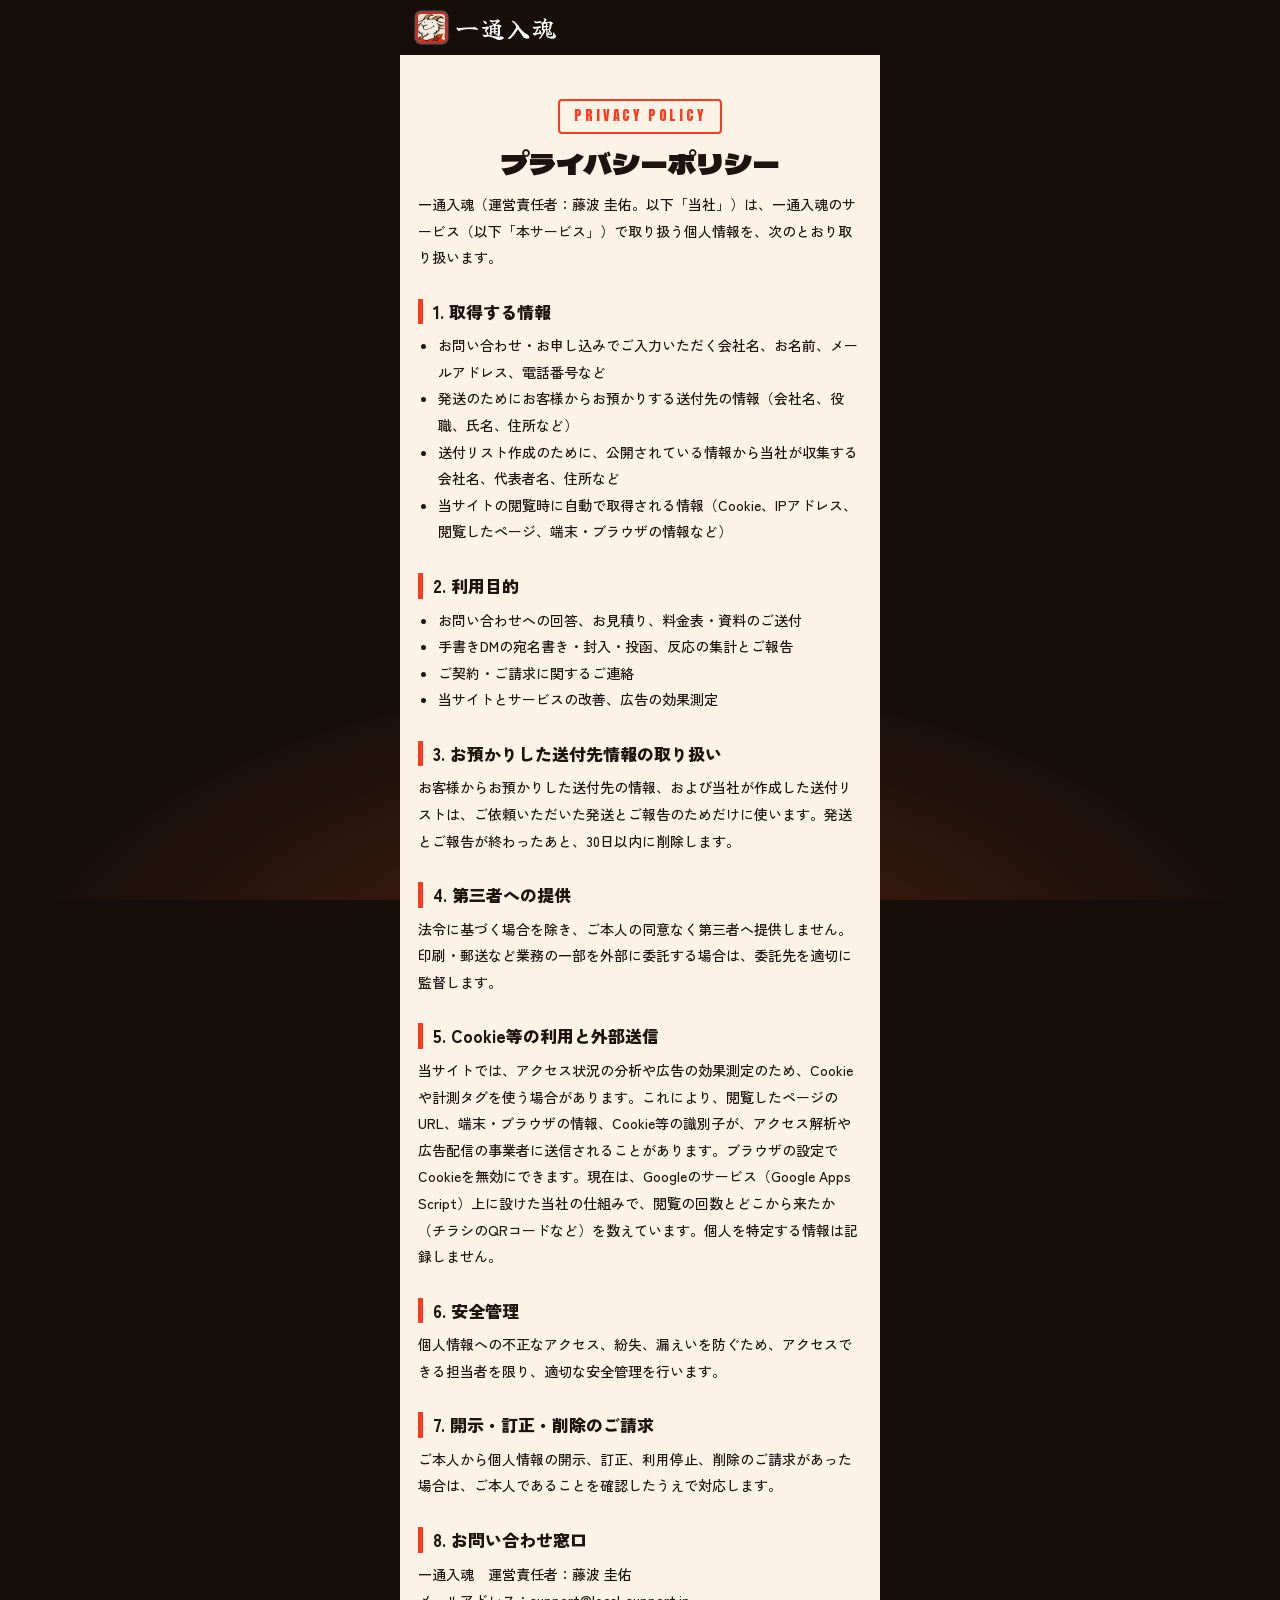
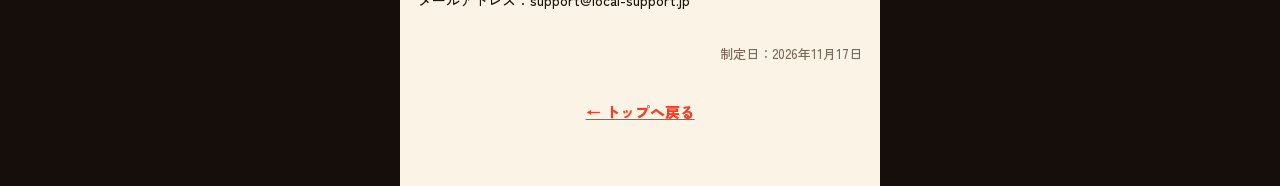
<file: privacy.html>
<!DOCTYPE html>
<html lang="ja">
<head>
<meta charset="UTF-8">
<meta name="viewport" content="width=device-width, initial-scale=1, viewport-fit=cover">
<link rel="canonical" href="https://ittsu.navolio.net/privacy.html">
<title>プライバシーポリシー｜一通入魂</title>
<meta name="theme-color" content="#160e0b">
<link rel="icon" href="favicon.ico" sizes="any">
<link rel="icon" type="image/png" href="assets/img/favicon-32.png">
<link rel="apple-touch-icon" href="assets/img/apple-touch-icon.png">
<link rel="preconnect" href="https://fonts.googleapis.com">
<link rel="preconnect" href="https://fonts.gstatic.com" crossorigin>
<link rel="preload" href="assets/fonts/dela.woff2?v=2" as="font" type="font/woff2" crossorigin>
<link rel="preload" href="assets/fonts/yuji.woff2" as="font" type="font/woff2" crossorigin>
<link rel="preload" href="assets/fonts/anton.woff2" as="font" type="font/woff2" crossorigin>
<!--bodyfont-->
<link rel="preload" as="style" href="https://fonts.googleapis.com/css2?family=Zen+Kaku+Gothic+New:wght@500;700;900&display=swap&text=%0A%20%21%22%23%24%25%26%27%28%29%2A%2B%2C-.%2F0123456789%3A%3B%3C%3D%3E%3F%40ABCDEFGHIJKLMNOPQRSTUVWXYZ%5B%5C%5D%5E_%60abcdefghijklmnopqrstuvwxyz%7B%7C%7D~%C2%A9%C3%97%C3%B7%E2%80%A6%E2%80%B9%E2%80%BA%E2%80%BB%E2%86%90%E2%86%91%E2%86%92%E2%86%93%E2%96%B3%E2%96%B6%E2%96%BC%E2%97%8B%E2%97%8E%E2%97%8F%E3%80%80%E3%80%81%E3%80%82%E3%80%85%E3%80%8C%E3%80%8D%E3%80%8E%E3%80%8F%E3%80%90%E3%80%91%E3%80%92%E3%80%9C%E3%81%81%E3%81%82%E3%81%83%E3%81%84%E3%81%85%E3%81%86%E3%81%87%E3%81%88%E3%81%89%E3%81%8A%E3%81%8B%E3%81%8C%E3%81%8D%E3%81%8E%E3%81%8F%E3%81%90%E3%81%91%E3%81%92%E3%81%93%E3%81%94%E3%81%95%E3%81%96%E3%81%97%E3%81%98%E3%81%99%E3%81%9A%E3%81%9B%E3%81%9C%E3%81%9D%E3%81%9E%E3%81%9F%E3%81%A0%E3%81%A1%E3%81%A2%E3%81%A3%E3%81%A4%E3%81%A5%E3%81%A6%E3%81%A7%E3%81%A8%E3%81%A9%E3%81%AA%E3%81%AB%E3%81%AC%E3%81%AD%E3%81%AE%E3%81%AF%E3%81%B0%E3%81%B1%E3%81%B2%E3%81%B3%E3%81%B4%E3%81%B5%E3%81%B6%E3%81%B7%E3%81%B8%E3%81%B9%E3%81%BA%E3%81%BB%E3%81%BC%E3%81%BD%E3%81%BE%E3%81%BF%E3%82%80%E3%82%81%E3%82%82%E3%82%83%E3%82%84%E3%82%85%E3%82%86%E3%82%87%E3%82%88%E3%82%89%E3%82%8A%E3%82%8B%E3%82%8C%E3%82%8D%E3%82%8E%E3%82%8F%E3%82%90%E3%82%91%E3%82%92%E3%82%93%E3%82%94%E3%82%95%E3%82%96%E3%82%A1%E3%82%A2%E3%82%A3%E3%82%A4%E3%82%A5%E3%82%A6%E3%82%A7%E3%82%A8%E3%82%A9%E3%82%AA%E3%82%AB%E3%82%AC%E3%82%AD%E3%82%AE%E3%82%AF%E3%82%B0%E3%82%B1%E3%82%B2%E3%82%B3%E3%82%B4%E3%82%B5%E3%82%B6%E3%82%B7%E3%82%B8%E3%82%B9%E3%82%BA%E3%82%BB%E3%82%BC%E3%82%BD%E3%82%BE%E3%82%BF%E3%83%80%E3%83%81%E3%83%82%E3%83%83%E3%83%84%E3%83%85%E3%83%86%E3%83%87%E3%83%88%E3%83%89%E3%83%8A%E3%83%8B%E3%83%8C%E3%83%8D%E3%83%8E%E3%83%8F%E3%83%90%E3%83%91%E3%83%92%E3%83%93%E3%83%94%E3%83%95%E3%83%96%E3%83%97%E3%83%98%E3%83%99%E3%83%9A%E3%83%9B%E3%83%9C%E3%83%9D%E3%83%9E%E3%83%9F%E3%83%A0%E3%83%A1%E3%83%A2%E3%83%A3%E3%83%A4%E3%83%A5%E3%83%A6%E3%83%A7%E3%83%A8%E3%83%A9%E3%83%AA%E3%83%AB%E3%83%AC%E3%83%AD%E3%83%AE%E3%83%AF%E3%83%B0%E3%83%B1%E3%83%B2%E3%83%B3%E3%83%B4%E3%83%B5%E3%83%B6%E3%83%B7%E3%83%B8%E3%83%B9%E3%83%BA%E3%83%BB%E3%83%BC%E3%8E%A1%E4%B8%80%E4%B8%87%E4%B8%88%E4%B8%89%E4%B8%8A%E4%B8%8B%E4%B8%8D%E4%B8%8E%E4%B8%A1%E4%B8%A6%E4%B8%AD%E4%B8%B8%E4%B8%BB%E4%BA%86%E4%BA%88%E4%BA%8B%E4%BA%92%E4%BA%A4%E4%BA%BA%E4%BB%8A%E4%BB%8B%E4%BB%95%E4%BB%96%E4%BB%98%E4%BB%A3%E4%BB%A4%E4%BB%A5%E4%BB%B2%E4%BB%B6%E4%BB%BB%E4%BC%81%E4%BC%91%E4%BC%9A%E4%BC%9D%E4%BC%BA%E4%BC%BC%E4%BD%8D%E4%BD%8F%E4%BD%91%E4%BD%93%E4%BD%95%E4%BD%99%E4%BD%9C%E4%BD%BF%E4%BE%8B%E4%BE%9B%E4%BE%9D%E4%BE%A1%E4%BE%BF%E4%BF%9D%E4%BF%A1%E4%BF%AE%E5%80%89%E5%80%8B%E5%80%8D%E5%80%99%E5%80%A4%E5%81%9C%E5%82%99%E5%82%AC%E5%82%B7%E5%82%BE%E5%83%8D%E5%83%8F%E5%85%83%E5%85%88%E5%85%89%E5%85%A5%E5%85%A8%E5%85%AC%E5%85%B1%E5%85%B7%E5%85%B8%E5%86%85%E5%86%86%E5%86%8D%E5%86%99%E5%87%BA%E5%87%BD%E5%88%86%E5%88%87%E5%88%9D%E5%88%A4%E5%88%A5%E5%88%A9%E5%88%B6%E5%88%B7%E5%88%BB%E5%89%87%E5%89%8A%E5%89%8D%E5%89%B2%E5%89%B5%E5%8A%9B%E5%8A%9F%E5%8A%A0%E5%8A%A9%E5%8A%B4%E5%8A%B9%E5%8B%95%E5%8B%98%E5%8B%99%E5%8B%9F%E5%8B%A4%E5%8C%96%E5%8C%BB%E5%8D%8A%E5%8D%98%E5%8D%B0%E5%8D%B4%E5%8D%B8%E5%8E%9F%E5%8E%A8%E5%8F%82%E5%8F%8D%E5%8F%8E%E5%8F%96%E5%8F%97%E5%8F%A3%E5%8F%A4%E5%8F%AF%E5%8F%B3%E5%8F%B7%E5%8F%B8%E5%90%88%E5%90%8C%E5%90%8D%E5%90%91%E5%90%AB%E5%90%B9%E5%91%8A%E5%91%B3%E5%91%BC%E5%92%8C%E5%93%81%E5%93%A1%E5%95%86%E5%95%8F%E5%96%84%E5%96%B6%E5%99%A8%E5%9B%9B%E5%9B%9E%E5%9B%B0%E5%9B%B2%E5%9B%B3%E5%9B%BA%E5%9C%8F%E5%9C%9F%E5%9C%A8%E5%9C%AD%E5%9C%B0%E5%9D%AA%E5%9E%8B%E5%9F%8E%E5%9F%9F%E5%9F%BA%E5%A0%B1%E5%A0%B4%E5%A1%97%E5%A2%97" onload="this.onload=null;this.rel='stylesheet'">
<link rel="preload" as="style" href="https://fonts.googleapis.com/css2?family=Zen+Kaku+Gothic+New:wght@500;700;900&display=swap&text=%E5%A3%81%E5%A3%AB%E5%A3%B0%E5%A3%B2%E5%A4%89%E5%A4%96%E5%A4%9A%E5%A4%9C%E5%A4%A7%E5%A4%AB%E5%A4%AE%E5%A4%B1%E5%A5%91%E5%A7%8B%E5%A7%94%E5%AD%90%E5%AD%97%E5%AD%98%E5%AE%85%E5%AE%88%E5%AE%89%E5%AE%8C%E5%AE%9A%E5%AE%9B%E5%AE%9F%E5%AE%A2%E5%AE%A4%E5%AE%B6%E5%AE%B9%E5%AF%BE%E5%B0%81%E5%B0%8E%E5%B0%8F%E5%B0%91%E5%B0%B1%E5%B1%8A%E5%B1%8B%E5%B1%B1%E5%B4%A9%E5%B7%A1%E5%B7%A5%E5%B7%A6%E5%B7%AE%E5%B8%82%E5%B8%AB%E5%B8%AD%E5%B8%AF%E5%B8%B0%E5%B8%B3%E5%B8%B8%E5%B9%B4%E5%BA%83%E5%BA%8A%E5%BA%97%E5%BA%A6%E5%BA%AB%E5%BB%B6%E5%BB%BA%E5%BC%95%E5%BC%B7%E5%BD%93%E5%BD%A2%E5%BD%B9%E5%BE%85%E5%BE%8C%E5%BE%93%E5%BE%97%E5%BF%85%E5%BF%9C%E6%80%A0%E6%80%A5%E6%80%A7%E6%82%A9%E6%83%85%E6%84%8F%E6%84%9F%E6%85%8C%E6%88%90%E6%88%92%E6%88%A6%E6%88%B8%E6%88%BB%E6%88%BF%E6%89%80%E6%89%8B%E6%89%93%E6%89%95%E6%89%B1%E6%89%BF%E6%8A%80%E6%8A%95%E6%8A%98%E6%8A%BC%E6%8B%85%E6%8B%93%E6%8B%9B%E6%8B%A1%E6%8C%81%E6%8C%87%E6%8C%AF%E6%8D%A8%E6%8E%83%E6%8E%A1%E6%8E%A2%E6%8E%A5%E6%8E%A8%E6%8F%8F%E6%8F%90%E6%8F%A1%E6%8F%BA%E6%90%BA%E6%94%AF%E6%94%B9%E6%95%B0%E6%95%B4%E6%96%87%E6%96%99%E6%96%AD%E6%96%B0%E6%96%B9%E6%96%BD%E6%97%8F%E6%97%A5%E6%98%8E%E6%99%82%E6%99%AF%E6%9B%B4%E6%9B%B8%E6%9B%BF%E6%9C%80%E6%9C%88%E6%9C%89%E6%9C%9B%E6%9C%9D%E6%9C%9F%E6%9C%A8%E6%9C%AB%E6%9C%AC%E6%9C%AD%E6%9C%BA%E6%9D%90%E6%9D%9F%E6%9D%A1%E6%9D%A5%E6%9E%90%E6%9E%9A%E6%9E%9C%E6%9E%A0%E6%9E%B6%E6%9F%94%E6%9F%BB%E6%A0%B9%E6%A0%BC%E6%A1%88%E6%A3%AE%E6%A4%9C%E6%A5%AD%E6%A5%BD%E6%A7%8B%E6%A7%98%E6%A8%99%E6%A8%A1%E6%A8%AA%E6%A9%9F%E6%AC%84%E6%AC%A1%E6%AD%A2%E6%AD%A3%E6%AD%AF%E6%AE%8B%E6%AE%B5%E6%AF%8E%E6%AF%94%E6%B0%8F%E6%B0%97%E6%B0%B4%E6%B1%82%E6%B1%BA%E6%B3%81%E6%B3%95%E6%B3%A2%E6%B3%A8%E6%B4%8B%E6%B4%BB%E6%B5%81%E6%B5%AE%E6%B6%88%E6%B8%85%E6%B8%88%E6%B8%9B%E6%B8%A1%E6%B8%AC%E6%B9%AF%E6%BA%96%E6%BB%91%E6%BC%8F%E6%BF%83%E7%81%AB%E7%81%AF%E7%82%8E%E7%82%AD%E7%82%B9%E7%84%A1%E7%85%A7%E7%89%A9%E7%89%B9%E7%8A%B6%E7%8B%99%E7%8B%AD%E7%8D%B2%E7%8E%87%E7%8F%BE%E7%90%86%E7%94%9F%E7%94%A3%E7%94%A8%E7%94%B0%E7%94%B1%E7%94%B3%E7%94%BB%E7%95%99%E7%95%AA%E7%99%82%E7%99%BA%E7%99%BB%E7%99%BD%E7%9A%84%E7%9B%8A%E7%9B%A3%E7%9B%AE%E7%9B%B4%E7%9B%B8%E7%9C%8C%E7%9C%9F%E7%9C%A0%E7%9D%80%E7%9D%A3%E7%9E%AC%E7%9F%A2%E7%9F%A5%E7%A0%94%E7%A2%BA%E7%A3%A8%E7%A4%BA%E7%A4%BE%E7%A5%A8%E7%A7%91%E7%A7%92%E7%A7%BB%E7%A8%8B%E7%A8%8E%E7%A8%AE%E7%A8%BF%E7%A9%8D%E7%A9%BA%E7%AA%93%E7%AB%8B%E7%AB%A0%E7%AB%AF%E7%AC%91%E7%AC%AC%E7%AD%86%E7%AD%89%E7%AD%92%E7%AD%94%E7%AD%96%E7%AE%8B%E7%AE%97%E7%AE%A1%E7%AE%B1%E7%AF%80%E7%AF%84%E7%AF%89%E7%B2%89%E7%B4%84%E7%B4%99%E7%B4%9B%E7%B4%A0%E7%B4%A2%E7%B4%B0%E7%B4%B9%E7%B5%82%E7%B5%84%E7%B5%8C%E7%B5%90%E7%B5%9E%E7%B5%A1%E7%B5%A6%E7%B5%B6%E7%B6%99%E7%B6%9A%E7%B7%8F%E7%B7%92%E7%B7%A0%E7%B7%B4%E7%B8%81%E7%B8%A6%E7%B8%BE%E7%B9%B0%E7%BD%AE%E7%BF%8C%E7%BF%92%E8%80%83%E8%80%85%E8%80%97%E8%81%9E%E8%81%B7%E8%82%89%E8%82%B2%E8%83%8C%E8%83%BD%E8%87%AA%E8%88%97%E8%89%B2%E8%8B%A6%E8%8C%A8%E8%8F%9C%E8%90%BD%E8%91%89%E8%96%A6%E8%97%A4%E8%A1%8C%E8%A1%93%E8%A1%A8%E8%A3%81%E8%A3%85%E8%A3%8F%E8%A3%9C%E8%A3%BD%E8%A4%87%E8%A6%81%E8%A6%8B%E8%A6%8F%E8%A6%A7%E8%A7%92%E8%A7%A3%E8%A8%80%E8%A8%82%E8%A8%88%E8%A8%97%E8%A8%98%E8%A8%AA%E8%A8%AD%E8%A8%BA%E8%A8%BC%E8%A9%95%E8%A9%A6%E8%A9%B1%E8%AA%8D%E8%AA%9E%E8%AA%AC%E8%AA%AD%E8%AA%B0%E8%AA%B2%E8%AA%BF%E8%AB%87%E8%AB%8B%E8%AB%96%E8%AC%9B%E8%AD%98%E8%AD%A6%E8%AD%B0%E8%B0%B7%E8%B1%A1%E8%B2%A0%E8%B2%A9%E8%B2%AC%E8%B2%B7%E8%B2%BB%E8%B3%87%E8%B3%AA%E8%B5%A4%E8%B6%85%E8%B6%B3%E8%B7%AF%E8%B7%B3%E8%BA%AB%E8%BC%83%E8%BC%89%E8%BE%9E%E8%BE%BC%E8%BF%91%E8%BF%94%E8%BF%B7%E8%BF%BD%E9%80%80%E9%80%81%E9%80%94%E9%80%9A%E9%80%9F%E9%80%A0%E9%80%A3%E9%80%B1%E9%80%B2%E9%81%85%E9%81%8B%E9%81%8E%E9%81%94%E9%81%95%E9%81%A9%E9%81%B8%E9%82%AA%E9%83%A8%E9%83%B5%E9%85%8D%E9%85%AC%E9%87%8D%E9%87%8E%E9%87%8F%E9%87%91%E9%8A%80%E9%8C%B2%E9%95%B7%E9%96%89%E9%96%8B%E9%96%93%E9%96%A2%E9%96%B2%E9%98%B2%E9%99%90%E9%99%A2%E9%99%A4%E9%99%BA%E9%9A%9B%E9%9A%A0%E9%9B%86%E9%9B%87%E9%9B%91%E9%9B%BB%E9%9D%A2%E9%9F%BF%E9%A0%85%E9%A0%86%E9%A0%88%E9%A0%90%E9%A0%98%E9%A0%BC%E9%A1%8C%E9%A1%8D%E9%A1%94%E9%A1%98%E9%A1%9E%E9%A1%A7%E9%A2%A8%E9%A3%9F%E9%A3%B2%E9%A8%93%E9%AB%98%E9%AD%82%E9%AD%94%E9%AD%9A%E9%AE%AE%E9%BB%92%EF%BC%81%EF%BC%85%EF%BC%88%EF%BC%89%EF%BC%8B%EF%BC%8D%EF%BC%8F%EF%BC%9A%EF%BC%9D%EF%BC%9F%EF%BD%9C%EF%BF%A5" onload="this.onload=null;this.rel='stylesheet'">
<noscript><link rel="stylesheet" href="https://fonts.googleapis.com/css2?family=Zen+Kaku+Gothic+New:wght@500;700;900&display=swap&text=%0A%20%21%22%23%24%25%26%27%28%29%2A%2B%2C-.%2F0123456789%3A%3B%3C%3D%3E%3F%40ABCDEFGHIJKLMNOPQRSTUVWXYZ%5B%5C%5D%5E_%60abcdefghijklmnopqrstuvwxyz%7B%7C%7D~%C2%A9%C3%97%C3%B7%E2%80%A6%E2%80%B9%E2%80%BA%E2%80%BB%E2%86%90%E2%86%91%E2%86%92%E2%86%93%E2%96%B3%E2%96%B6%E2%96%BC%E2%97%8B%E2%97%8E%E2%97%8F%E3%80%80%E3%80%81%E3%80%82%E3%80%85%E3%80%8C%E3%80%8D%E3%80%8E%E3%80%8F%E3%80%90%E3%80%91%E3%80%92%E3%80%9C%E3%81%81%E3%81%82%E3%81%83%E3%81%84%E3%81%85%E3%81%86%E3%81%87%E3%81%88%E3%81%89%E3%81%8A%E3%81%8B%E3%81%8C%E3%81%8D%E3%81%8E%E3%81%8F%E3%81%90%E3%81%91%E3%81%92%E3%81%93%E3%81%94%E3%81%95%E3%81%96%E3%81%97%E3%81%98%E3%81%99%E3%81%9A%E3%81%9B%E3%81%9C%E3%81%9D%E3%81%9E%E3%81%9F%E3%81%A0%E3%81%A1%E3%81%A2%E3%81%A3%E3%81%A4%E3%81%A5%E3%81%A6%E3%81%A7%E3%81%A8%E3%81%A9%E3%81%AA%E3%81%AB%E3%81%AC%E3%81%AD%E3%81%AE%E3%81%AF%E3%81%B0%E3%81%B1%E3%81%B2%E3%81%B3%E3%81%B4%E3%81%B5%E3%81%B6%E3%81%B7%E3%81%B8%E3%81%B9%E3%81%BA%E3%81%BB%E3%81%BC%E3%81%BD%E3%81%BE%E3%81%BF%E3%82%80%E3%82%81%E3%82%82%E3%82%83%E3%82%84%E3%82%85%E3%82%86%E3%82%87%E3%82%88%E3%82%89%E3%82%8A%E3%82%8B%E3%82%8C%E3%82%8D%E3%82%8E%E3%82%8F%E3%82%90%E3%82%91%E3%82%92%E3%82%93%E3%82%94%E3%82%95%E3%82%96%E3%82%A1%E3%82%A2%E3%82%A3%E3%82%A4%E3%82%A5%E3%82%A6%E3%82%A7%E3%82%A8%E3%82%A9%E3%82%AA%E3%82%AB%E3%82%AC%E3%82%AD%E3%82%AE%E3%82%AF%E3%82%B0%E3%82%B1%E3%82%B2%E3%82%B3%E3%82%B4%E3%82%B5%E3%82%B6%E3%82%B7%E3%82%B8%E3%82%B9%E3%82%BA%E3%82%BB%E3%82%BC%E3%82%BD%E3%82%BE%E3%82%BF%E3%83%80%E3%83%81%E3%83%82%E3%83%83%E3%83%84%E3%83%85%E3%83%86%E3%83%87%E3%83%88%E3%83%89%E3%83%8A%E3%83%8B%E3%83%8C%E3%83%8D%E3%83%8E%E3%83%8F%E3%83%90%E3%83%91%E3%83%92%E3%83%93%E3%83%94%E3%83%95%E3%83%96%E3%83%97%E3%83%98%E3%83%99%E3%83%9A%E3%83%9B%E3%83%9C%E3%83%9D%E3%83%9E%E3%83%9F%E3%83%A0%E3%83%A1%E3%83%A2%E3%83%A3%E3%83%A4%E3%83%A5%E3%83%A6%E3%83%A7%E3%83%A8%E3%83%A9%E3%83%AA%E3%83%AB%E3%83%AC%E3%83%AD%E3%83%AE%E3%83%AF%E3%83%B0%E3%83%B1%E3%83%B2%E3%83%B3%E3%83%B4%E3%83%B5%E3%83%B6%E3%83%B7%E3%83%B8%E3%83%B9%E3%83%BA%E3%83%BB%E3%83%BC%E3%8E%A1%E4%B8%80%E4%B8%87%E4%B8%88%E4%B8%89%E4%B8%8A%E4%B8%8B%E4%B8%8D%E4%B8%8E%E4%B8%A1%E4%B8%A6%E4%B8%AD%E4%B8%B8%E4%B8%BB%E4%BA%86%E4%BA%88%E4%BA%8B%E4%BA%92%E4%BA%A4%E4%BA%BA%E4%BB%8A%E4%BB%8B%E4%BB%95%E4%BB%96%E4%BB%98%E4%BB%A3%E4%BB%A4%E4%BB%A5%E4%BB%B2%E4%BB%B6%E4%BB%BB%E4%BC%81%E4%BC%91%E4%BC%9A%E4%BC%9D%E4%BC%BA%E4%BC%BC%E4%BD%8D%E4%BD%8F%E4%BD%91%E4%BD%93%E4%BD%95%E4%BD%99%E4%BD%9C%E4%BD%BF%E4%BE%8B%E4%BE%9B%E4%BE%9D%E4%BE%A1%E4%BE%BF%E4%BF%9D%E4%BF%A1%E4%BF%AE%E5%80%89%E5%80%8B%E5%80%8D%E5%80%99%E5%80%A4%E5%81%9C%E5%82%99%E5%82%AC%E5%82%B7%E5%82%BE%E5%83%8D%E5%83%8F%E5%85%83%E5%85%88%E5%85%89%E5%85%A5%E5%85%A8%E5%85%AC%E5%85%B1%E5%85%B7%E5%85%B8%E5%86%85%E5%86%86%E5%86%8D%E5%86%99%E5%87%BA%E5%87%BD%E5%88%86%E5%88%87%E5%88%9D%E5%88%A4%E5%88%A5%E5%88%A9%E5%88%B6%E5%88%B7%E5%88%BB%E5%89%87%E5%89%8A%E5%89%8D%E5%89%B2%E5%89%B5%E5%8A%9B%E5%8A%9F%E5%8A%A0%E5%8A%A9%E5%8A%B4%E5%8A%B9%E5%8B%95%E5%8B%98%E5%8B%99%E5%8B%9F%E5%8B%A4%E5%8C%96%E5%8C%BB%E5%8D%8A%E5%8D%98%E5%8D%B0%E5%8D%B4%E5%8D%B8%E5%8E%9F%E5%8E%A8%E5%8F%82%E5%8F%8D%E5%8F%8E%E5%8F%96%E5%8F%97%E5%8F%A3%E5%8F%A4%E5%8F%AF%E5%8F%B3%E5%8F%B7%E5%8F%B8%E5%90%88%E5%90%8C%E5%90%8D%E5%90%91%E5%90%AB%E5%90%B9%E5%91%8A%E5%91%B3%E5%91%BC%E5%92%8C%E5%93%81%E5%93%A1%E5%95%86%E5%95%8F%E5%96%84%E5%96%B6%E5%99%A8%E5%9B%9B%E5%9B%9E%E5%9B%B0%E5%9B%B2%E5%9B%B3%E5%9B%BA%E5%9C%8F%E5%9C%9F%E5%9C%A8%E5%9C%AD%E5%9C%B0%E5%9D%AA%E5%9E%8B%E5%9F%8E%E5%9F%9F%E5%9F%BA%E5%A0%B1%E5%A0%B4%E5%A1%97%E5%A2%97"><link rel="stylesheet" href="https://fonts.googleapis.com/css2?family=Zen+Kaku+Gothic+New:wght@500;700;900&display=swap&text=%E5%A3%81%E5%A3%AB%E5%A3%B0%E5%A3%B2%E5%A4%89%E5%A4%96%E5%A4%9A%E5%A4%9C%E5%A4%A7%E5%A4%AB%E5%A4%AE%E5%A4%B1%E5%A5%91%E5%A7%8B%E5%A7%94%E5%AD%90%E5%AD%97%E5%AD%98%E5%AE%85%E5%AE%88%E5%AE%89%E5%AE%8C%E5%AE%9A%E5%AE%9B%E5%AE%9F%E5%AE%A2%E5%AE%A4%E5%AE%B6%E5%AE%B9%E5%AF%BE%E5%B0%81%E5%B0%8E%E5%B0%8F%E5%B0%91%E5%B0%B1%E5%B1%8A%E5%B1%8B%E5%B1%B1%E5%B4%A9%E5%B7%A1%E5%B7%A5%E5%B7%A6%E5%B7%AE%E5%B8%82%E5%B8%AB%E5%B8%AD%E5%B8%AF%E5%B8%B0%E5%B8%B3%E5%B8%B8%E5%B9%B4%E5%BA%83%E5%BA%8A%E5%BA%97%E5%BA%A6%E5%BA%AB%E5%BB%B6%E5%BB%BA%E5%BC%95%E5%BC%B7%E5%BD%93%E5%BD%A2%E5%BD%B9%E5%BE%85%E5%BE%8C%E5%BE%93%E5%BE%97%E5%BF%85%E5%BF%9C%E6%80%A0%E6%80%A5%E6%80%A7%E6%82%A9%E6%83%85%E6%84%8F%E6%84%9F%E6%85%8C%E6%88%90%E6%88%92%E6%88%A6%E6%88%B8%E6%88%BB%E6%88%BF%E6%89%80%E6%89%8B%E6%89%93%E6%89%95%E6%89%B1%E6%89%BF%E6%8A%80%E6%8A%95%E6%8A%98%E6%8A%BC%E6%8B%85%E6%8B%93%E6%8B%9B%E6%8B%A1%E6%8C%81%E6%8C%87%E6%8C%AF%E6%8D%A8%E6%8E%83%E6%8E%A1%E6%8E%A2%E6%8E%A5%E6%8E%A8%E6%8F%8F%E6%8F%90%E6%8F%A1%E6%8F%BA%E6%90%BA%E6%94%AF%E6%94%B9%E6%95%B0%E6%95%B4%E6%96%87%E6%96%99%E6%96%AD%E6%96%B0%E6%96%B9%E6%96%BD%E6%97%8F%E6%97%A5%E6%98%8E%E6%99%82%E6%99%AF%E6%9B%B4%E6%9B%B8%E6%9B%BF%E6%9C%80%E6%9C%88%E6%9C%89%E6%9C%9B%E6%9C%9D%E6%9C%9F%E6%9C%A8%E6%9C%AB%E6%9C%AC%E6%9C%AD%E6%9C%BA%E6%9D%90%E6%9D%9F%E6%9D%A1%E6%9D%A5%E6%9E%90%E6%9E%9A%E6%9E%9C%E6%9E%A0%E6%9E%B6%E6%9F%94%E6%9F%BB%E6%A0%B9%E6%A0%BC%E6%A1%88%E6%A3%AE%E6%A4%9C%E6%A5%AD%E6%A5%BD%E6%A7%8B%E6%A7%98%E6%A8%99%E6%A8%A1%E6%A8%AA%E6%A9%9F%E6%AC%84%E6%AC%A1%E6%AD%A2%E6%AD%A3%E6%AD%AF%E6%AE%8B%E6%AE%B5%E6%AF%8E%E6%AF%94%E6%B0%8F%E6%B0%97%E6%B0%B4%E6%B1%82%E6%B1%BA%E6%B3%81%E6%B3%95%E6%B3%A2%E6%B3%A8%E6%B4%8B%E6%B4%BB%E6%B5%81%E6%B5%AE%E6%B6%88%E6%B8%85%E6%B8%88%E6%B8%9B%E6%B8%A1%E6%B8%AC%E6%B9%AF%E6%BA%96%E6%BB%91%E6%BC%8F%E6%BF%83%E7%81%AB%E7%81%AF%E7%82%8E%E7%82%AD%E7%82%B9%E7%84%A1%E7%85%A7%E7%89%A9%E7%89%B9%E7%8A%B6%E7%8B%99%E7%8B%AD%E7%8D%B2%E7%8E%87%E7%8F%BE%E7%90%86%E7%94%9F%E7%94%A3%E7%94%A8%E7%94%B0%E7%94%B1%E7%94%B3%E7%94%BB%E7%95%99%E7%95%AA%E7%99%82%E7%99%BA%E7%99%BB%E7%99%BD%E7%9A%84%E7%9B%8A%E7%9B%A3%E7%9B%AE%E7%9B%B4%E7%9B%B8%E7%9C%8C%E7%9C%9F%E7%9C%A0%E7%9D%80%E7%9D%A3%E7%9E%AC%E7%9F%A2%E7%9F%A5%E7%A0%94%E7%A2%BA%E7%A3%A8%E7%A4%BA%E7%A4%BE%E7%A5%A8%E7%A7%91%E7%A7%92%E7%A7%BB%E7%A8%8B%E7%A8%8E%E7%A8%AE%E7%A8%BF%E7%A9%8D%E7%A9%BA%E7%AA%93%E7%AB%8B%E7%AB%A0%E7%AB%AF%E7%AC%91%E7%AC%AC%E7%AD%86%E7%AD%89%E7%AD%92%E7%AD%94%E7%AD%96%E7%AE%8B%E7%AE%97%E7%AE%A1%E7%AE%B1%E7%AF%80%E7%AF%84%E7%AF%89%E7%B2%89%E7%B4%84%E7%B4%99%E7%B4%9B%E7%B4%A0%E7%B4%A2%E7%B4%B0%E7%B4%B9%E7%B5%82%E7%B5%84%E7%B5%8C%E7%B5%90%E7%B5%9E%E7%B5%A1%E7%B5%A6%E7%B5%B6%E7%B6%99%E7%B6%9A%E7%B7%8F%E7%B7%92%E7%B7%A0%E7%B7%B4%E7%B8%81%E7%B8%A6%E7%B8%BE%E7%B9%B0%E7%BD%AE%E7%BF%8C%E7%BF%92%E8%80%83%E8%80%85%E8%80%97%E8%81%9E%E8%81%B7%E8%82%89%E8%82%B2%E8%83%8C%E8%83%BD%E8%87%AA%E8%88%97%E8%89%B2%E8%8B%A6%E8%8C%A8%E8%8F%9C%E8%90%BD%E8%91%89%E8%96%A6%E8%97%A4%E8%A1%8C%E8%A1%93%E8%A1%A8%E8%A3%81%E8%A3%85%E8%A3%8F%E8%A3%9C%E8%A3%BD%E8%A4%87%E8%A6%81%E8%A6%8B%E8%A6%8F%E8%A6%A7%E8%A7%92%E8%A7%A3%E8%A8%80%E8%A8%82%E8%A8%88%E8%A8%97%E8%A8%98%E8%A8%AA%E8%A8%AD%E8%A8%BA%E8%A8%BC%E8%A9%95%E8%A9%A6%E8%A9%B1%E8%AA%8D%E8%AA%9E%E8%AA%AC%E8%AA%AD%E8%AA%B0%E8%AA%B2%E8%AA%BF%E8%AB%87%E8%AB%8B%E8%AB%96%E8%AC%9B%E8%AD%98%E8%AD%A6%E8%AD%B0%E8%B0%B7%E8%B1%A1%E8%B2%A0%E8%B2%A9%E8%B2%AC%E8%B2%B7%E8%B2%BB%E8%B3%87%E8%B3%AA%E8%B5%A4%E8%B6%85%E8%B6%B3%E8%B7%AF%E8%B7%B3%E8%BA%AB%E8%BC%83%E8%BC%89%E8%BE%9E%E8%BE%BC%E8%BF%91%E8%BF%94%E8%BF%B7%E8%BF%BD%E9%80%80%E9%80%81%E9%80%94%E9%80%9A%E9%80%9F%E9%80%A0%E9%80%A3%E9%80%B1%E9%80%B2%E9%81%85%E9%81%8B%E9%81%8E%E9%81%94%E9%81%95%E9%81%A9%E9%81%B8%E9%82%AA%E9%83%A8%E9%83%B5%E9%85%8D%E9%85%AC%E9%87%8D%E9%87%8E%E9%87%8F%E9%87%91%E9%8A%80%E9%8C%B2%E9%95%B7%E9%96%89%E9%96%8B%E9%96%93%E9%96%A2%E9%96%B2%E9%98%B2%E9%99%90%E9%99%A2%E9%99%A4%E9%99%BA%E9%9A%9B%E9%9A%A0%E9%9B%86%E9%9B%87%E9%9B%91%E9%9B%BB%E9%9D%A2%E9%9F%BF%E9%A0%85%E9%A0%86%E9%A0%88%E9%A0%90%E9%A0%98%E9%A0%BC%E9%A1%8C%E9%A1%8D%E9%A1%94%E9%A1%98%E9%A1%9E%E9%A1%A7%E9%A2%A8%E9%A3%9F%E9%A3%B2%E9%A8%93%E9%AB%98%E9%AD%82%E9%AD%94%E9%AD%9A%E9%AE%AE%E9%BB%92%EF%BC%81%EF%BC%85%EF%BC%88%EF%BC%89%EF%BC%8B%EF%BC%8D%EF%BC%8F%EF%BC%9A%EF%BC%9D%EF%BC%9F%EF%BD%9C%EF%BF%A5"></noscript>
<!--/bodyfont-->
<link rel="stylesheet" href="assets/lp.css?v=36">
<link rel="stylesheet" href="assets/sub.css">
</head>
<body>
<div class="sub washi">
  <header class="hd"><a class="logo" href="index.html"><span class="logo__mark" aria-hidden="true"></span>一通入魂</a></header>
  <main class="doc">
    <p class="eyebrow">PRIVACY POLICY</p>
    <h1>プライバシーポリシー</h1>
    <p>一通入魂（運営責任者：藤波 圭佑。以下「当社」）は、一通入魂のサービス（以下「本サービス」）で取り扱う個人情報を、次のとおり取り扱います。</p>

    <h2>1. 取得する情報</h2>
    <ul>
      <li>お問い合わせ・お申し込みでご入力いただく会社名、お名前、メールアドレス、電話番号など</li>
      <li>発送のためにお客様からお預かりする送付先の情報（会社名、役職、氏名、住所など）</li>
      <li>送付リスト作成のために、公開されている情報から当社が収集する会社名、代表者名、住所など</li>
      <li>当サイトの閲覧時に自動で取得される情報（Cookie、IPアドレス、閲覧したページ、端末・ブラウザの情報など）</li>
    </ul>

    <h2>2. 利用目的</h2>
    <ul>
      <li>お問い合わせへの回答、お見積り、料金表・資料のご送付</li>
      <li>手書きDMの宛名書き・封入・投函、反応の集計とご報告</li>
      <li>ご契約・ご請求に関するご連絡</li>
      <li>当サイトとサービスの改善、広告の効果測定</li>
    </ul>

    <h2>3. お預かりした送付先情報の取り扱い</h2>
    <p>お客様からお預かりした送付先の情報、および当社が作成した送付リストは、ご依頼いただいた発送とご報告のためだけに使います。発送とご報告が終わったあと、30日以内に削除します。</p>

    <h2>4. 第三者への提供</h2>
    <p>法令に基づく場合を除き、ご本人の同意なく第三者へ提供しません。印刷・郵送など業務の一部を外部に委託する場合は、委託先を適切に監督します。</p>

    <h2>5. Cookie等の利用と外部送信</h2>
    <p>当サイトでは、アクセス状況の分析や広告の効果測定のため、Cookieや計測タグを使う場合があります。これにより、閲覧したページのURL、端末・ブラウザの情報、Cookie等の識別子が、アクセス解析や広告配信の事業者に送信されることがあります。ブラウザの設定でCookieを無効にできます。現在は、Googleのサービス（Google Apps Script）上に設けた当社の仕組みで、閲覧の回数とどこから来たか（チラシのQRコードなど）を数えています。個人を特定する情報は記録しません。</p>

    <h2>6. 安全管理</h2>
    <p>個人情報への不正なアクセス、紛失、漏えいを防ぐため、アクセスできる担当者を限り、適切な安全管理を行います。</p>

    <h2>7. 開示・訂正・削除のご請求</h2>
    <p>ご本人から個人情報の開示、訂正、利用停止、削除のご請求があった場合は、ご本人であることを確認したうえで対応します。</p>

    <h2>8. お問い合わせ窓口</h2>
    <p>一通入魂　運営責任者：藤波 圭佑<br>メールアドレス：support@local-support.jp</p>

    <p class="date">制定日：2026年11月17日</p>
    <a class="back" href="index.html">← トップへ戻る</a>
  </main>
</div>
</body>
</html>
</file>
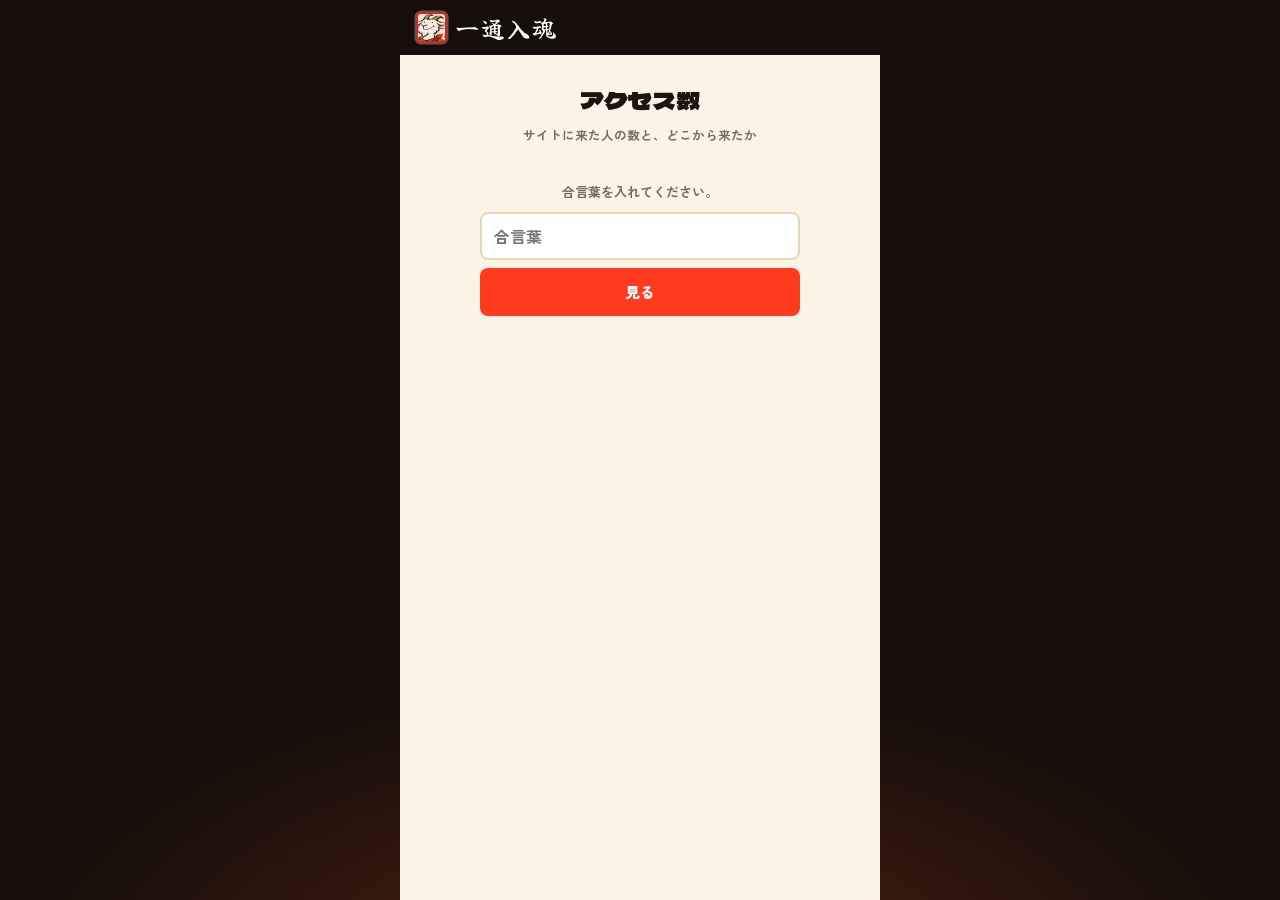
<file: stats.html>
<!DOCTYPE html>
<html lang="ja">
<head>
<meta charset="UTF-8">
<meta name="viewport" content="width=device-width, initial-scale=1, viewport-fit=cover">
<meta name="robots" content="noindex, nofollow">
<title>アクセス数｜一通入魂</title>
<link rel="icon" href="favicon.ico" sizes="any">
<meta name="theme-color" content="#160e0b">
<link rel="preload" href="assets/fonts/dela.woff2?v=2" as="font" type="font/woff2" crossorigin>
<link rel="stylesheet" href="https://fonts.googleapis.com/css2?family=Zen+Kaku+Gothic+New:wght@500;700;900&display=swap">
<link rel="stylesheet" href="assets/lp.css?v=36">
<link rel="stylesheet" href="assets/sub.css">
<style>
.st{padding:28px 14px 60px}
.st h1{font:400 24px/1.4 var(--head);text-align:center}
.st__lead{margin-top:6px;text-align:center;font-size:12.5px;font-weight:700;color:var(--mute)}
.st__range{display:flex;justify-content:center;gap:6px;margin-top:16px}
.st__range button{padding:7px 14px;border:2px solid var(--line);border-radius:999px;background:#fff;color:var(--ink);font:900 13px var(--f);cursor:pointer}
.st__range button[aria-pressed="true"]{border-color:var(--fire1);background:#fff1e0;color:var(--fire1)}
.st__cards{display:grid;grid-template-columns:repeat(2,1fr);gap:8px;margin-top:16px}
.st__card{padding:12px;border:2px solid var(--ink);border-radius:10px;background:#fff}
.st__card p{font-size:11.5px;font-weight:900;color:var(--mute)}
.st__card b{display:block;margin-top:2px;font:400 28px/1.1 var(--num);color:var(--ink)}
.st__card small{font-size:11px;font-weight:700;color:var(--mute)}
.st__card--qr{border-color:var(--fire1)}
.st__card--qr b{color:var(--fire1)}
.st h2{margin-top:26px;padding-left:10px;border-left:5px solid var(--fire1);font-weight:900;font-size:16px}
.st__wrap{margin-top:10px;overflow-x:auto;border:2px solid var(--ink);border-radius:10px;background:#fff}
.st table{width:100%;border-collapse:collapse;font-size:12.5px;white-space:nowrap}
.st th,.st td{padding:8px 9px;border-bottom:1px solid var(--line);text-align:right}
.st th:first-child,.st td:first-child{text-align:left}
.st thead th{background:#f6ecd8;font-weight:900;font-size:11.5px}
.st tbody tr:last-child td{border-bottom:0}
.st tr.is-qr td{background:#fff6ec;font-weight:900}
.st tr.is-test td{color:var(--mute)}
.st__note{margin-top:10px;font-size:11.5px;line-height:1.8;color:var(--mute)}
.st__key{display:grid;gap:8px;max-width:320px;margin:20px auto 0}
.st__key input{height:48px;padding:0 12px;border:2px solid var(--line);border-radius:8px;font:700 16px var(--f)}
.st__key button{height:48px;border:0;border-radius:8px;background:var(--fire1);color:#fff;font:900 15px var(--f);cursor:pointer}
.st__msg{margin-top:14px;text-align:center;font-weight:700;font-size:13px;color:var(--mute)}
</style>
</head>
<body>
<div class="sub washi">
  <header class="hd"><a class="logo" href="index.html"><span class="logo__mark" aria-hidden="true"></span>一通入魂</a></header>
  <main class="st">
    <h1>アクセス数</h1>
    <p class="st__lead">サイトに来た人の数と、どこから来たか</p>
    <div id="app"><p class="st__msg">読み込んでいます…</p></div>
  </main>
</div>
<script>
/* 集計は予約ツール（../予約ツール_GAS）が持っている。合言葉はURLの # のあと（#k=…）か、この画面で入れたもの */
(() => {
  const API = 'https://script.google.com/macros/s/AKfycbxBJRm_ohJWD63o2AXTjYe5XmsFrlkCXiPk_2QnOeM6-oOwxNugMeikpqdvQPATlssT/exec';
  const local = /^(localhost|127\.0\.0\.1)$/.test(location.hostname);
  const api = (local && new URLSearchParams(location.search).get('bookapi')) || API;
  const app = document.getElementById('app');
  const ls = { get: k => { try { return localStorage.getItem(k); } catch (e) { return null; } }, set: (k, v) => { try { localStorage.setItem(k, v); } catch (e) {} } };
  const hashKey = (location.hash.match(/k=([^&]+)/) || [])[1];
  if (hashKey) { ls.set('ittsu_stats_key', decodeURIComponent(hashKey)); history.replaceState(null, '', location.pathname + location.search); }
  const NAMES = { qr: 'チラシのQR', direct: '直接（URL入力・ブックマーク）', web: '検索・ほかのサイト', test: '自分の確認（数えない端末）' };
  const name = s => NAMES[s] || ('目印：' + s);
  const esc = s => String(s).replace(/[&<>"]/g, c => ({ '&': '&amp;', '<': '&lt;', '>': '&gt;', '"': '&quot;' }[c]));
  const F = ['uu', 'pv', 'contact', 'book', 'apply'];
  const HEAD = ['訪問者', '表示回数', '予約欄まで', '予約', '申し込み'];
  let data = null, range = 7;

  const askKey = msg => {
    app.innerHTML = `<form class="st__key"><p class="st__msg">${msg}</p><input type="password" name="k" placeholder="合言葉" autocomplete="off" required><button type="submit">見る</button></form>`;
    app.querySelector('form').addEventListener('submit', e => { e.preventDefault(); ls.set('ittsu_stats_key', e.target.k.value.trim()); load(); });
  };

  const load = () => {
    const key = ls.get('ittsu_stats_key');
    if (!key) { askKey('合言葉を入れてください。'); return; }
    app.innerHTML = '<p class="st__msg">読み込んでいます…</p>';
    fetch(`${api}?stats=${encodeURIComponent(key)}`, { cache: 'no-store' }).then(r => r.json()).then(j => {
      if (!j.ok) { askKey(esc(j.error || '読み込めませんでした。')); return; }
      data = j.days || {}; draw();
    }).catch(() => { app.innerHTML = '<p class="st__msg">読み込めませんでした。時間をおいて開き直してください。</p>'; });
  };

  const ymd = d => d.toLocaleDateString('sv', { timeZone: 'Asia/Tokyo' });
  const draw = () => {
    const today = new Date();
    const from = range ? ymd(new Date(today.getTime() - (range - 1) * 864e5)) : '0000';
    const dates = Object.keys(data).filter(d => d >= from).sort().reverse();
    const bySrc = {}, byDay = {};
    const add = (o, row) => F.forEach(k => { o[k] = (o[k] || 0) + (row[k] || 0); });
    dates.forEach(d => Object.keys(data[d]).forEach(s => {
      add(bySrc[s] || (bySrc[s] = {}), data[d][s]);
      if (s !== 'test') add(byDay[d] || (byDay[d] = {}), data[d][s]);
      if (s === 'qr') (byDay[d] || (byDay[d] = {})).qr = (byDay[d].qr || 0) + (data[d][s].uu || 0);
    }));
    const total = {}; Object.keys(bySrc).filter(s => s !== 'test').forEach(s => add(total, bySrc[s]));
    const qr = bySrc.qr || {};
    const order = ['qr', 'direct', 'web'].concat(Object.keys(bySrc).filter(s => !['qr', 'direct', 'web', 'test'].includes(s)).sort()).concat(bySrc.test ? ['test'] : []).filter(s => bySrc[s]);
    const n = v => (v || 0).toLocaleString();
    app.innerHTML = `
      <div class="st__range" role="group" aria-label="期間">${[[7, '7日'], [30, '30日'], [90, '90日'], [0, 'すべて']].map(([v, l]) => `<button type="button" data-r="${v}" aria-pressed="${v === range}">${l}</button>`).join('')}</div>
      <div class="st__cards">
        <div class="st__card"><p>訪問者</p><b>${n(total.uu)}</b><small>表示 ${n(total.pv)}回</small></div>
        <div class="st__card st__card--qr"><p>チラシのQRから</p><b>${n(qr.uu)}</b><small>表示 ${n(qr.pv)}回</small></div>
        <div class="st__card"><p>予約</p><b>${n(total.book)}</b><small>うちQR ${n(qr.book)}</small></div>
        <div class="st__card"><p>申し込み</p><b>${n(total.apply)}</b><small>うちQR ${n(qr.apply)}</small></div>
      </div>
      <h2>どこから来たか</h2>
      <div class="st__wrap"><table><thead><tr><th>経路</th>${HEAD.map(h => `<th>${h}</th>`).join('')}</tr></thead><tbody>
        ${order.length ? order.map(s => `<tr class="${s === 'qr' ? 'is-qr' : ''} ${s === 'test' ? 'is-test' : ''}"><td>${esc(name(s))}</td>${F.map(k => `<td>${n(bySrc[s][k])}</td>`).join('')}</tr>`).join('') : `<tr><td colspan="6">この期間の記録はありません</td></tr>`}
      </tbody></table></div>
      <h2>日ごと</h2>
      <div class="st__wrap"><table><thead><tr><th>日付</th><th>訪問者</th><th>うちQR</th><th>表示回数</th><th>予約欄まで</th><th>予約</th><th>申し込み</th></tr></thead><tbody>
        ${dates.length ? dates.filter(d => byDay[d]).map(d => { const r = byDay[d]; const [, m, dd] = d.split('-').map(Number); return `<tr><td>${m}/${dd}</td><td>${n(r.uu)}</td><td>${n(r.qr)}</td><td>${n(r.pv)}</td><td>${n(r.contact)}</td><td>${n(r.book)}</td><td>${n(r.apply)}</td></tr>`; }).join('') : `<tr><td colspan="7">この期間の記録はありません</td></tr>`}
      </tbody></table></div>
      <p class="st__note">訪問者は、同じ端末の同じ日の訪問を1人として数えています。経路は最初に来たときのものを30日おぼえて、予約・申し込みにも付けています。「自分の確認」は合計に入れていません（?nocount=1 を開いた端末）。</p>`;
    app.querySelectorAll('[data-r]').forEach(b => b.addEventListener('click', () => { range = +b.dataset.r; draw(); }));
  };
  load();
})();
</script>
</body>
</html>
</file>
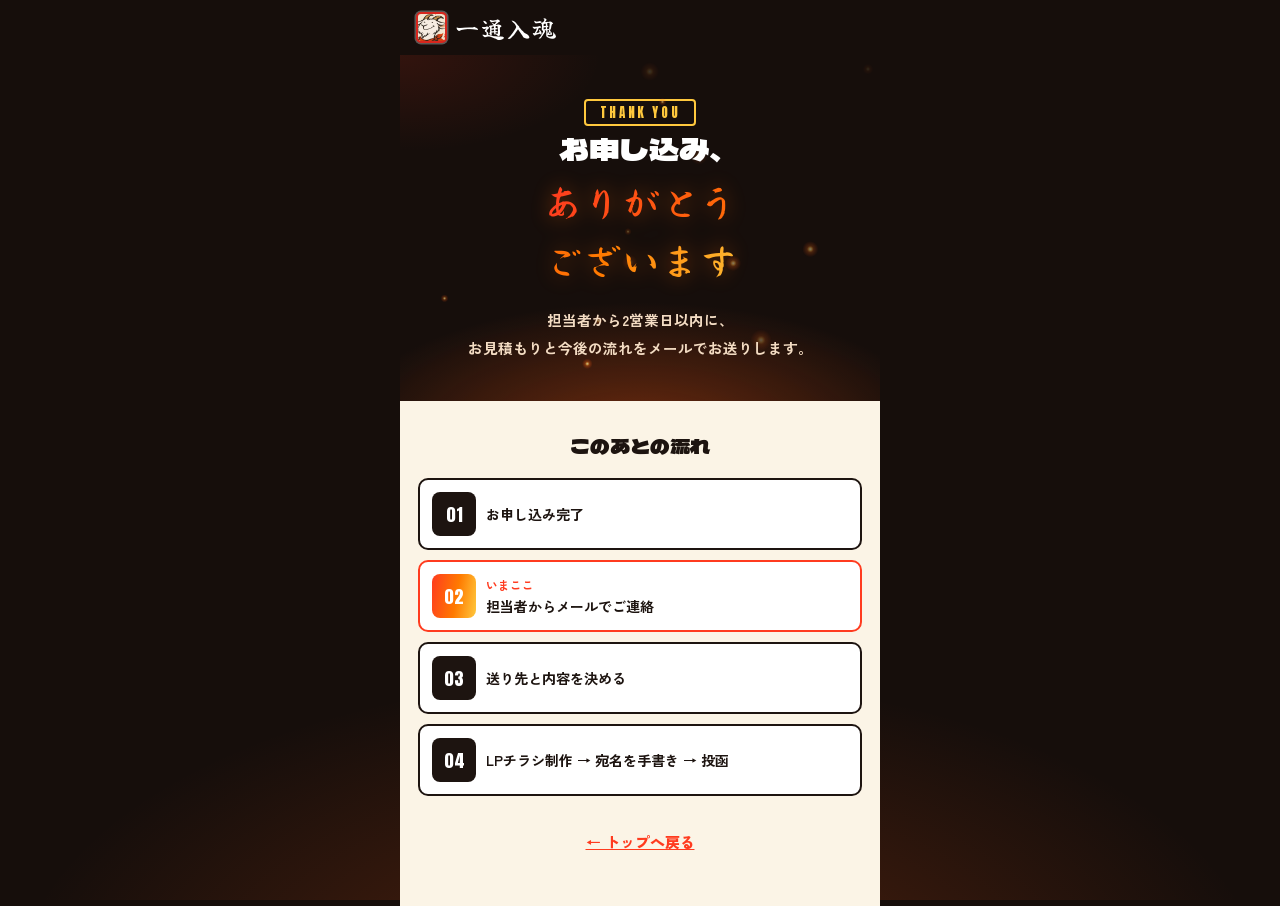
<file: thanks.html>
<!DOCTYPE html>
<html lang="ja">
<head>
<meta charset="UTF-8">
<meta name="viewport" content="width=device-width, initial-scale=1, viewport-fit=cover">
<meta name="robots" content="noindex, nofollow">
<title>お申し込みありがとうございます｜一通入魂</title>
<meta name="theme-color" content="#160e0b">
<link rel="icon" href="favicon.ico" sizes="any">
<link rel="icon" type="image/png" href="assets/img/favicon-32.png">
<link rel="apple-touch-icon" href="assets/img/apple-touch-icon.png">
<link rel="preconnect" href="https://fonts.googleapis.com">
<link rel="preconnect" href="https://fonts.gstatic.com" crossorigin>
<link rel="preload" href="assets/fonts/dela.woff2?v=2" as="font" type="font/woff2" crossorigin>
<link rel="preload" href="assets/fonts/yuji.woff2" as="font" type="font/woff2" crossorigin>
<link rel="preload" href="assets/fonts/anton.woff2" as="font" type="font/woff2" crossorigin>
<!--bodyfont-->
<link rel="preload" as="style" href="https://fonts.googleapis.com/css2?family=Zen+Kaku+Gothic+New:wght@500;700;900&display=swap&text=%0A%20%21%22%23%24%25%26%27%28%29%2A%2B%2C-.%2F0123456789%3A%3B%3C%3D%3E%3F%40ABCDEFGHIJKLMNOPQRSTUVWXYZ%5B%5C%5D%5E_%60abcdefghijklmnopqrstuvwxyz%7B%7C%7D~%C2%A9%C3%97%C3%B7%E2%80%A6%E2%80%B9%E2%80%BA%E2%80%BB%E2%86%90%E2%86%91%E2%86%92%E2%86%93%E2%96%B3%E2%96%B6%E2%96%BC%E2%97%8B%E2%97%8E%E2%97%8F%E3%80%80%E3%80%81%E3%80%82%E3%80%85%E3%80%8C%E3%80%8D%E3%80%8E%E3%80%8F%E3%80%90%E3%80%91%E3%80%92%E3%80%9C%E3%81%81%E3%81%82%E3%81%83%E3%81%84%E3%81%85%E3%81%86%E3%81%87%E3%81%88%E3%81%89%E3%81%8A%E3%81%8B%E3%81%8C%E3%81%8D%E3%81%8E%E3%81%8F%E3%81%90%E3%81%91%E3%81%92%E3%81%93%E3%81%94%E3%81%95%E3%81%96%E3%81%97%E3%81%98%E3%81%99%E3%81%9A%E3%81%9B%E3%81%9C%E3%81%9D%E3%81%9E%E3%81%9F%E3%81%A0%E3%81%A1%E3%81%A2%E3%81%A3%E3%81%A4%E3%81%A5%E3%81%A6%E3%81%A7%E3%81%A8%E3%81%A9%E3%81%AA%E3%81%AB%E3%81%AC%E3%81%AD%E3%81%AE%E3%81%AF%E3%81%B0%E3%81%B1%E3%81%B2%E3%81%B3%E3%81%B4%E3%81%B5%E3%81%B6%E3%81%B7%E3%81%B8%E3%81%B9%E3%81%BA%E3%81%BB%E3%81%BC%E3%81%BD%E3%81%BE%E3%81%BF%E3%82%80%E3%82%81%E3%82%82%E3%82%83%E3%82%84%E3%82%85%E3%82%86%E3%82%87%E3%82%88%E3%82%89%E3%82%8A%E3%82%8B%E3%82%8C%E3%82%8D%E3%82%8E%E3%82%8F%E3%82%90%E3%82%91%E3%82%92%E3%82%93%E3%82%94%E3%82%95%E3%82%96%E3%82%A1%E3%82%A2%E3%82%A3%E3%82%A4%E3%82%A5%E3%82%A6%E3%82%A7%E3%82%A8%E3%82%A9%E3%82%AA%E3%82%AB%E3%82%AC%E3%82%AD%E3%82%AE%E3%82%AF%E3%82%B0%E3%82%B1%E3%82%B2%E3%82%B3%E3%82%B4%E3%82%B5%E3%82%B6%E3%82%B7%E3%82%B8%E3%82%B9%E3%82%BA%E3%82%BB%E3%82%BC%E3%82%BD%E3%82%BE%E3%82%BF%E3%83%80%E3%83%81%E3%83%82%E3%83%83%E3%83%84%E3%83%85%E3%83%86%E3%83%87%E3%83%88%E3%83%89%E3%83%8A%E3%83%8B%E3%83%8C%E3%83%8D%E3%83%8E%E3%83%8F%E3%83%90%E3%83%91%E3%83%92%E3%83%93%E3%83%94%E3%83%95%E3%83%96%E3%83%97%E3%83%98%E3%83%99%E3%83%9A%E3%83%9B%E3%83%9C%E3%83%9D%E3%83%9E%E3%83%9F%E3%83%A0%E3%83%A1%E3%83%A2%E3%83%A3%E3%83%A4%E3%83%A5%E3%83%A6%E3%83%A7%E3%83%A8%E3%83%A9%E3%83%AA%E3%83%AB%E3%83%AC%E3%83%AD%E3%83%AE%E3%83%AF%E3%83%B0%E3%83%B1%E3%83%B2%E3%83%B3%E3%83%B4%E3%83%B5%E3%83%B6%E3%83%B7%E3%83%B8%E3%83%B9%E3%83%BA%E3%83%BB%E3%83%BC%E3%8E%A1%E4%B8%80%E4%B8%87%E4%B8%88%E4%B8%89%E4%B8%8A%E4%B8%8B%E4%B8%8D%E4%B8%8E%E4%B8%A1%E4%B8%A6%E4%B8%AD%E4%B8%B8%E4%B8%BB%E4%BA%86%E4%BA%88%E4%BA%8B%E4%BA%92%E4%BA%A4%E4%BA%BA%E4%BB%8A%E4%BB%8B%E4%BB%95%E4%BB%96%E4%BB%98%E4%BB%A3%E4%BB%A4%E4%BB%A5%E4%BB%B2%E4%BB%B6%E4%BB%BB%E4%BC%81%E4%BC%91%E4%BC%9A%E4%BC%9D%E4%BC%BA%E4%BC%BC%E4%BD%8D%E4%BD%8F%E4%BD%91%E4%BD%93%E4%BD%95%E4%BD%99%E4%BD%9C%E4%BD%BF%E4%BE%8B%E4%BE%9B%E4%BE%9D%E4%BE%A1%E4%BE%BF%E4%BF%9D%E4%BF%A1%E4%BF%AE%E5%80%89%E5%80%8B%E5%80%8D%E5%80%99%E5%80%A4%E5%81%9C%E5%82%99%E5%82%AC%E5%82%B7%E5%82%BE%E5%83%8D%E5%83%8F%E5%85%83%E5%85%88%E5%85%89%E5%85%A5%E5%85%A8%E5%85%AC%E5%85%B1%E5%85%B7%E5%85%B8%E5%86%85%E5%86%86%E5%86%8D%E5%86%99%E5%87%BA%E5%87%BD%E5%88%86%E5%88%87%E5%88%9D%E5%88%A4%E5%88%A5%E5%88%A9%E5%88%B6%E5%88%B7%E5%88%BB%E5%89%87%E5%89%8A%E5%89%8D%E5%89%B2%E5%89%B5%E5%8A%9B%E5%8A%9F%E5%8A%A0%E5%8A%A9%E5%8A%B4%E5%8A%B9%E5%8B%95%E5%8B%98%E5%8B%99%E5%8B%9F%E5%8B%A4%E5%8C%96%E5%8C%BB%E5%8D%8A%E5%8D%98%E5%8D%B0%E5%8D%B4%E5%8D%B8%E5%8E%9F%E5%8E%A8%E5%8F%82%E5%8F%8D%E5%8F%8E%E5%8F%96%E5%8F%97%E5%8F%A3%E5%8F%A4%E5%8F%AF%E5%8F%B3%E5%8F%B7%E5%8F%B8%E5%90%88%E5%90%8C%E5%90%8D%E5%90%91%E5%90%AB%E5%90%B9%E5%91%8A%E5%91%B3%E5%91%BC%E5%92%8C%E5%93%81%E5%93%A1%E5%95%86%E5%95%8F%E5%96%84%E5%96%B6%E5%99%A8%E5%9B%9B%E5%9B%9E%E5%9B%B0%E5%9B%B2%E5%9B%B3%E5%9B%BA%E5%9C%8F%E5%9C%9F%E5%9C%A8%E5%9C%AD%E5%9C%B0%E5%9D%AA%E5%9E%8B%E5%9F%8E%E5%9F%9F%E5%9F%BA%E5%A0%B1%E5%A0%B4%E5%A1%97%E5%A2%97" onload="this.onload=null;this.rel='stylesheet'">
<link rel="preload" as="style" href="https://fonts.googleapis.com/css2?family=Zen+Kaku+Gothic+New:wght@500;700;900&display=swap&text=%E5%A3%81%E5%A3%AB%E5%A3%B0%E5%A3%B2%E5%A4%89%E5%A4%96%E5%A4%9A%E5%A4%9C%E5%A4%A7%E5%A4%AB%E5%A4%AE%E5%A4%B1%E5%A5%91%E5%A7%8B%E5%A7%94%E5%AD%90%E5%AD%97%E5%AD%98%E5%AE%85%E5%AE%88%E5%AE%89%E5%AE%8C%E5%AE%9A%E5%AE%9B%E5%AE%9F%E5%AE%A2%E5%AE%A4%E5%AE%B6%E5%AE%B9%E5%AF%BE%E5%B0%81%E5%B0%8E%E5%B0%8F%E5%B0%91%E5%B0%B1%E5%B1%8A%E5%B1%8B%E5%B1%B1%E5%B4%A9%E5%B7%A1%E5%B7%A5%E5%B7%A6%E5%B7%AE%E5%B8%82%E5%B8%AB%E5%B8%AD%E5%B8%AF%E5%B8%B0%E5%B8%B3%E5%B8%B8%E5%B9%B4%E5%BA%83%E5%BA%8A%E5%BA%97%E5%BA%A6%E5%BA%AB%E5%BB%B6%E5%BB%BA%E5%BC%95%E5%BC%B7%E5%BD%93%E5%BD%A2%E5%BD%B9%E5%BE%85%E5%BE%8C%E5%BE%93%E5%BE%97%E5%BF%85%E5%BF%9C%E6%80%A0%E6%80%A5%E6%80%A7%E6%82%A9%E6%83%85%E6%84%8F%E6%84%9F%E6%85%8C%E6%88%90%E6%88%92%E6%88%A6%E6%88%B8%E6%88%BB%E6%88%BF%E6%89%80%E6%89%8B%E6%89%93%E6%89%95%E6%89%B1%E6%89%BF%E6%8A%80%E6%8A%95%E6%8A%98%E6%8A%BC%E6%8B%85%E6%8B%93%E6%8B%9B%E6%8B%A1%E6%8C%81%E6%8C%87%E6%8C%AF%E6%8D%A8%E6%8E%83%E6%8E%A1%E6%8E%A2%E6%8E%A5%E6%8E%A8%E6%8F%8F%E6%8F%90%E6%8F%A1%E6%8F%BA%E6%90%BA%E6%94%AF%E6%94%B9%E6%95%B0%E6%95%B4%E6%96%87%E6%96%99%E6%96%AD%E6%96%B0%E6%96%B9%E6%96%BD%E6%97%8F%E6%97%A5%E6%98%8E%E6%99%82%E6%99%AF%E6%9B%B4%E6%9B%B8%E6%9B%BF%E6%9C%80%E6%9C%88%E6%9C%89%E6%9C%9B%E6%9C%9D%E6%9C%9F%E6%9C%A8%E6%9C%AB%E6%9C%AC%E6%9C%AD%E6%9C%BA%E6%9D%90%E6%9D%9F%E6%9D%A1%E6%9D%A5%E6%9E%90%E6%9E%9A%E6%9E%9C%E6%9E%A0%E6%9E%B6%E6%9F%94%E6%9F%BB%E6%A0%B9%E6%A0%BC%E6%A1%88%E6%A3%AE%E6%A4%9C%E6%A5%AD%E6%A5%BD%E6%A7%8B%E6%A7%98%E6%A8%99%E6%A8%A1%E6%A8%AA%E6%A9%9F%E6%AC%84%E6%AC%A1%E6%AD%A2%E6%AD%A3%E6%AD%AF%E6%AE%8B%E6%AE%B5%E6%AF%8E%E6%AF%94%E6%B0%8F%E6%B0%97%E6%B0%B4%E6%B1%82%E6%B1%BA%E6%B3%81%E6%B3%95%E6%B3%A2%E6%B3%A8%E6%B4%8B%E6%B4%BB%E6%B5%81%E6%B5%AE%E6%B6%88%E6%B8%85%E6%B8%88%E6%B8%9B%E6%B8%A1%E6%B8%AC%E6%B9%AF%E6%BA%96%E6%BB%91%E6%BC%8F%E6%BF%83%E7%81%AB%E7%81%AF%E7%82%8E%E7%82%AD%E7%82%B9%E7%84%A1%E7%85%A7%E7%89%A9%E7%89%B9%E7%8A%B6%E7%8B%99%E7%8B%AD%E7%8D%B2%E7%8E%87%E7%8F%BE%E7%90%86%E7%94%9F%E7%94%A3%E7%94%A8%E7%94%B0%E7%94%B1%E7%94%B3%E7%94%BB%E7%95%99%E7%95%AA%E7%99%82%E7%99%BA%E7%99%BB%E7%99%BD%E7%9A%84%E7%9B%8A%E7%9B%A3%E7%9B%AE%E7%9B%B4%E7%9B%B8%E7%9C%8C%E7%9C%9F%E7%9C%A0%E7%9D%80%E7%9D%A3%E7%9E%AC%E7%9F%A2%E7%9F%A5%E7%A0%94%E7%A2%BA%E7%A3%A8%E7%A4%BA%E7%A4%BE%E7%A5%A8%E7%A7%91%E7%A7%92%E7%A7%BB%E7%A8%8B%E7%A8%8E%E7%A8%AE%E7%A8%BF%E7%A9%8D%E7%A9%BA%E7%AA%93%E7%AB%8B%E7%AB%A0%E7%AB%AF%E7%AC%91%E7%AC%AC%E7%AD%86%E7%AD%89%E7%AD%92%E7%AD%94%E7%AD%96%E7%AE%8B%E7%AE%97%E7%AE%A1%E7%AE%B1%E7%AF%80%E7%AF%84%E7%AF%89%E7%B2%89%E7%B4%84%E7%B4%99%E7%B4%9B%E7%B4%A0%E7%B4%A2%E7%B4%B0%E7%B4%B9%E7%B5%82%E7%B5%84%E7%B5%8C%E7%B5%90%E7%B5%9E%E7%B5%A1%E7%B5%A6%E7%B5%B6%E7%B6%99%E7%B6%9A%E7%B7%8F%E7%B7%92%E7%B7%A0%E7%B7%B4%E7%B8%81%E7%B8%A6%E7%B8%BE%E7%B9%B0%E7%BD%AE%E7%BF%8C%E7%BF%92%E8%80%83%E8%80%85%E8%80%97%E8%81%9E%E8%81%B7%E8%82%89%E8%82%B2%E8%83%8C%E8%83%BD%E8%87%AA%E8%88%97%E8%89%B2%E8%8B%A6%E8%8C%A8%E8%8F%9C%E8%90%BD%E8%91%89%E8%96%A6%E8%97%A4%E8%A1%8C%E8%A1%93%E8%A1%A8%E8%A3%81%E8%A3%85%E8%A3%8F%E8%A3%9C%E8%A3%BD%E8%A4%87%E8%A6%81%E8%A6%8B%E8%A6%8F%E8%A6%A7%E8%A7%92%E8%A7%A3%E8%A8%80%E8%A8%82%E8%A8%88%E8%A8%97%E8%A8%98%E8%A8%AA%E8%A8%AD%E8%A8%BA%E8%A8%BC%E8%A9%95%E8%A9%A6%E8%A9%B1%E8%AA%8D%E8%AA%9E%E8%AA%AC%E8%AA%AD%E8%AA%B0%E8%AA%B2%E8%AA%BF%E8%AB%87%E8%AB%8B%E8%AB%96%E8%AC%9B%E8%AD%98%E8%AD%A6%E8%AD%B0%E8%B0%B7%E8%B1%A1%E8%B2%A0%E8%B2%A9%E8%B2%AC%E8%B2%B7%E8%B2%BB%E8%B3%87%E8%B3%AA%E8%B5%A4%E8%B6%85%E8%B6%B3%E8%B7%AF%E8%B7%B3%E8%BA%AB%E8%BC%83%E8%BC%89%E8%BE%9E%E8%BE%BC%E8%BF%91%E8%BF%94%E8%BF%B7%E8%BF%BD%E9%80%80%E9%80%81%E9%80%94%E9%80%9A%E9%80%9F%E9%80%A0%E9%80%A3%E9%80%B1%E9%80%B2%E9%81%85%E9%81%8B%E9%81%8E%E9%81%94%E9%81%95%E9%81%A9%E9%81%B8%E9%82%AA%E9%83%A8%E9%83%B5%E9%85%8D%E9%85%AC%E9%87%8D%E9%87%8E%E9%87%8F%E9%87%91%E9%8A%80%E9%8C%B2%E9%95%B7%E9%96%89%E9%96%8B%E9%96%93%E9%96%A2%E9%96%B2%E9%98%B2%E9%99%90%E9%99%A2%E9%99%A4%E9%99%BA%E9%9A%9B%E9%9A%A0%E9%9B%86%E9%9B%87%E9%9B%91%E9%9B%BB%E9%9D%A2%E9%9F%BF%E9%A0%85%E9%A0%86%E9%A0%88%E9%A0%90%E9%A0%98%E9%A0%BC%E9%A1%8C%E9%A1%8D%E9%A1%94%E9%A1%98%E9%A1%9E%E9%A1%A7%E9%A2%A8%E9%A3%9F%E9%A3%B2%E9%A8%93%E9%AB%98%E9%AD%82%E9%AD%94%E9%AD%9A%E9%AE%AE%E9%BB%92%EF%BC%81%EF%BC%85%EF%BC%88%EF%BC%89%EF%BC%8B%EF%BC%8D%EF%BC%8F%EF%BC%9A%EF%BC%9D%EF%BC%9F%EF%BD%9C%EF%BF%A5" onload="this.onload=null;this.rel='stylesheet'">
<noscript><link rel="stylesheet" href="https://fonts.googleapis.com/css2?family=Zen+Kaku+Gothic+New:wght@500;700;900&display=swap&text=%0A%20%21%22%23%24%25%26%27%28%29%2A%2B%2C-.%2F0123456789%3A%3B%3C%3D%3E%3F%40ABCDEFGHIJKLMNOPQRSTUVWXYZ%5B%5C%5D%5E_%60abcdefghijklmnopqrstuvwxyz%7B%7C%7D~%C2%A9%C3%97%C3%B7%E2%80%A6%E2%80%B9%E2%80%BA%E2%80%BB%E2%86%90%E2%86%91%E2%86%92%E2%86%93%E2%96%B3%E2%96%B6%E2%96%BC%E2%97%8B%E2%97%8E%E2%97%8F%E3%80%80%E3%80%81%E3%80%82%E3%80%85%E3%80%8C%E3%80%8D%E3%80%8E%E3%80%8F%E3%80%90%E3%80%91%E3%80%92%E3%80%9C%E3%81%81%E3%81%82%E3%81%83%E3%81%84%E3%81%85%E3%81%86%E3%81%87%E3%81%88%E3%81%89%E3%81%8A%E3%81%8B%E3%81%8C%E3%81%8D%E3%81%8E%E3%81%8F%E3%81%90%E3%81%91%E3%81%92%E3%81%93%E3%81%94%E3%81%95%E3%81%96%E3%81%97%E3%81%98%E3%81%99%E3%81%9A%E3%81%9B%E3%81%9C%E3%81%9D%E3%81%9E%E3%81%9F%E3%81%A0%E3%81%A1%E3%81%A2%E3%81%A3%E3%81%A4%E3%81%A5%E3%81%A6%E3%81%A7%E3%81%A8%E3%81%A9%E3%81%AA%E3%81%AB%E3%81%AC%E3%81%AD%E3%81%AE%E3%81%AF%E3%81%B0%E3%81%B1%E3%81%B2%E3%81%B3%E3%81%B4%E3%81%B5%E3%81%B6%E3%81%B7%E3%81%B8%E3%81%B9%E3%81%BA%E3%81%BB%E3%81%BC%E3%81%BD%E3%81%BE%E3%81%BF%E3%82%80%E3%82%81%E3%82%82%E3%82%83%E3%82%84%E3%82%85%E3%82%86%E3%82%87%E3%82%88%E3%82%89%E3%82%8A%E3%82%8B%E3%82%8C%E3%82%8D%E3%82%8E%E3%82%8F%E3%82%90%E3%82%91%E3%82%92%E3%82%93%E3%82%94%E3%82%95%E3%82%96%E3%82%A1%E3%82%A2%E3%82%A3%E3%82%A4%E3%82%A5%E3%82%A6%E3%82%A7%E3%82%A8%E3%82%A9%E3%82%AA%E3%82%AB%E3%82%AC%E3%82%AD%E3%82%AE%E3%82%AF%E3%82%B0%E3%82%B1%E3%82%B2%E3%82%B3%E3%82%B4%E3%82%B5%E3%82%B6%E3%82%B7%E3%82%B8%E3%82%B9%E3%82%BA%E3%82%BB%E3%82%BC%E3%82%BD%E3%82%BE%E3%82%BF%E3%83%80%E3%83%81%E3%83%82%E3%83%83%E3%83%84%E3%83%85%E3%83%86%E3%83%87%E3%83%88%E3%83%89%E3%83%8A%E3%83%8B%E3%83%8C%E3%83%8D%E3%83%8E%E3%83%8F%E3%83%90%E3%83%91%E3%83%92%E3%83%93%E3%83%94%E3%83%95%E3%83%96%E3%83%97%E3%83%98%E3%83%99%E3%83%9A%E3%83%9B%E3%83%9C%E3%83%9D%E3%83%9E%E3%83%9F%E3%83%A0%E3%83%A1%E3%83%A2%E3%83%A3%E3%83%A4%E3%83%A5%E3%83%A6%E3%83%A7%E3%83%A8%E3%83%A9%E3%83%AA%E3%83%AB%E3%83%AC%E3%83%AD%E3%83%AE%E3%83%AF%E3%83%B0%E3%83%B1%E3%83%B2%E3%83%B3%E3%83%B4%E3%83%B5%E3%83%B6%E3%83%B7%E3%83%B8%E3%83%B9%E3%83%BA%E3%83%BB%E3%83%BC%E3%8E%A1%E4%B8%80%E4%B8%87%E4%B8%88%E4%B8%89%E4%B8%8A%E4%B8%8B%E4%B8%8D%E4%B8%8E%E4%B8%A1%E4%B8%A6%E4%B8%AD%E4%B8%B8%E4%B8%BB%E4%BA%86%E4%BA%88%E4%BA%8B%E4%BA%92%E4%BA%A4%E4%BA%BA%E4%BB%8A%E4%BB%8B%E4%BB%95%E4%BB%96%E4%BB%98%E4%BB%A3%E4%BB%A4%E4%BB%A5%E4%BB%B2%E4%BB%B6%E4%BB%BB%E4%BC%81%E4%BC%91%E4%BC%9A%E4%BC%9D%E4%BC%BA%E4%BC%BC%E4%BD%8D%E4%BD%8F%E4%BD%91%E4%BD%93%E4%BD%95%E4%BD%99%E4%BD%9C%E4%BD%BF%E4%BE%8B%E4%BE%9B%E4%BE%9D%E4%BE%A1%E4%BE%BF%E4%BF%9D%E4%BF%A1%E4%BF%AE%E5%80%89%E5%80%8B%E5%80%8D%E5%80%99%E5%80%A4%E5%81%9C%E5%82%99%E5%82%AC%E5%82%B7%E5%82%BE%E5%83%8D%E5%83%8F%E5%85%83%E5%85%88%E5%85%89%E5%85%A5%E5%85%A8%E5%85%AC%E5%85%B1%E5%85%B7%E5%85%B8%E5%86%85%E5%86%86%E5%86%8D%E5%86%99%E5%87%BA%E5%87%BD%E5%88%86%E5%88%87%E5%88%9D%E5%88%A4%E5%88%A5%E5%88%A9%E5%88%B6%E5%88%B7%E5%88%BB%E5%89%87%E5%89%8A%E5%89%8D%E5%89%B2%E5%89%B5%E5%8A%9B%E5%8A%9F%E5%8A%A0%E5%8A%A9%E5%8A%B4%E5%8A%B9%E5%8B%95%E5%8B%98%E5%8B%99%E5%8B%9F%E5%8B%A4%E5%8C%96%E5%8C%BB%E5%8D%8A%E5%8D%98%E5%8D%B0%E5%8D%B4%E5%8D%B8%E5%8E%9F%E5%8E%A8%E5%8F%82%E5%8F%8D%E5%8F%8E%E5%8F%96%E5%8F%97%E5%8F%A3%E5%8F%A4%E5%8F%AF%E5%8F%B3%E5%8F%B7%E5%8F%B8%E5%90%88%E5%90%8C%E5%90%8D%E5%90%91%E5%90%AB%E5%90%B9%E5%91%8A%E5%91%B3%E5%91%BC%E5%92%8C%E5%93%81%E5%93%A1%E5%95%86%E5%95%8F%E5%96%84%E5%96%B6%E5%99%A8%E5%9B%9B%E5%9B%9E%E5%9B%B0%E5%9B%B2%E5%9B%B3%E5%9B%BA%E5%9C%8F%E5%9C%9F%E5%9C%A8%E5%9C%AD%E5%9C%B0%E5%9D%AA%E5%9E%8B%E5%9F%8E%E5%9F%9F%E5%9F%BA%E5%A0%B1%E5%A0%B4%E5%A1%97%E5%A2%97"><link rel="stylesheet" href="https://fonts.googleapis.com/css2?family=Zen+Kaku+Gothic+New:wght@500;700;900&display=swap&text=%E5%A3%81%E5%A3%AB%E5%A3%B0%E5%A3%B2%E5%A4%89%E5%A4%96%E5%A4%9A%E5%A4%9C%E5%A4%A7%E5%A4%AB%E5%A4%AE%E5%A4%B1%E5%A5%91%E5%A7%8B%E5%A7%94%E5%AD%90%E5%AD%97%E5%AD%98%E5%AE%85%E5%AE%88%E5%AE%89%E5%AE%8C%E5%AE%9A%E5%AE%9B%E5%AE%9F%E5%AE%A2%E5%AE%A4%E5%AE%B6%E5%AE%B9%E5%AF%BE%E5%B0%81%E5%B0%8E%E5%B0%8F%E5%B0%91%E5%B0%B1%E5%B1%8A%E5%B1%8B%E5%B1%B1%E5%B4%A9%E5%B7%A1%E5%B7%A5%E5%B7%A6%E5%B7%AE%E5%B8%82%E5%B8%AB%E5%B8%AD%E5%B8%AF%E5%B8%B0%E5%B8%B3%E5%B8%B8%E5%B9%B4%E5%BA%83%E5%BA%8A%E5%BA%97%E5%BA%A6%E5%BA%AB%E5%BB%B6%E5%BB%BA%E5%BC%95%E5%BC%B7%E5%BD%93%E5%BD%A2%E5%BD%B9%E5%BE%85%E5%BE%8C%E5%BE%93%E5%BE%97%E5%BF%85%E5%BF%9C%E6%80%A0%E6%80%A5%E6%80%A7%E6%82%A9%E6%83%85%E6%84%8F%E6%84%9F%E6%85%8C%E6%88%90%E6%88%92%E6%88%A6%E6%88%B8%E6%88%BB%E6%88%BF%E6%89%80%E6%89%8B%E6%89%93%E6%89%95%E6%89%B1%E6%89%BF%E6%8A%80%E6%8A%95%E6%8A%98%E6%8A%BC%E6%8B%85%E6%8B%93%E6%8B%9B%E6%8B%A1%E6%8C%81%E6%8C%87%E6%8C%AF%E6%8D%A8%E6%8E%83%E6%8E%A1%E6%8E%A2%E6%8E%A5%E6%8E%A8%E6%8F%8F%E6%8F%90%E6%8F%A1%E6%8F%BA%E6%90%BA%E6%94%AF%E6%94%B9%E6%95%B0%E6%95%B4%E6%96%87%E6%96%99%E6%96%AD%E6%96%B0%E6%96%B9%E6%96%BD%E6%97%8F%E6%97%A5%E6%98%8E%E6%99%82%E6%99%AF%E6%9B%B4%E6%9B%B8%E6%9B%BF%E6%9C%80%E6%9C%88%E6%9C%89%E6%9C%9B%E6%9C%9D%E6%9C%9F%E6%9C%A8%E6%9C%AB%E6%9C%AC%E6%9C%AD%E6%9C%BA%E6%9D%90%E6%9D%9F%E6%9D%A1%E6%9D%A5%E6%9E%90%E6%9E%9A%E6%9E%9C%E6%9E%A0%E6%9E%B6%E6%9F%94%E6%9F%BB%E6%A0%B9%E6%A0%BC%E6%A1%88%E6%A3%AE%E6%A4%9C%E6%A5%AD%E6%A5%BD%E6%A7%8B%E6%A7%98%E6%A8%99%E6%A8%A1%E6%A8%AA%E6%A9%9F%E6%AC%84%E6%AC%A1%E6%AD%A2%E6%AD%A3%E6%AD%AF%E6%AE%8B%E6%AE%B5%E6%AF%8E%E6%AF%94%E6%B0%8F%E6%B0%97%E6%B0%B4%E6%B1%82%E6%B1%BA%E6%B3%81%E6%B3%95%E6%B3%A2%E6%B3%A8%E6%B4%8B%E6%B4%BB%E6%B5%81%E6%B5%AE%E6%B6%88%E6%B8%85%E6%B8%88%E6%B8%9B%E6%B8%A1%E6%B8%AC%E6%B9%AF%E6%BA%96%E6%BB%91%E6%BC%8F%E6%BF%83%E7%81%AB%E7%81%AF%E7%82%8E%E7%82%AD%E7%82%B9%E7%84%A1%E7%85%A7%E7%89%A9%E7%89%B9%E7%8A%B6%E7%8B%99%E7%8B%AD%E7%8D%B2%E7%8E%87%E7%8F%BE%E7%90%86%E7%94%9F%E7%94%A3%E7%94%A8%E7%94%B0%E7%94%B1%E7%94%B3%E7%94%BB%E7%95%99%E7%95%AA%E7%99%82%E7%99%BA%E7%99%BB%E7%99%BD%E7%9A%84%E7%9B%8A%E7%9B%A3%E7%9B%AE%E7%9B%B4%E7%9B%B8%E7%9C%8C%E7%9C%9F%E7%9C%A0%E7%9D%80%E7%9D%A3%E7%9E%AC%E7%9F%A2%E7%9F%A5%E7%A0%94%E7%A2%BA%E7%A3%A8%E7%A4%BA%E7%A4%BE%E7%A5%A8%E7%A7%91%E7%A7%92%E7%A7%BB%E7%A8%8B%E7%A8%8E%E7%A8%AE%E7%A8%BF%E7%A9%8D%E7%A9%BA%E7%AA%93%E7%AB%8B%E7%AB%A0%E7%AB%AF%E7%AC%91%E7%AC%AC%E7%AD%86%E7%AD%89%E7%AD%92%E7%AD%94%E7%AD%96%E7%AE%8B%E7%AE%97%E7%AE%A1%E7%AE%B1%E7%AF%80%E7%AF%84%E7%AF%89%E7%B2%89%E7%B4%84%E7%B4%99%E7%B4%9B%E7%B4%A0%E7%B4%A2%E7%B4%B0%E7%B4%B9%E7%B5%82%E7%B5%84%E7%B5%8C%E7%B5%90%E7%B5%9E%E7%B5%A1%E7%B5%A6%E7%B5%B6%E7%B6%99%E7%B6%9A%E7%B7%8F%E7%B7%92%E7%B7%A0%E7%B7%B4%E7%B8%81%E7%B8%A6%E7%B8%BE%E7%B9%B0%E7%BD%AE%E7%BF%8C%E7%BF%92%E8%80%83%E8%80%85%E8%80%97%E8%81%9E%E8%81%B7%E8%82%89%E8%82%B2%E8%83%8C%E8%83%BD%E8%87%AA%E8%88%97%E8%89%B2%E8%8B%A6%E8%8C%A8%E8%8F%9C%E8%90%BD%E8%91%89%E8%96%A6%E8%97%A4%E8%A1%8C%E8%A1%93%E8%A1%A8%E8%A3%81%E8%A3%85%E8%A3%8F%E8%A3%9C%E8%A3%BD%E8%A4%87%E8%A6%81%E8%A6%8B%E8%A6%8F%E8%A6%A7%E8%A7%92%E8%A7%A3%E8%A8%80%E8%A8%82%E8%A8%88%E8%A8%97%E8%A8%98%E8%A8%AA%E8%A8%AD%E8%A8%BA%E8%A8%BC%E8%A9%95%E8%A9%A6%E8%A9%B1%E8%AA%8D%E8%AA%9E%E8%AA%AC%E8%AA%AD%E8%AA%B0%E8%AA%B2%E8%AA%BF%E8%AB%87%E8%AB%8B%E8%AB%96%E8%AC%9B%E8%AD%98%E8%AD%A6%E8%AD%B0%E8%B0%B7%E8%B1%A1%E8%B2%A0%E8%B2%A9%E8%B2%AC%E8%B2%B7%E8%B2%BB%E8%B3%87%E8%B3%AA%E8%B5%A4%E8%B6%85%E8%B6%B3%E8%B7%AF%E8%B7%B3%E8%BA%AB%E8%BC%83%E8%BC%89%E8%BE%9E%E8%BE%BC%E8%BF%91%E8%BF%94%E8%BF%B7%E8%BF%BD%E9%80%80%E9%80%81%E9%80%94%E9%80%9A%E9%80%9F%E9%80%A0%E9%80%A3%E9%80%B1%E9%80%B2%E9%81%85%E9%81%8B%E9%81%8E%E9%81%94%E9%81%95%E9%81%A9%E9%81%B8%E9%82%AA%E9%83%A8%E9%83%B5%E9%85%8D%E9%85%AC%E9%87%8D%E9%87%8E%E9%87%8F%E9%87%91%E9%8A%80%E9%8C%B2%E9%95%B7%E9%96%89%E9%96%8B%E9%96%93%E9%96%A2%E9%96%B2%E9%98%B2%E9%99%90%E9%99%A2%E9%99%A4%E9%99%BA%E9%9A%9B%E9%9A%A0%E9%9B%86%E9%9B%87%E9%9B%91%E9%9B%BB%E9%9D%A2%E9%9F%BF%E9%A0%85%E9%A0%86%E9%A0%88%E9%A0%90%E9%A0%98%E9%A0%BC%E9%A1%8C%E9%A1%8D%E9%A1%94%E9%A1%98%E9%A1%9E%E9%A1%A7%E9%A2%A8%E9%A3%9F%E9%A3%B2%E9%A8%93%E9%AB%98%E9%AD%82%E9%AD%94%E9%AD%9A%E9%AE%AE%E9%BB%92%EF%BC%81%EF%BC%85%EF%BC%88%EF%BC%89%EF%BC%8B%EF%BC%8D%EF%BC%8F%EF%BC%9A%EF%BC%9D%EF%BC%9F%EF%BD%9C%EF%BF%A5"></noscript>
<!--/bodyfont-->
<link rel="stylesheet" href="assets/lp.css?v=36">
<link rel="stylesheet" href="assets/sub.css">
<style>
.thx{position:relative;padding:44px 18px 40px;text-align:center}
.thx h1{position:relative;z-index:1;font:400 clamp(24px,7vw,30px)/1.5 var(--head)}
.thx h1 .brush{font-size:1.3em}
.thx__stage{position:relative;z-index:1;width:260px;margin:18px auto 0;padding-top:20px}
.fire--thx{left:0;right:0;top:0;bottom:-6px}
.thx__char{position:relative;z-index:1;width:150px;margin:0 auto}
.thx__msg{position:relative;z-index:1;margin-top:18px;font-weight:700;font-size:14.5px;line-height:1.9;color:#f3dcc3}
.next{padding:30px 18px 50px}
.next h2{font:400 20px var(--head);text-align:center}
.next ol{list-style:none;margin:18px 0 0;padding:0;display:grid;gap:10px}
.next li{display:grid;grid-template-columns:44px 1fr;gap:10px;align-items:center;padding:12px;border:2px solid var(--ink);border-radius:10px;background:#fff;font-weight:700;font-size:14px;line-height:1.6}
.next li b{display:grid;place-items:center;width:44px;height:44px;border-radius:8px;background:var(--ink);color:#fff;font:400 18px var(--num)}
.next li.is-now{border-color:var(--fire1)}
.next li.is-now b{background:var(--fire)}
.next li em{display:block;font-style:normal;font-size:12px;color:var(--fire1)}
</style>
</head>
<body>
<div class="sub washi">
  <header class="hd"><a class="logo" href="index.html"><span class="logo__mark" aria-hidden="true"></span>一通入魂</a></header>
  <section class="thx dark" data-embers="14">
    <p class="eyebrow">THANK YOU</p>
    <h1 id="thxH">お申し込み、<br><span class="brush fire-txt">ありがとう<br>ございます</span></h1>
    <p class="thx__msg" id="thxMsg">担当者から2営業日以内に、<br>お見積もりと今後の流れをメールでお送りします。</p>
  </section>
  <section class="next">
    <h2>このあとの流れ</h2>
    <ol id="thxSteps">
      <li><b>01</b><span>お申し込み完了</span></li>
      <li class="is-now"><b>02</b><span><em>いまここ</em>担当者からメールでご連絡</span></li>
      <li><b>03</b><span>送り先と内容を決める</span></li>
      <li><b>04</b><span>LPチラシ制作 → 宛名を手書き → 投函</span></li>
    </ol>
    <a class="back" href="index.html">← トップへ戻る</a>
  </section>
</div>
<script>
/* 無料相談の予約から来たときは、予約用の文面に替える */
(() => {
  const q = new URLSearchParams(location.search);
  if (q.get('type') === 'inquiry') {
    document.title = 'お問い合わせありがとうございます｜一通入魂';
    document.getElementById('thxH').innerHTML = 'お問い合わせ、<br><span class="brush fire-txt">ありがとう<br>ございます</span>';
    document.getElementById('thxMsg').innerHTML = '担当者から2営業日以内に、<br>メールでお返事します。';
    document.querySelector('.next h2').textContent = 'お返事まで';
    document.getElementById('thxSteps').innerHTML = `
      <li><b>01</b><span>お問い合わせ完了</span></li>
      <li class="is-now"><b>02</b><span><em>いまここ</em>担当者からメールでお返事</span></li>`;
    return;
  }
  if (q.get('type') !== 'book') return;
  const phone = q.get('way') === 'phone';
  const way = phone ? 'お電話' : 'Web会議';
  const at = (q.get('at') || '').replace(/[<>&"']/g, '');
  document.title = 'ご予約ありがとうございます｜一通入魂';
  document.getElementById('thxH').innerHTML = '無料相談のご予約、<br><span class="brush fire-txt">ありがとう<br>ございます</span>';
  document.getElementById('thxMsg').innerHTML = (at ? `<b>${at}</b><br>` : '') + (phone
    ? 'ご予約の日時に、ご入力の番号へこちらからお電話します。<br>予定は、Googleカレンダーの招待メールでもお送りしました。'
    : 'ご予約の日時に、Google Meetでご相談をうかがいます。<br>参加用のリンクは、Googleカレンダーの招待メールでお送りしました。');
  document.getElementById('thxSteps').innerHTML = `
      <li><b>01</b><span>ご予約完了</span></li>
      <li class="is-now"><b>02</b><span><em>いまここ</em>予約の日時まで少々お待ちください</span></li>
      <li><b>03</b><span>無料相談（${way}）で送り先と内容を決める</span></li>
      <li><b>04</b><span>LPチラシ制作 → 宛名を手書き → 投函</span></li>`;
})();
</script>
<script src="assets/lp.js?v=18"></script>
<script src="assets/fx.js?v=4"></script>
</body>
</html>
</file>
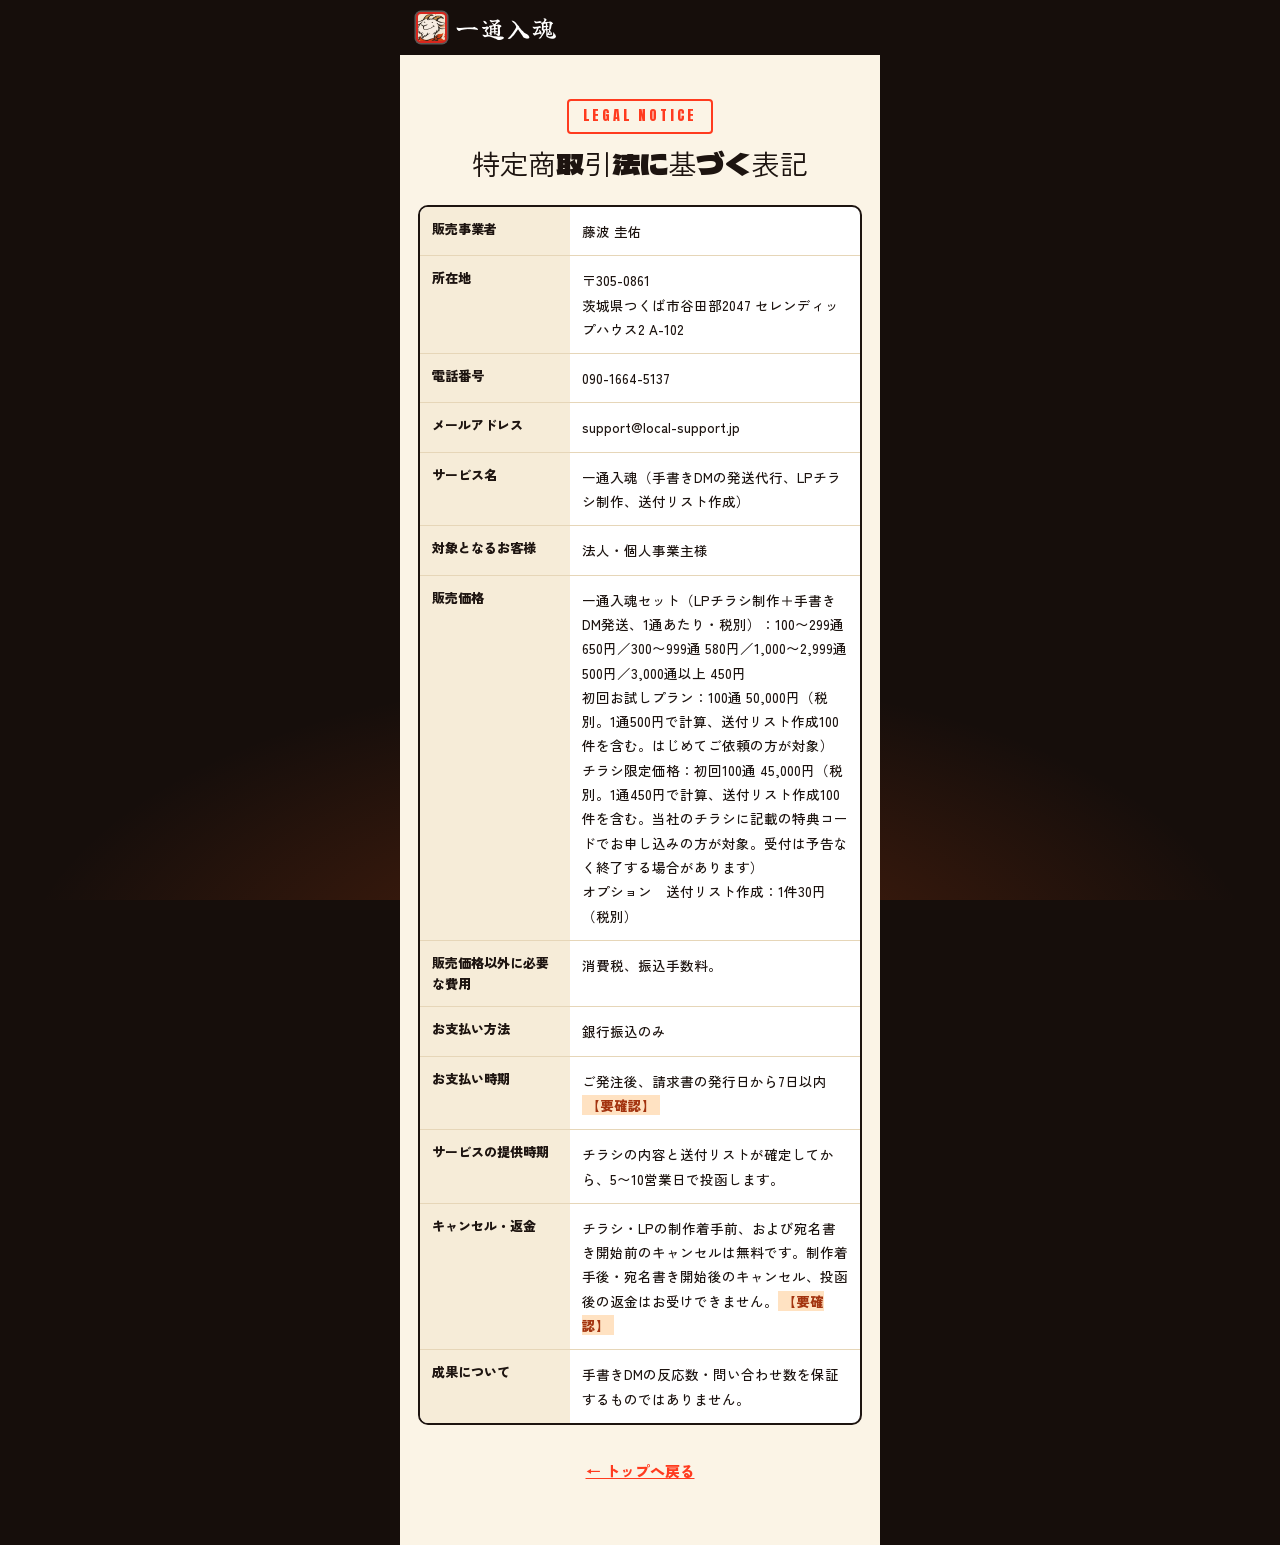
<file: tokushoho.html>
<!DOCTYPE html>
<html lang="ja">
<head>
<meta charset="UTF-8">
<meta name="viewport" content="width=device-width, initial-scale=1, viewport-fit=cover">
<meta name="robots" content="noindex, nofollow">
<title>特定商取引法に基づく表記｜一通入魂</title>
<meta name="theme-color" content="#160e0b">
<link rel="icon" href="favicon.ico" sizes="any">
<link rel="icon" type="image/png" href="assets/img/favicon-32.png">
<link rel="apple-touch-icon" href="assets/img/apple-touch-icon.png">
<link rel="preconnect" href="https://fonts.googleapis.com">
<link rel="preconnect" href="https://fonts.gstatic.com" crossorigin>
<link rel="preload" href="assets/fonts/dela.woff2" as="font" type="font/woff2" crossorigin>
<link rel="preload" href="assets/fonts/yuji.woff2" as="font" type="font/woff2" crossorigin>
<link rel="preload" href="assets/fonts/anton.woff2" as="font" type="font/woff2" crossorigin>
<link rel="stylesheet" href="https://fonts.googleapis.com/css2?family=Zen+Kaku+Gothic+New:wght@500;700;900&display=swap">
<link rel="stylesheet" href="assets/lp.css?v=30">
<link rel="stylesheet" href="assets/sub.css">
</head>
<body>
<div class="sub washi">
  <header class="hd"><a class="logo" href="index.html"><span class="logo__mark" aria-hidden="true"></span>一通入魂</a></header>
  <main class="doc">
    <p class="eyebrow">LEGAL NOTICE</p>
    <h1>特定商取引法に基づく表記</h1>
    <dl>
      <div><dt>販売事業者</dt><dd>藤波 圭佑</dd></div>
      <div><dt>所在地</dt><dd>〒305-0861<br>茨城県つくば市谷田部2047 セレンディップハウス2 A-102</dd></div>
      <div><dt>電話番号</dt><dd>090-1664-5137</dd></div>
      <div><dt>メールアドレス</dt><dd>support@local-support.jp</dd></div>
      <div><dt>サービス名</dt><dd>一通入魂（手書きDMの発送代行、LPチラシ制作、送付リスト作成）</dd></div>
      <div><dt>対象となるお客様</dt><dd>法人・個人事業主様</dd></div>
      <div><dt>販売価格</dt><dd>
        一通入魂セット（LPチラシ制作＋手書きDM発送、1通あたり・税別）：100〜299通 650円／300〜999通 580円／1,000〜2,999通 500円／3,000通以上 450円<br>
        初回お試しプラン：100通 50,000円（税別。1通500円で計算、送付リスト作成100件を含む。はじめてご依頼の方が対象）<br>
        チラシ限定価格：初回100通 45,000円（税別。1通450円で計算、送付リスト作成100件を含む。当社のチラシに記載の特典コードでお申し込みの方が対象。受付は予告なく終了する場合があります）<br>
        オプション　送付リスト作成：1件30円（税別）</dd></div>
      <div><dt>販売価格以外に必要な費用</dt><dd>消費税、振込手数料。</dd></div>
      <div><dt>お支払い方法</dt><dd>銀行振込のみ</dd></div>
      <div><dt>お支払い時期</dt><dd>ご発注後、請求書の発行日から7日以内 <span class="todo">【要確認】</span></dd></div>
      <div><dt>サービスの提供時期</dt><dd>チラシの内容と送付リストが確定してから、5〜10営業日で投函します。</dd></div>
      <div><dt>キャンセル・返金</dt><dd>チラシ・LPの制作着手前、および宛名書き開始前のキャンセルは無料です。制作着手後・宛名書き開始後のキャンセル、投函後の返金はお受けできません。<span class="todo">【要確認】</span></dd></div>
      <div><dt>成果について</dt><dd>手書きDMの反応数・問い合わせ数を保証するものではありません。</dd></div>
    </dl>
    <a class="back" href="index.html">← トップへ戻る</a>
  </main>
</div>
</body>
</html>
</file>
<file: assets/lp.css>
@charset "UTF-8";
/* 見出し・筆文字・数字のフォントは、使う文字だけに絞ってサイト内に置く（build_fonts.py で作る）。
   Google Fonts から細切れで届くと、1語の中で書体がバラバラに切り替わって見えるため */
@font-face{font-family:"Dela Gothic One";src:url(fonts/dela.woff2?v=2) format("woff2");font-weight:400;font-display:swap}
@font-face{font-family:"Yuji Syuku";src:url(fonts/yuji.woff2) format("woff2");font-weight:400;font-display:swap}
@font-face{font-family:"Anton";src:url(fonts/anton.woff2) format("woff2");font-weight:400;font-display:swap}
/* 一通入魂 LP：炭（黒）と和紙（生成り）のセクションを交互に。炎のグラデーション・筆文字・火の粉でメラメラ感。スマホ1カラム最大480px、PCは左右パネル */

:root{
  color-scheme:light;
  --sumi:#160e0b; --sumi2:#231510; --washi:#fbf4e6; --washi2:#f2e5cc; --ink:#1d1410; --mute:#7a6a5c; --line:#e6d6b8;
  --fire1:#ff3b1f; --fire2:#ff7a00; --fire3:#ffc83d; --red:#d7261e; --gold:#e9a93a;
  --fire:linear-gradient(100deg,var(--fire1),var(--fire2) 55%,var(--fire3));
  --f:"Zen Kaku Gothic New","Hiragino Sans",sans-serif; --head:"Dela Gothic One","Zen Kaku Gothic New",sans-serif;
  --brush:"Yuji Syuku","Yu Mincho",serif; --num:"Anton","Dela Gothic One",sans-serif;
  --col:480px;
}
*{box-sizing:border-box}
html{scroll-behavior:smooth;-webkit-text-size-adjust:100%}
body{margin:0;background:var(--sumi);color:var(--ink);font:500 15px/1.85 var(--f);overflow-x:hidden;-webkit-font-smoothing:antialiased}
h1,h2,h3,p{margin:0}
a{color:inherit}
:focus-visible{outline:3px solid var(--fire3);outline-offset:3px}

/* 地の質感 */
.dark{position:relative;background:var(--sumi);color:#fff;background-image:radial-gradient(90% 55% at 50% 110%,rgba(255,90,20,.38),transparent 70%),radial-gradient(60% 40% at 0 0,rgba(255,59,31,.12),transparent 70%);overflow:hidden}
.washi{position:relative;background-color:var(--washi);background-image:radial-gradient(rgba(140,100,50,.07) 1px,transparent 1.2px),radial-gradient(rgba(140,100,50,.05) 1px,transparent 1.2px);background-size:7px 7px,11px 11px;background-position:0 0,3px 5px}

/* 炎の文字・筆文字 */
.brush{font-family:var(--brush);font-weight:400}
.fire-txt{background:linear-gradient(100deg,var(--fire1),var(--fire2) 30%,var(--fire3) 50%,var(--fire2) 70%,var(--fire1));background-size:220% 100%;-webkit-background-clip:text;background-clip:text;color:transparent;filter:drop-shadow(0 0 10px rgba(255,100,0,.45));animation:burn 3s linear infinite}

/* キャラ：炎そのものは画像に描き込む。CSSは縁の柔らかい照り返しだけ */
.char,[data-fire]{position:relative;display:block;line-height:0}
.char>img{display:block;width:100%;height:auto;aspect-ratio:690/941;object-fit:contain;object-position:50% 100%}
[data-fire]>img{filter:drop-shadow(0 0 10px rgba(255,120,30,.5)) drop-shadow(0 0 28px rgba(255,60,10,.28))}

/* 炎（WebGL）・火の粉（Canvas）の描画面 */
.fx{position:absolute;inset:0;width:100%;height:100%;pointer-events:none;z-index:0}
.fx--fire{mix-blend-mode:screen;-webkit-mask-image:linear-gradient(to top,transparent 0,#000 24%);mask-image:linear-gradient(to top,transparent 0,#000 24%)}
.fx-fallback{background:radial-gradient(60% 70% at 50% 100%,rgba(255,110,20,.45),transparent 70%)}
.fire{position:absolute;pointer-events:none;z-index:0}

/* ---------- PCの外枠 ---------- */
.side{display:none}
.lp{position:relative;max-width:var(--col);margin:0 auto;background:var(--washi);overflow:hidden}
@media (min-width:1024px){
  body{background:var(--sumi) radial-gradient(70% 50% at 50% 110%,rgba(255,90,20,.25),transparent 70%) fixed}
  .shell{display:grid;grid-template-columns:1fr var(--col) 1fr;min-height:100vh}
  .lp{box-shadow:0 0 0 2px #3a2418,0 0 60px rgba(255,90,20,.25)}
  .side{display:flex;flex-direction:column;justify-content:center;position:sticky;top:0;height:100vh;padding:40px clamp(24px,3.4vw,60px);color:#fff}
  .side--l{align-items:flex-end;text-align:right;gap:18px}
  .side--r{align-items:flex-start;gap:12px}
}
.side .btn{width:min(300px,100%)}
.index__ttl{font:400 26px/1 var(--num);letter-spacing:.06em;color:var(--fire3)}
.index{list-style:none;margin:0;padding:0;display:grid;gap:2px;counter-reset:i}
.index a{display:flex;gap:10px;align-items:baseline;padding:5px 0;text-decoration:none;font-weight:700;font-size:14px;color:#b8a493;transition:color .25s,transform .25s}
.index a::before{counter-increment:i;content:counter(i,decimal-leading-zero);font:400 12px var(--num);letter-spacing:.06em}
.index a:hover,.index a.is-current{color:#fff;transform:translateX(6px)}
.index a.is-current::before{color:var(--fire2)}

/* ---------- 共通 ---------- */
.wrap{position:relative;z-index:1;padding-inline:18px}
.sec{padding-block:68px}
.logo{display:inline-flex;align-items:center;gap:8px;font:400 24px/1 var(--brush);letter-spacing:.06em;color:#fff;white-space:nowrap}
/* ロゴの印：ヤギの顔（角を少し丸めた四角・赤い縁） */
.logo__mark{flex:none;display:inline-block;width:1.3em;height:1.3em;border:2.5px solid var(--red);border-radius:5px;background:#f3e6d2 url(img/goat_face.webp) 52% 14%/138% no-repeat;box-shadow:0 0 0 1.5px rgba(255,255,255,.3)}
.logo--lg{font-size:40px}
.logo--in{font-size:1em;color:var(--fire1)}
.dark .logo--in{color:var(--fire3)}
.eyebrow{width:max-content;margin:0 auto;padding:2px 14px;border:2px solid currentColor;border-radius:4px;font:400 13px var(--num);letter-spacing:.2em;color:var(--fire1)}
.dark .eyebrow{color:var(--fire3)}
.h2{margin-top:12px;font:400 clamp(25px,7.2vw,31px)/1.45 var(--head);text-align:center;letter-spacing:.02em}
.h2 .q{font-size:1.25em}
.bars{display:grid;justify-items:center;gap:8px}
.bar{display:inline-block;padding:5px 12px 6px;background:var(--ink);color:#fff;font-weight:900;line-height:1.35;letter-spacing:.02em;transform:skewX(-6deg)}
.bar b{color:var(--fire3)}
.js .bars.rv .bar{clip-path:inset(0 100% 0 0);transition:clip-path .55s cubic-bezier(.7,0,.2,1)}
.js .bars.rv.is-in .bar{clip-path:inset(0)}
.bars.rv .bar:nth-of-type(2){transition-delay:.15s}.bars.rv .bar:nth-of-type(3){transition-delay:.3s}

/* ボタン */
.btn{position:relative;display:flex;flex-direction:column;align-items:center;justify-content:center;min-height:64px;padding:8px 20px;border:0;border-radius:12px;text-decoration:none;font:900 18px/1.3 var(--f);letter-spacing:.06em;cursor:pointer;overflow:hidden;isolation:isolate;transition:transform .15s}
.btn--fire{background:var(--fire);color:#fff;text-shadow:0 1px 2px rgba(120,20,0,.5);box-shadow:0 0 0 2px #fff inset,0 10px 26px rgba(255,70,0,.45);animation:glow 1.8s ease-in-out infinite alternate}
.btn--fire::after{content:"";position:absolute;top:-20%;bottom:-20%;left:-40%;width:24%;background:rgba(255,255,255,.35);transform:skewX(-20deg);animation:shine 3.6s ease-in-out infinite;z-index:-1}
.btn:hover{transform:translateY(-2px)}
.btn:active{transform:translateY(1px)}
.btn span{font-size:11.5px;font-weight:700;opacity:.95}

/* 判子（キャンペーン） */
.seal{display:grid;place-items:center;align-content:center;width:104px;height:104px;border-radius:50%;background:var(--red);color:#fff;box-shadow:0 0 0 3px var(--red),0 0 0 6px #fff3,0 8px 18px rgba(0,0,0,.35);text-align:center;line-height:1.1;transform:rotate(-10deg);animation:thump .5s 1s cubic-bezier(.5,0,.3,1.4) both}
.seal span{font-weight:900;font-size:11px}
.seal b{font:400 34px/1 var(--num);letter-spacing:.02em}
.seal em{margin-top:2px;padding:1px 6px;border-radius:3px;background:#fff;color:var(--red);font-style:normal;font-weight:900;font-size:10px}
.seal--side{width:120px;height:120px;animation:none}

/* 値札：ヤギのセリフ（炎色の吹き出し）。しっぽは右下のヤギに向ける */
.seal--bubble{--w:clamp(76px,24vw,96px);position:relative;display:grid;grid-template-columns:auto auto;justify-content:center;align-items:baseline;column-gap:3px;width:auto;height:auto;padding:calc(var(--w)*.09) calc(var(--w)*.11);border-radius:14px;background:var(--fire);color:#fff;box-shadow:0 0 16px rgba(255,100,0,.55),0 6px 12px rgba(0,0,0,.4);text-align:center;line-height:1;transform:none;transform-origin:100% 100%;animation:bubIn .5s 1.75s cubic-bezier(.3,0,.3,1.4) both}
.seal--bubble::after{content:"";position:absolute;right:12px;bottom:-12px;width:20px;height:13px;background:#ffb62f;clip-path:polygon(0 0,62% 0,100% 100%)}
.seal--bubble span,.seal--bubble b,.seal--bubble em{letter-spacing:0;font-style:normal}
.seal--bubble .seal__unit{grid-column:1;font:900 calc(var(--w)*.11)/1 var(--f)}
.seal--bubble .seal__amount{grid-column:2;display:flex;align-items:baseline;gap:1px;white-space:nowrap}
.seal--bubble b{font:400 calc(var(--w)*.32)/1 var(--num);color:#fff;text-shadow:0 2px 0 rgba(120,20,0,.35)}
.seal--bubble .seal__yen{font:900 calc(var(--w)*.11)/1 var(--f)}
.seal--bubble em{grid-column:1/-1;justify-self:center;margin:calc(var(--w)*.03) 0 0;padding:3px 8px 2px;border-radius:99px;background:#fff;color:var(--fire1);font:900 calc(var(--w)*.1)/1 var(--f);white-space:nowrap}
.seal--bubble .seal__tax{grid-column:1/-1;margin-top:4px;font:700 10px/1 var(--f)}
.seal--side.seal--bubble{--w:130px;flex:none;margin:4px 0 6px;animation:none}
.seal--side.seal--bubble::after{display:none}
.seal--side.seal--bubble em{font-size:12px}
@keyframes bubIn{0%{opacity:0;transform:scale(.3)}70%{opacity:1;transform:scale(1.08)}100%{opacity:1;transform:scale(1)}}
@media (min-width:1024px) and (max-height:720px){.side--l{gap:9px;padding-block:20px;overflow-y:auto;justify-content:flex-start}}

/* ---------- ヘッダー ---------- */
.hd{display:flex;align-items:center;justify-content:space-between;padding:12px 16px;background:var(--sumi)}
.hd__cta{padding:7px 16px;border-radius:8px;background:var(--fire);color:#fff;text-decoration:none;font-weight:900;font-size:12.5px;box-shadow:0 4px 12px rgba(255,70,0,.35)}
.tags{overflow:hidden;white-space:nowrap;padding:8px 0;background:var(--sumi2);border-block:1px solid #3a2418}
.tags__track{display:inline-flex;gap:8px;animation:marquee 32s linear infinite}
.tags span{flex:none;padding:2px 12px;border:1px solid #5a3a26;border-radius:4px;color:#e8c9a8;font-weight:700;font-size:12.5px}

/* ---------- FV ---------- */
.fv{padding:18px 16px 30px}
.fv__ribbon{position:relative;z-index:1;width:max-content;max-width:100%;padding:3px 12px;background:var(--fire1);color:#fff;font-weight:900;font-size:12.5px;transform:skewX(-8deg);animation:fadeUp .5s .1s both}
.fv__h1{position:relative;z-index:1;margin-top:12px;font-family:var(--head);font-weight:400;line-height:1.15}
.fv__h1 .l1{display:block;font-size:clamp(28px,8.2vw,36px);animation:fadeUp .6s .2s both}
.fv__h1 .l2{display:block;font-size:clamp(30px,8.6vw,38px);animation:fadeUp .6s .35s both}
.fv__h1 .l2 .brush{font-size:2.2em;line-height:1;vertical-align:-.12em;margin-right:.04em}
.fv__h1 .l3{display:block;font-size:clamp(34px,10vw,44px);animation:fadeUp .6s .5s both}
.fv__stage{position:relative;z-index:1;display:grid;grid-template-columns:1fr 44%;align-items:end;gap:8px;margin-top:-58px;min-height:220px}
/* FVの封筒：ヤギが出てきたあと、ヤギの手元から書き上がった封筒が滑り出てくる。着いたらふわふわ浮く */
.fv__env{align-self:end;margin-bottom:16px;transform:rotate(-8deg);animation:envIn .85s 1.05s cubic-bezier(.2,.9,.3,1.15) both,floatR 3.4s 1.9s ease-in-out infinite}
@keyframes envIn{0%{opacity:0;transform:translate(115%,-30%) rotate(24deg) scale(.3)}55%{opacity:1}75%{transform:translate(-5%,-4%) rotate(-13deg) scale(1.05)}100%{opacity:1;transform:rotate(-8deg)}}
.char--hero{animation:slideIn .9s .3s cubic-bezier(.2,.9,.2,1) both}
.fv__stage .seal{position:absolute;right:40%;top:28px;z-index:2;animation-delay:1.75s} /* 封筒が着いてから価格の印を押す */
.fv__stage .seal--bubble{right:40%;top:max(24px,calc(60px - 8vw))}
.fv__env,.char--hero{position:relative;z-index:1}
.fire--fv{left:-16px;right:-16px;top:-40px;bottom:-4px}
.fire--must{left:-18px;right:-18px;top:0;bottom:-8px}
.fv__desc{position:relative;z-index:1;margin-top:14px;font-weight:700;font-size:14px;line-height:1.8;color:#f3dcc3}
.cta{position:relative;z-index:1;margin-top:16px;display:grid;gap:6px;text-align:center}
.cta small{font-weight:700;font-size:12.5px;color:#d9bfa3}

/* ---------- 流れる帯 ---------- */
.ticker{overflow:hidden;white-space:nowrap;background:var(--fire);color:#fff}
.ticker__track{display:inline-flex;animation:marquee 24s linear infinite}
.ticker span{display:inline-flex;align-items:center;gap:14px;padding:6px 14px;font:400 20px var(--num);letter-spacing:.06em}
.ticker span::after{content:"魂";font:400 16px var(--brush)}

.dots{display:flex;justify-content:center;gap:8px}
.dots button{width:9px;height:9px;padding:0;border:0;border-radius:50%;background:#d8c4a4;cursor:pointer;transition:width .3s,background .3s}
.dots button[aria-current="true"]{width:26px;border-radius:99px;background:var(--fire1)}

/* ---------- 理由の見出し ---------- */
.whyhead{padding-block:64px 52px;text-align:center}
.five{position:relative;max-width:350px;margin:28px auto 0;padding:16px 18px 18px;border:2px solid var(--fire2);border-radius:14px;background:rgba(255,255,255,.04)}
.five p{margin-top:6px;font:400 clamp(20px,5.8vw,24px)/1.4 var(--head)}
.five strong{font:400 1.9em/.8 var(--num);color:var(--fire3);vertical-align:-.06em;padding-inline:.06em}
.five__list{margin-top:12px;display:flex;justify-content:center;gap:8px}
.five__list span{display:grid;place-items:center;width:32px;height:32px;border:2px solid #5a3a26;border-radius:50%;font:400 14px var(--num);color:#8a7262;transition:.3s}
.five__list span.is-on{border-color:var(--fire2);background:var(--fire);color:#fff;box-shadow:0 0 12px rgba(255,100,0,.6)}

/* ---------- 5つの理由 ---------- */
.reasons{padding-block:12px 44px}
.reason{padding-top:28px}
.reason+.reason{margin-top:24px;border-top:2px dashed #d9c3a0}
.reason__no{display:flex;align-items:flex-end;justify-content:center;gap:10px;line-height:.8}
.reason__no small{padding-bottom:8px;font:400 18px var(--num);letter-spacing:.2em;color:var(--mute)}
.reason__no b{font:400 92px/.8 var(--num);background:var(--fire);-webkit-background-clip:text;background-clip:text;color:transparent;filter:drop-shadow(0 4px 0 rgba(29,20,16,.15))}
.reason__wall{position:relative;width:max-content;max-width:100%;margin:24px auto 0;padding:16px 20px 12px;border:2px solid var(--ink);border-radius:10px;background:#fff;box-shadow:4px 4px 0 var(--ink);text-align:center;font-weight:900;font-size:18px;line-height:1.55}
.reason__wall::before{content:"よくある営業の壁";position:absolute;left:50%;top:-12px;transform:translateX(-50%);padding:0 10px;background:var(--ink);color:#fff;font-size:11px;line-height:22px;white-space:nowrap}
.reason__arrow{display:block;width:4px;height:40px;margin:12px auto;background:repeating-linear-gradient(var(--fire1) 0 6px,transparent 6px 12px);animation:flow 1s linear infinite}
.reason__gain{gap:8px}
.so{padding:2px 18px;border-radius:4px;background:var(--fire);color:#fff;font-weight:900;font-size:15px;letter-spacing:.12em}
.reason__gain .bar{font-size:clamp(21px,6.2vw,25px);white-space:nowrap}
.reason__body{margin-top:14px;font-size:14.5px;line-height:1.95}

/* コマ */
.koma{position:relative;height:192px;margin-top:16px;overflow:hidden;border:2px solid var(--ink);border-radius:12px;background:#fffdf8}
.k1 .inbox{list-style:none;margin:0;padding:16px 12px 0;display:grid;gap:6px}
.k1 .inbox li{width:70%;padding:5px 10px;border-radius:6px;background:#f1ebe0;font-size:11.5px;font-weight:700;color:#9a8b7c;white-space:nowrap;overflow:hidden}
.k1__env{position:absolute;right:12px;bottom:18px;width:40%;z-index:2;transform:rotate(-6deg) scale(.6);opacity:0;transition:transform .5s cubic-bezier(.2,1.6,.4,1) .6s,opacity .3s .6s}
.is-in .k1__env{transform:rotate(-6deg);opacity:1}
.k2 .call{padding:18px 14px 0;display:grid;gap:8px}
.call__b{justify-self:start;padding:6px 12px;border-radius:12px 12px 12px 3px;background:#f1ebe0;font-weight:700;font-size:12.5px;opacity:0;transform:translateY(8px);transition:.35s}
.call__b--me{justify-self:end;border-radius:12px 12px 3px 12px;background:var(--ink);color:#fff}
.is-in .call__b{opacity:1;transform:none}
.is-in .call__b:nth-child(2){transition-delay:.5s}.is-in .call__b:nth-child(3){transition-delay:1s}
.hanko{position:absolute;left:18px;bottom:16px;z-index:3;padding:0 10px;border:3px solid var(--red);border-radius:6px;color:var(--red);font:400 20px var(--brush);transform:rotate(-12deg) scale(2.4);opacity:0;transition:transform .35s cubic-bezier(.5,0,.3,1.4) 1.5s,opacity .2s 1.5s}
.is-in .hanko{transform:rotate(-12deg);opacity:1}
.k3 .envs{position:absolute;inset:14px;display:grid;grid-template-columns:1fr 1fr;gap:14px;align-items:center}
.k3__pick{transition:transform .5s cubic-bezier(.2,1.6,.4,1) .6s}
.is-in .k3__pick{transform:translateY(-10px) rotate(4deg)}
.k4{display:grid;grid-template-columns:1fr 18px 1fr;gap:6px;align-items:center;padding:12px}
.k4 .ph{aspect-ratio:4/3;border-radius:8px}
.k4 p{margin-top:6px;text-align:center;font-weight:900;font-size:11.5px;line-height:1.3;color:var(--mute)}
.k4__flyer p{color:var(--fire1)}
.k4__cover{opacity:0;transform:translateY(8px);transition:opacity .35s .3s,transform .35s .3s}
.is-in .k4__cover{opacity:1;transform:none}
.k4__to{width:0;height:0;justify-self:center;margin-top:-18px;border-block:9px solid transparent;border-left:12px solid var(--fire1);opacity:0;transition:opacity .3s .7s}
.is-in .k4__to{opacity:1}
.k4__flyer{line-height:1.3;transform:scale(.85);opacity:0;transition:transform .5s cubic-bezier(.2,1.6,.4,1) 1s,opacity .3s 1s}
.is-in .k4__flyer{transform:none;opacity:1}

/* ---------- 中間CTA ---------- */
.must{text-align:center}
.must__glow{position:absolute;left:50%;top:46%;width:460px;height:460px;margin:-230px 0 0 -230px;border-radius:50%;background:radial-gradient(circle,rgba(255,110,20,.35),transparent 65%);pointer-events:none;animation:aura 2s ease-in-out infinite alternate}
.must__lead{font-weight:900;font-size:clamp(16px,4.8vw,19px);color:#f3dcc3}
.must__big{position:relative;margin-top:6px;white-space:nowrap;font:400 min(calc((100vw - 48px) / 7.6),54px)/1.3 var(--head)}
.must__big .ch{display:inline-block}
.js .must__big .ch{opacity:0}
.must__big.is-in .ch{animation:shout .55s cubic-bezier(.2,1.6,.4,1) both;animation-delay:calc(var(--i) * 70ms)}
.must__big .hot .ch{font-family:var(--brush);font-size:1.15em;background:var(--fire);-webkit-background-clip:text;background-clip:text;color:transparent}
.must__stage{position:relative;height:250px;margin-top:10px}
.deal{position:relative;margin:26px 0 18px;padding:16px 16px 12px;border:2px solid var(--fire2);border-radius:12px;background:rgba(0,0,0,.35);text-align:center}
.deal__ttl{width:max-content;margin:-28px auto 8px;padding:2px 14px;background:var(--red);color:#fff;font-weight:900;font-size:13px}
.deal__row{font-weight:900;font-size:16px}
.deal__row b{font:400 32px/1.2 var(--num);color:var(--fire3)}
.deal__row small{font-size:11px;color:#d9bfa3}
.deal__term{margin-top:4px;font-size:11.5px;color:#d9bfa3}

/* ---------- 比較 ---------- */
.cmp{margin-top:24px;overflow-x:auto;border:2px solid var(--ink);border-radius:12px;background:#fff}
.cmp table{width:100%;min-width:320px;border-collapse:collapse;font-size:12px}
.cmp th,.cmp td{padding:9px 2px;border-bottom:1px solid var(--line);text-align:center;vertical-align:middle}
.cmp thead th{background:var(--ink);color:#fff;font-weight:900;line-height:1.3}
.cmp tbody th{padding-left:10px;text-align:left;font-weight:900;line-height:1.4;width:34%}
.cmp tr:last-child th,.cmp tr:last-child td{border-bottom:0}
.cmp .is-us{background:#fff1e0}
.cmp thead .is-us{background:var(--fire);color:#fff}
/* 評価記号は図形で描く（端末のフォント差をなくす）。読み上げ用の文字は残す */
.mk{position:relative;display:inline-block;width:22px;height:22px;vertical-align:middle}
.mk span{position:absolute;width:1px;height:1px;overflow:hidden;clip:rect(0 0 0 0)}
.mk--dbl{border:3px solid var(--fire1);border-radius:50%}
.mk--dbl::after{content:"";position:absolute;inset:3px;border:2.5px solid var(--fire1);border-radius:50%}
.mk--o{border:3px solid var(--fire2);border-radius:50%}
.mk--tri::before{content:"";position:absolute;inset:1px;background:#9a8b7c;clip-path:polygon(50% 4%,96% 92%,4% 92%,50% 4%,50% 26%,22% 80%,78% 80%,50% 26%)}
.mk--x::before,.mk--x::after{content:"";position:absolute;left:50%;top:1px;width:3px;height:20px;margin-left:-1.5px;border-radius:2px;background:#b7a898;transform:rotate(45deg)}
.mk--x::after{transform:rotate(-45deg)}

/* ---------- 活用シーン ---------- */
.scene{text-align:center}
.vcar{margin-top:28px}
.vcar__track::-webkit-scrollbar{display:none}
.vcar__track{display:flex;gap:14px;overflow-x:auto;scroll-snap-type:x mandatory;padding:6px 18px 22px;scrollbar-width:none}
.vcard{flex:0 0 84%;max-width:340px;display:flex;flex-direction:column;scroll-snap-align:center;padding:14px 14px 18px;border:2px solid var(--ink);border-radius:12px;background:#fff;box-shadow:4px 4px 0 var(--ink);text-align:left}
.vcard__no{font:400 14px var(--num);letter-spacing:.12em;color:var(--fire1)}
.vcard__img{margin-top:8px;aspect-ratio:16/10}
.vcard__h{margin-top:12px;font-weight:900;font-size:clamp(18px,5.4vw,21px);line-height:1.4}
.vcard__h span{display:inline-block;margin-bottom:4px;padding:0 6px;background:linear-gradient(transparent 55%,rgba(255,122,0,.3) 55%)}
.vcard__body{margin-top:10px;padding-top:10px;border-top:1px dashed var(--line);font-size:13px;line-height:1.9}
.vcard__dl{display:grid;gap:6px;margin:12px 0 0}
.vcard__dl div{display:grid;grid-template-columns:6.4em 1fr;gap:8px;align-items:start}
.vcard__dl dt{padding:1px 0;border-radius:4px;background:var(--ink);color:#fff;font-weight:900;font-size:11px;text-align:center}
.vcard__dl dd{margin:0;font-weight:700;font-size:12.5px;line-height:1.6}
.scene__sub{margin-top:10px;font-weight:900;font-size:14px}
.vcar__nav{display:flex;align-items:center;justify-content:center;gap:16px}
.arrow{display:grid;place-items:center;width:44px;height:44px;padding:0;border:2px solid var(--ink);border-radius:50%;background:#fff;color:var(--ink);cursor:pointer;transition:background .2s,color .2s}
.arrow:hover{background:var(--ink);color:#fff}
.arrow svg{width:16px;height:16px}

/* ---------- 対応範囲 ---------- */
.svc{text-align:center}
.svc__sub{margin-top:8px;font-weight:700;font-size:14px;color:#d9bfa3}
.svc__list{position:relative;z-index:1;list-style:none;margin:26px 0 0;padding:0;display:flex;flex-wrap:wrap;justify-content:center;gap:9px}
.svc__list li{padding:6px 14px;border-radius:6px;background:var(--washi);color:var(--ink);font-weight:900;font-size:14.5px;transition:transform .45s cubic-bezier(.2,1.6,.4,1),opacity .3s}
.svc__list li.is-hot{background:var(--fire);color:#fff;box-shadow:0 0 14px rgba(255,100,0,.55)}
.js .svc__list:not(.is-in) li{opacity:0;transform:translateY(14px) scale(.85)}
.svc__list.is-in li{transition-delay:calc(var(--i) * 50ms)}

/* ---------- 料金 ---------- */
.price{text-align:center}
.price__sub{margin-top:6px;font-weight:700;font-size:13px;color:var(--mute)}
.plans{margin-top:26px;display:grid;gap:18px;text-align:left}
.plan{position:relative;padding:20px 18px 16px;border:2px solid var(--ink);border-radius:12px;background:#fff;box-shadow:4px 4px 0 var(--ink)}
.plan--main{border-color:var(--fire1);box-shadow:0 0 0 2px var(--fire2),6px 6px 0 var(--ink)}
.plan__tag{position:absolute;top:-13px;left:16px;padding:1px 12px;background:var(--fire1);color:#fff;font-weight:900;font-size:12px}
.plan__name{font:400 20px var(--head)}
.plan__price{display:flex;align-items:baseline;gap:6px;margin-top:8px;font-weight:900}
.plan__price b{font:400 52px/1 var(--num);background:var(--fire);-webkit-background-clip:text;background-clip:text;color:transparent}
.plan__price span{font-size:15px}
.plan__inc{list-style:none;margin:12px 0 0;padding:12px 0 0;border-top:1px dashed var(--line);display:grid;gap:4px;font-weight:700;font-size:14px}
.plan__inc li{display:flex;gap:8px;align-items:center}
.plan__inc li::before{content:"";flex:none;width:16px;height:16px;border-radius:3px;background:var(--fire)}
.plan__lead{margin-top:6px;font-size:13px;font-weight:700;line-height:1.75;color:var(--mute)}
.plan__incs{display:grid;gap:4px;margin-top:4px}
.plan__incttl{margin-top:12px;width:max-content;padding:0 10px;border-radius:3px;background:var(--ink);color:var(--fire3);font-weight:900;font-size:12px}
.plan__incs .plan__inc{margin-top:6px;padding-top:0;border-top:0}
.plan--opt{box-shadow:none;border-style:dashed;padding-top:22px}
.plan__tag--opt{background:var(--mute)}
.trial{position:relative;margin-top:30px;padding:30px 18px 20px;border-radius:16px;background:var(--sumi);color:#fff;text-align:center;box-shadow:0 0 0 3px var(--fire2),0 0 30px rgba(255,90,20,.35)}
.trial__tag{position:absolute;left:50%;top:-14px;transform:translateX(-50%);padding:2px 16px;background:var(--red);color:#fff;font-weight:900;font-size:13px;white-space:nowrap}
.trial__h{font:400 22px/1.4 var(--head)}
.trial__h b{font:400 64px/1 var(--num);background:var(--fire);-webkit-background-clip:text;background-clip:text;color:transparent;padding-right:4px}
.trial__rows{margin:14px 0 0;display:grid;gap:8px;text-align:left}
.trial__rows div{display:flex;justify-content:space-between;align-items:center;gap:10px;padding-bottom:8px;border-bottom:1px dashed #4a2e1f}
.trial__rows dt{font-weight:900;font-size:13.5px;line-height:1.4}
.trial__rows dt small{display:block;font-size:11px;font-weight:700;color:#d9bfa3}
.trial__rows dd{margin:0;display:grid;justify-items:end;font:400 20px/1.2 var(--num);white-space:nowrap}
.trial__rows s{font:700 12px var(--f);color:#a08c7a}
.trial__sum{margin-top:12px;font-weight:900;font-size:15px}
.trial__sum b{font:400 48px/1 var(--num);color:var(--fire3)}
.trial__sum small{font-size:11px;color:#d9bfa3}
.trial__save{display:inline-block;margin-top:8px;padding:4px 14px;border-radius:999px;background:var(--fire);font-weight:900;font-size:14px}
.trial__save b{font-size:17px}
.trial__note{margin-top:10px;font-size:11.5px;color:#d9bfa3}
.trial .btn{margin-top:14px}
.tier{width:100%;margin-top:12px;border-collapse:collapse;font-size:14px}
.tier th{padding:5px 8px;background:var(--ink);color:#fff;font-size:12px;font-weight:900;text-align:left}
.tier th:last-child,.tier td:last-child{text-align:right}
.tier td{padding:8px;border-bottom:1px solid var(--line);font-weight:700}
.tier td b{font:400 24px/1 var(--num);color:var(--ink)}
.tier .is-best td{background:#fff1e0}
.tier .is-best td b{color:var(--fire1)}
.plan__note{margin-top:10px;font-size:12.5px;font-weight:700;color:var(--mute)}

/* ---------- 流れ ---------- */
.flow__body{position:relative;margin-top:30px}
.flow__steps{position:relative;list-style:none;margin:0;padding:0;display:grid;gap:12px}
.flow__rail{position:absolute;left:25px;top:20px;width:4px;height:calc(100% - 90px);overflow:hidden;background:#e2cfae}
.flow__rail i{position:absolute;inset:0;background:var(--fire);transform-origin:top;transform:scaleY(var(--p,0))}
.step{position:relative;display:grid;grid-template-columns:54px 1fr;gap:12px;align-items:start}
.step__no{position:relative;z-index:1;display:grid;place-items:center;width:54px;height:54px;border:2px solid var(--ink);border-radius:10px;background:#fff;font:400 20px var(--num);transition:background .35s,color .35s,box-shadow .35s}
.step.is-lit .step__no{background:var(--fire);color:#fff;border-color:var(--fire1);box-shadow:0 0 14px rgba(255,100,0,.5)}
.step__card{padding:12px 14px 14px;border:2px solid var(--ink);border-radius:10px;background:#fff}
.step__ttl{font-weight:900;font-size:17.5px;line-height:1.4}
.step__txt{margin-top:4px;font-size:13.5px;line-height:1.85}
.step--goal .step__card{background:var(--sumi);color:#fff}
.step--goal .step__ttl{color:var(--fire3)}

/* ---------- FAQ ---------- */
.faq__list{position:relative;z-index:1;margin-top:24px;display:grid;gap:10px}
.faq details{border:1px solid #4a2e1f;border-radius:10px;background:rgba(255,255,255,.05)}
.faq summary{position:relative;display:block;padding:14px 44px 14px 46px;cursor:pointer;list-style:none;font-weight:900;font-size:15px;line-height:1.5}
.faq summary::-webkit-details-marker{display:none}
.faq summary::before{content:"Q";position:absolute;left:14px;top:12px;font:400 20px var(--num);color:var(--fire3)}
.faq summary::after{content:"";position:absolute;right:18px;top:50%;width:10px;height:10px;margin-top:-7px;border:solid var(--fire2);border-width:0 3px 3px 0;transform:rotate(45deg);transition:transform .25s}
.faq details[open] summary::after{transform:rotate(-135deg);margin-top:-2px}
.faq details p{position:relative;min-height:48px;padding:0 16px 14px 58px;font-size:14px;line-height:1.85;color:#f0dcc6}
/* 答えはヤギが話す：Aの代わりにヤギの顔 */
.faq details p::before{content:"";position:absolute;left:10px;top:-4px;width:36px;height:36px;border-radius:50%;background:#f3e6d2 url(img/goat_face.webp) 52% 14%/138% no-repeat;box-shadow:0 0 0 2px var(--fire2)}
.faq details[open] p::before{animation:nod .6s .1s ease-out}
@keyframes nod{40%{transform:rotate(-12deg) translateY(-2px)}70%{transform:rotate(6deg)}}
.faq details a{color:var(--fire3)}

/* ---------- 締め・フォーム ---------- */
.close{padding:28px 12px 40px}
.close__card{padding:34px 16px 22px;border-radius:16px;text-align:center}
.close__h{position:relative;z-index:1;font:400 clamp(25px,7.2vw,32px)/1.5 var(--head)}
.close__h .brush{font-size:1.3em}
.deal--in{z-index:1;margin-top:28px}
.form{position:relative;z-index:1;margin-top:8px;display:grid;gap:12px;padding:18px 14px;border-radius:12px;background:var(--washi);color:var(--ink);text-align:left}
.form__ttl{text-align:center;font:400 18px var(--head)}
.form label{display:grid;gap:4px;font-weight:900;font-size:13.5px}
.form input[type=text],.form input[type=email],.form input[type=tel],.form select{width:100%;height:52px;padding:0 14px;border:2px solid var(--line);border-radius:8px;background:#fff;font:700 16px var(--f);color:var(--ink)}
.form input:focus,.form select:focus{outline:none;border-color:var(--fire2)}
.form__agree{display:flex!important;align-items:center;gap:8px;font-weight:700!important}
.form__agree input{flex:none;width:20px;height:20px;accent-color:var(--fire1)}
.form .btn{margin-top:4px;width:100%}
.form__note{text-align:center;font-size:12px;font-weight:700;color:var(--mute)}

.foot{padding:22px 16px calc(100px + env(safe-area-inset-bottom,0px));background:var(--sumi);color:#b8a493;text-align:center;font-size:13px}
.foot__links{display:flex;justify-content:center;gap:10px;margin:10px 0 6px;font-size:12px}
.foot__links a{color:#e8c9a8;text-decoration:none}
.foot__links a:hover{text-decoration:underline}

/* ---------- スマホ追従CTA ---------- */
.stick{position:fixed;left:0;right:0;bottom:0;z-index:50;padding:10px 12px calc(12px + env(safe-area-inset-bottom,0px));transform:translateY(130%);transition:transform .45s cubic-bezier(.2,1,.3,1);pointer-events:none}
.stick.is-on{transform:none}
.stick .btn{position:relative;z-index:1;min-height:58px;font-size:16px;pointer-events:auto}
/* 固定ボタンの上から顔をのぞかせるヤギ（あごはボタンの後ろに隠れる） */
.stick__goat{position:absolute;right:22px;top:-50px;width:80px;height:80px;background:url(img/goat_face.webp) 50% 0/100% no-repeat;transform:translateY(56px) rotate(8deg);transition:transform .5s .35s cubic-bezier(.3,1.6,.5,1);pointer-events:auto;cursor:pointer;-webkit-tap-highlight-color:transparent}
.stick.is-on .stick__goat{transform:none;animation:peek 6s 1.4s ease-in-out infinite}
.stick__goat.is-hop{animation:hop .75s cubic-bezier(.3,.7,.4,1)!important}
@keyframes peek{0%,70%,100%{transform:none}76%{transform:translateY(-6px) rotate(-10deg)}84%{transform:rotate(7deg)}90%{transform:translateY(-3px)}}
@media (min-width:481px){.stick{left:50%;right:auto;width:var(--col);margin-left:calc(var(--col) / -2)}}
@media (min-width:1024px){.stick{display:none}}

/* ---------- スクロールで表示 ---------- */
.js .rv{opacity:0;transform:translateY(24px);transition:opacity .7s ease,transform .8s cubic-bezier(.2,1,.3,1)}
.js .rv.is-in{opacity:1;transform:none}
.js .bars.rv{opacity:1;transform:none}

@keyframes burn{to{background-position:-220% 0}}
@keyframes aura{from{opacity:.75;transform:scale(.96)}to{opacity:1;transform:scale(1.05) translateY(-3%)}}
@keyframes glow{from{box-shadow:0 0 0 2px #fff inset,0 8px 20px rgba(255,70,0,.35)}to{box-shadow:0 0 0 2px #fff inset,0 10px 32px rgba(255,120,0,.65)}}
@keyframes shine{0%,62%{left:-40%}82%,100%{left:130%}}
@keyframes marquee{to{transform:translateX(-50%)}}
@keyframes flow{to{background-position:0 12px}}
@keyframes fadeUp{from{opacity:0;transform:translateY(14px)}}
@keyframes slideIn{from{opacity:.01;transform:translateX(40%)}} /* 0だと表示の計測（LCP）が登場後まで遅れるため、見えない程度の.01から */
@keyframes thump{from{opacity:0;transform:rotate(-10deg) scale(2.2)}to{opacity:1;transform:rotate(-10deg) scale(1)}}
@keyframes floatR{50%{transform:rotate(-8deg) translateY(-8px)}}
@keyframes shout{0%{opacity:0;transform:scale(2.2)}60%{opacity:1;transform:scale(.92)}100%{opacity:1;transform:none}}
/* FVのヤギ：ゆらゆら揺れて、ときどき小さく跳ねる。タップで大きく跳ねる */
.char--hero>img{transform-origin:50% 100%;animation:goat 5.6s 1.3s ease-in-out infinite;cursor:pointer;-webkit-tap-highlight-color:transparent}
.char--hero.is-hop>img{animation:hop .75s cubic-bezier(.3,.7,.4,1)}
@keyframes goat{
  0%,48%,100%{transform:none}
  12%{transform:rotate(-2.5deg) translateY(-3px)}
  24%{transform:rotate(1.8deg)}
  36%{transform:rotate(-1.5deg) translateY(-2px)}
  60%{transform:scale(1.04,.95)}
  68%{transform:translateY(-16px) rotate(-3deg) scale(.98,1.04)}
  76%{transform:scale(1.05,.95)}
  84%{transform:none}
}
@keyframes hop{
  0%,100%{transform:none}
  20%{transform:scale(1.06,.92)}
  50%{transform:translateY(-34px) rotate(-7deg) scale(.97,1.05)}
  78%{transform:scale(1.06,.93)}
}
@media (prefers-reduced-motion:reduce){
  *,*::before,*::after{animation-duration:.001ms!important;animation-iteration-count:1!important;transition-duration:.001ms!important;transition-delay:0s!important}
  html{scroll-behavior:auto}
}

/* ---------- 手紙型との違い（VS・表） ---------- */
.vs{display:grid;grid-template-columns:minmax(0,1fr) auto minmax(0,1fr);align-items:center;gap:8px;margin-top:22px}
.vs__col{display:grid;gap:8px}
.vs__ttl{font-weight:900;font-size:13px;line-height:1.4;color:#c9b29a}
.vs__col--us .vs__ttl{font:400 17px var(--head);color:var(--fire3)}
.vs__mark{font:400 22px var(--num);letter-spacing:.06em;color:var(--fire2)}
.ltbl{margin-top:20px;border:2px solid #4a2e1f;border-radius:12px;overflow:hidden;background:#fffdf8;color:var(--ink)}
.ltbl table{width:100%;border-collapse:collapse;font-size:12.5px;line-height:1.5}
.ltbl th,.ltbl td{padding:9px 8px;border-bottom:1px solid var(--line);text-align:left;vertical-align:middle}
.ltbl thead th{background:var(--ink);color:#d9bfa3;font-size:12px;font-weight:900;text-align:center}
.ltbl thead th.is-us{background:var(--fire);color:#fff;font-size:14px}
.ltbl tbody th{width:24%;font-weight:900;font-size:12px;color:var(--mute);white-space:nowrap}
.ltbl td{color:#8a7a6c;width:38%}
.ltbl td.is-us{background:#fff1e0;color:var(--ink)}
.ltbl td.is-us b{font-weight:900}
.ltbl tr:last-child th,.ltbl tr:last-child td{border-bottom:0}

/* ---------- 仕上がりサンプル ---------- */
.sample{text-align:center}
.spec{list-style:none;margin:20px 0 0;padding:0;display:grid;grid-template-columns:1fr 1fr;gap:8px;text-align:left}
.spec li{display:grid;padding:8px 12px;border:2px solid var(--ink);border-radius:10px;background:#fff;font-weight:900;font-size:13px;line-height:1.45}
.spec b{font:400 11px var(--num);letter-spacing:.14em;color:var(--fire1)}
.shots{list-style:none;margin:18px 0 0;padding:0;display:grid;grid-template-columns:1fr 1fr;gap:12px 10px;text-align:left}
.shot p{margin-top:6px;font-weight:900;font-size:12.5px;line-height:1.5}
.shot p b{margin-right:6px;font:400 13px var(--num);color:var(--fire1)}

/* ---------- LPサンプル ---------- */
.works{text-align:center}
.works__sub{margin-top:10px;font-weight:700;font-size:13.5px;line-height:1.8;color:#d9bfa3}
.wcar{position:relative;z-index:1;margin-top:24px}
.wcar__track{display:flex;gap:14px;overflow-x:auto;scroll-snap-type:x mandatory;padding:6px 18px 22px;scrollbar-width:none}
.wcar__track::-webkit-scrollbar{display:none}
.wcard{flex:0 0 52%;max-width:220px;scroll-snap-align:center;display:flex;flex-direction:column;text-decoration:none;color:#fff;text-align:left;transform:scale(.92);opacity:.6;transition:transform .4s cubic-bezier(.2,1.2,.4,1),opacity .4s}
.wcard.is-active{transform:none;opacity:1}
.wcard__view{position:relative;aspect-ratio:210/297;overflow:hidden;border:3px solid #3a2519;border-radius:6px;background:#fff;box-shadow:0 12px 28px rgba(0,0,0,.45)}
.wcard.is-active .wcard__view{border-color:var(--fire2);box-shadow:0 0 0 1px var(--fire3),0 0 26px rgba(255,110,20,.45)}
.wcard__no{margin-top:10px;font:400 13px var(--num);letter-spacing:.14em;color:var(--fire3)}
.wcard__ind{font-weight:900;font-size:15px;line-height:1.4}
.wcard__h{margin-top:2px;font-size:12.5px;line-height:1.6;color:#d9bfa3}
.works .dots button{background:#5a3d2c}
.wcard{border:0;background:none;padding:0;font:inherit;cursor:zoom-in}
.wcard__view img{display:block;width:100%;height:100%;object-fit:cover;object-position:50% 0}
.wcard__zoom{position:absolute;right:8px;bottom:8px;width:34px;height:34px;border-radius:50%;background:rgba(29,20,16,.82);box-shadow:0 2px 8px rgba(0,0,0,.35)}
.wcard__zoom::before{content:"";position:absolute;left:8px;top:8px;width:11px;height:11px;border:2.5px solid #fff;border-radius:50%}
.wcard__zoom::after{content:"";position:absolute;left:21px;top:20px;width:2.5px;height:8px;background:#fff;border-radius:2px;transform:rotate(-45deg)}
/* 見本の拡大表示 */
html.is-zoom{overflow:hidden}
.zoom{position:fixed;inset:0;z-index:9999;display:grid;grid-template-rows:auto 1fr auto;background:rgba(14,9,6,.98)}
.zoom[hidden]{display:none}
.zoom__bar{display:flex;align-items:center;gap:10px;padding:10px 12px 10px 16px;color:#ffd9a8}
.zoom__ttl{flex:1;font-weight:900;font-size:14px}
.zoom__x{width:42px;height:42px;border:0;border-radius:50%;background:rgba(255,255,255,.12);color:#fff;font-size:26px;line-height:1;cursor:pointer}
.zoom__body{overflow:auto;-webkit-overflow-scrolling:touch;padding:0 12px 12px;text-align:center}
.zoom__img{display:block;width:min(100%,760px);height:auto;margin:0 auto;background:#fff;box-shadow:0 10px 40px rgba(0,0,0,.5)}
.zoom__nav{position:absolute;top:50%;width:44px;height:44px;margin-top:-22px;border:0;border-radius:50%;background:rgba(29,20,16,.85);color:#fff;font-size:30px;line-height:1;cursor:pointer;box-shadow:0 2px 10px rgba(0,0,0,.4)}
.zoom__nav--prev{left:8px}
.zoom__nav--next{right:8px}
.zoom__note{padding:6px 12px 12px;text-align:center;font-size:11px;color:#bba48f}

/* ---------- PC左パネル：3段のしくみ ---------- */
.sflow{list-style:none;margin:0;padding:0;display:grid;gap:22px;width:min(300px,100%)}
.sflow li{position:relative;display:grid;grid-template-columns:44px 1fr;column-gap:12px;align-items:center;padding:12px 14px;border:1px solid #5a3a26;border-radius:12px;background:rgba(255,255,255,.04);text-align:left}
.sflow li+li::before{content:"";position:absolute;left:50%;top:-19px;width:14px;height:14px;margin-left:-7px;border:solid var(--fire2);border-width:0 3px 3px 0;transform:rotate(45deg)}
.sflow b{grid-row:1/3;display:grid;place-items:center;width:44px;height:44px;border-radius:50%;background:var(--fire);font:400 17px var(--num);color:#fff;box-shadow:0 0 12px rgba(255,100,0,.5)}
.sflow__t{font:400 19px/1.35 var(--head)}
.sflow__d{font-weight:700;font-size:13px;color:#e8c9a8}
.sflow__d em{font:400 24px/1 var(--num);font-style:normal;color:var(--fire3)}
.sflow__src{margin-top:-10px;font-size:11px;color:#b8a493}

/* ---------- FV：数字と3段 ---------- */
.fv__rate{position:relative;z-index:1;display:flex;align-items:baseline;justify-content:center;flex-wrap:wrap;gap:0 4px;margin-top:14px;padding:8px 10px 6px;border:2px solid var(--fire2);border-radius:12px;background:rgba(0,0,0,.4);box-shadow:0 0 22px rgba(255,100,0,.3)}
.fv__rate span{width:100%;text-align:center;font-weight:900;font-size:13px;color:#f3dcc3}
.fv__rate b{font:400 64px/1 var(--num);background:var(--fire);-webkit-background-clip:text;background-clip:text;color:transparent;filter:drop-shadow(0 0 10px rgba(255,100,0,.45))}
.fv__rate i{font:400 30px var(--num);font-style:normal;color:var(--fire2)}
.fv__rate small{margin-left:6px;font-size:11px;font-weight:700;color:#d9bfa3}
.fv__steps{position:relative;z-index:1;list-style:none;margin:12px 0 0;padding:0;display:grid;grid-template-columns:repeat(3,minmax(0,1fr));gap:14px}
.fv__steps li{position:relative;display:grid;gap:2px;padding:8px 4px;border-radius:8px;background:#fff;color:var(--ink);text-align:center;line-height:1.3}
.fv__steps li+li::before{content:"";position:absolute;left:-12px;top:50%;width:8px;height:8px;margin-top:-4px;border:solid var(--fire2);border-width:3px 3px 0 0;transform:rotate(45deg)}
.fv__steps b{font-weight:900;font-size:clamp(12px,3.5vw,14px);color:var(--fire1)}
.fv__steps span{font-weight:700;font-size:11px;color:var(--mute)}

/* ---------- 強み ---------- */
.str{text-align:center}
.str__lead{margin-top:14px;font-weight:700;font-size:14.5px;line-height:1.9;color:#f3dcc3}
.str__lead b{display:inline-block;margin:4px 0;color:#fff;font-size:16px}
.st3{list-style:none;margin:26px 0 0;padding:0;display:grid;gap:30px;text-align:left}
.st3__i{position:relative;padding:18px 16px 16px;border:2px solid #5a3a26;border-radius:14px;background:rgba(255,255,255,.04)}
.st3__i+.st3__i::before{content:"";position:absolute;left:50%;top:-25px;width:16px;height:16px;margin-left:-8px;border:solid var(--fire2);border-width:0 4px 4px 0;transform:rotate(45deg)}
.st3__no{display:flex;align-items:center;gap:10px}
.st3__no b{display:grid;place-items:center;width:44px;height:44px;border-radius:50%;background:var(--fire);font:400 18px var(--num);color:#fff;box-shadow:0 0 12px rgba(255,100,0,.5)}
.st3__no span{font:400 clamp(22px,6.4vw,27px)/1.2 var(--head);color:var(--fire3)}
.st3__h{margin-top:6px;font-weight:900;font-size:16px;color:#fff}
.st3__img{margin-top:12px}
.st3__num{display:flex;align-items:baseline;gap:4px;margin-top:12px;font-weight:900;font-size:15px}
.st3__num b{font:400 50px/1 var(--num);color:var(--fire3)}
.st3__num i{font:400 24px var(--num);font-style:normal;color:var(--fire2)}
.st3__num small{margin-left:4px;font-size:11px;color:#d9bfa3}
.st3__txt{margin-top:10px;font-size:14px;line-height:1.9;color:#f0dcc6}
.fold{list-style:none;margin:12px 0 0;padding:0;display:grid;grid-template-columns:repeat(3,minmax(0,1fr));gap:10px}
.fold li{position:relative;display:grid;gap:2px;padding:7px 2px;border-radius:8px;background:var(--washi);color:var(--ink);text-align:center;font-weight:700;font-size:11px;line-height:1.35}
.fold li+li::before{content:"";position:absolute;left:-9px;top:50%;width:6px;height:6px;margin-top:-3px;border:solid var(--fire2);border-width:2px 2px 0 0;transform:rotate(45deg)}
.fold b{font-weight:900;font-size:12px;color:var(--fire1)}
.chips{list-style:none;margin:12px 0 0;padding:0;display:flex;flex-wrap:wrap;gap:6px}
.chips li{padding:3px 12px;border-radius:999px;background:var(--fire);color:#fff;font-weight:900;font-size:13px}
.vsbox,.cmpbox{margin-top:40px;padding-top:30px;border-top:2px dashed #5a3a26}
.vsbox__h{font:400 clamp(21px,6vw,25px)/1.5 var(--head)}
.vsbox__h span{font-size:1.3em;color:var(--fire3)}
.vsbox__lead{margin-top:12px;font-size:14px;line-height:1.9;color:#f0dcc6;text-align:left}
.cmpbox .cmp{margin-top:16px;border-color:#4a2e1f}
.cmpbox--washi{margin-top:36px;padding-top:30px;border-top:2px dashed #d9c3a0;text-align:center}
.cmpbox--washi .cmp{border-color:var(--ink)}
.cmpbox .cmp table{min-width:330px;font-size:11.5px}
.cmpbox .cmp thead th{font-size:11px}
.cmpbox .cmp tbody th{width:30%;color:var(--ink)}
.cmpbox .mk{width:20px;height:20px}
.cmpbox .mk--x::before,.cmpbox .mk--x::after{height:18px}

/* ---------- 導入事例 ---------- */
.case{text-align:center}
.case__swipe{margin-top:26px;font:400 clamp(19px,5.6vw,22px)/1.4 var(--head)}
.case__swipe span{display:block;margin-top:2px;font:700 12px var(--f);color:var(--mute)}
.ccar{margin-top:10px}
.ccar__track{display:flex;align-items:stretch;gap:12px;overflow-x:auto;scroll-snap-type:x mandatory;padding:10px 18px 22px;scrollbar-width:none}
.ccar__track::-webkit-scrollbar{display:none}
.case__card{flex:0 0 88%;max-width:400px;scroll-snap-align:center;padding:18px 16px 16px;border:2px solid var(--ink);border-radius:14px;background:#fff;box-shadow:4px 4px 0 var(--ink);text-align:left;opacity:.55;transition:opacity .4s}
.case__card.is-active{opacity:1}
.case__tag{display:flex;align-items:center;flex-wrap:wrap;gap:4px 10px;font-weight:900;font-size:13px;color:var(--mute)}
.case__tag b{padding:2px 10px;border-radius:4px;background:var(--ink);color:var(--fire3);font:400 13px var(--num);letter-spacing:.12em}
.case__h{margin-top:10px;font:400 clamp(19px,5.6vw,22px)/1.5 var(--head)}
.case__h em{font-style:normal;color:var(--fire1)}
.cbar{margin-top:14px;padding:12px;border-radius:10px;background:var(--washi)}
.cbar__ttl{font-weight:900;font-size:12px;color:var(--mute)}
.cbar__row{display:grid;grid-template-columns:7.2em 1fr 3em;align-items:center;gap:6px;margin-top:6px;font-weight:900;font-size:11.5px;white-space:nowrap}
.cbar__row i{position:relative;height:20px;border-radius:4px;background:#ece0c8;overflow:hidden}
.cbar__row i::after{content:"";position:absolute;inset:0 auto 0 0;width:0;background:#b7a898;transition:width 1s cubic-bezier(.2,.9,.3,1) .2s}
.cbar__row.is-us i::after{background:var(--fire);transition-delay:.5s}
.is-in .cbar__row i::after{width:var(--v)}
.cbar__row b{font:400 18px var(--num);text-align:right}
.cbar__row.is-us b{color:var(--fire1)}
.cbar--yen .cbar__row{grid-template-columns:6.6em 1fr 6.2em}
.cbar--yen .cbar__row b{font-size:17px}
.cbar--yen .cbar__row b small{margin-left:1px;font:900 11px var(--f)}
.cbar__cut{display:flex;align-items:baseline;justify-content:center;gap:8px;margin-top:10px;padding:8px;border-radius:8px;background:#fff1e0;font-weight:900;font-size:12px;color:var(--mute)}
.cbar__cut b{font:400 22px var(--head);color:var(--fire1)}
.ctbl{width:100%;margin-top:12px;border-collapse:collapse;font-size:13px}
.ctbl th,.ctbl td{padding:7px 6px;border-bottom:1px solid var(--line);text-align:center}
.ctbl thead th{font-size:11.5px;color:var(--mute)}
.ctbl thead th.is-us{color:var(--fire1)}
.ctbl tbody th{text-align:left;font-size:12px;color:var(--mute);white-space:nowrap}
.ctbl td.is-us{background:#fff1e0}
.ctbl td.is-us b{font-weight:900;color:var(--fire1)}
.ctbl td.is-us small{display:block;font-weight:900;font-size:11px;color:var(--fire1)}
.cres{margin-top:14px;padding:12px;border-radius:10px;background:var(--washi)}
.cres__lead{margin-top:6px;padding-left:1.1em;text-indent:-1.1em;font-weight:900;font-size:13.5px;line-height:1.6}
.cres__lead::before{content:"●";color:var(--fire1);font-size:.8em;margin-right:.35em}
.cres__nums{display:grid;grid-template-columns:1fr 1fr;gap:8px;margin:10px 0 0;padding:0;list-style:none}
.cres__nums li{display:grid;justify-items:center;gap:2px;padding:8px 4px;border-radius:8px;background:#fff1e0;font-weight:900;font-size:11.5px;color:var(--mute)}
.cres__nums b{font:400 30px/1 var(--num);color:var(--fire1)}
.cres__nums small{margin-left:2px;font:900 13px var(--f)}
.case__dl{margin:12px 0 0;display:grid;gap:8px}
.case__dl div{display:grid;gap:2px}
.case__dl dt{width:max-content;padding:0 8px;border-radius:3px;background:var(--ink);color:#fff;font-weight:900;font-size:11.5px}
.case__dl dd{margin:0;font-size:13.5px;line-height:1.85}

/* ---------- 中間CTA：炎の中の封筒 ---------- */
.must__env{position:absolute;left:0;width:64%;bottom:30px;z-index:1;transform:rotate(-6deg);animation:floatR 3.4s ease-in-out infinite}
/* 手書きの封筒の右に、筆を持ったヤギ。書き終えて見せている形 */
.char--must{position:absolute;right:-2%;bottom:0;width:40%;z-index:2}
.char--must>img{transform-origin:50% 100%;animation:goat 5.6s 2s ease-in-out infinite;cursor:pointer;-webkit-tap-highlight-color:transparent}
.char--must.is-hop>img{animation:hop .75s cubic-bezier(.3,.7,.4,1)}
.js .char--must.rv{transform:translateX(40px)}
.js .char--must.rv.is-in{transform:none}
.must .cta{margin-top:0}

/* ---------- 仕上がりサンプル ---------- */
.sample__sub{margin-top:10px;font-weight:700;font-size:14px;line-height:1.8;color:var(--mute)}

/* ---------- 予約・申し込み ---------- */
.ctab{position:relative;z-index:1;margin-top:8px;border-radius:14px;background:var(--washi);color:var(--ink);text-align:left;overflow:hidden}
.ctab__btns{display:grid;grid-template-columns:repeat(3,1fr);background:var(--sumi2)}
.ctab__btns button{display:grid;gap:2px;padding:12px 6px;border:0;background:transparent;color:#d9bfa3;font:900 15px/1.3 var(--f);text-align:center;cursor:pointer}
.ctab__btns button span{font-size:11px;font-weight:700}
.ctab__btns button[aria-selected="true"]{background:var(--washi);color:var(--fire1)}
.ctab__pane{padding:18px 14px}
.ctab__lead{text-align:center;font-weight:900;font-size:14.5px;line-height:1.7}
.way{display:grid;grid-template-columns:1fr 1fr;gap:10px;margin-top:12px}
.way__btn{display:grid;gap:2px;padding:12px 6px;border:2px solid var(--line);border-radius:10px;background:#fff;color:var(--ink);font:900 16px/1.3 var(--f);cursor:pointer}
.way__btn span{font-size:11.5px;font-weight:700;color:var(--mute)}
.way__btn[aria-pressed="true"]{border-color:var(--fire1);background:#fff1e0;color:var(--fire1);box-shadow:0 0 0 2px var(--fire2) inset}
.book{margin-top:12px;min-height:120px;border-radius:10px;background:#fff;overflow:hidden}
.book__wait{padding:26px 14px;text-align:center;font-weight:700;font-size:13.5px;line-height:1.8;color:var(--mute)}
.book__wait button{margin-top:8px;padding:6px 14px;border:2px solid var(--fire1);border-radius:999px;background:#fff;color:var(--fire1);font:900 13px var(--f);cursor:pointer}
/* 予約の日時選び（自前の予約ツール） */
.bk-h{display:flex;align-items:baseline;gap:8px;padding:12px 12px 0;font-weight:900;font-size:13.5px}
.bk-h small{font-size:11.5px;font-weight:700;color:var(--mute)}
.bk-days{display:flex;gap:8px;overflow-x:auto;padding:8px 12px 12px;scroll-snap-type:x proximity;-webkit-overflow-scrolling:touch}
.bk-day{flex:none;width:64px;padding:8px 0 6px;border:2px solid var(--line);border-radius:10px;background:#fff;color:var(--ink);font:900 16px/1.2 var(--f);text-align:center;scroll-snap-align:start;cursor:pointer}
.bk-day small{display:block;font-size:11px;font-weight:700;color:var(--mute)}
.bk-day[aria-pressed="true"]{border-color:var(--fire1);background:#fff1e0;color:var(--fire1)}
.bk-day[aria-pressed="true"] small{color:var(--fire1)}
.bk-times{display:grid;grid-template-columns:repeat(3,1fr);gap:8px;padding:8px 12px 14px}
.bk-time{height:46px;border:2px solid var(--line);border-radius:8px;background:#fff;color:var(--ink);font:900 16px var(--f);cursor:pointer}
.bk-time:hover,.bk-time:focus-visible{border-color:var(--fire1);color:var(--fire1)}
.bk-sel{display:flex;align-items:center;justify-content:space-between;gap:10px;padding:12px;background:#fff1e0;border-bottom:2px dashed var(--line);font-weight:900;font-size:15px;line-height:1.4}
.bk-sel small{display:block;font-size:11.5px;color:var(--fire1)}
.bk-sel button,.book__wait button{flex:none;padding:6px 12px;border:2px solid var(--fire1);border-radius:999px;background:#fff;color:var(--fire1);font:900 12.5px var(--f);cursor:pointer}
.bk-err{margin:12px 12px 0;padding:8px 10px;border-radius:8px;background:#fde8e4;color:#b3261e;font-weight:700;font-size:13px;line-height:1.6}
.book .bk-form{padding:14px 12px 16px}
.form .bk-err{margin:0}
.bk-form button[disabled]{opacity:.6;cursor:wait}
.bk-hp{position:absolute!important;left:-9999px;width:1px;height:1px;overflow:hidden}
.book__note{margin-top:8px;text-align:center;font-size:12px;font-weight:700;color:var(--mute)}
.ctab .form{margin:0;padding:0;background:none}
.form label em{margin-left:6px;padding:0 6px;border-radius:3px;background:var(--fire1);color:#fff;font-style:normal;font-size:10.5px;vertical-align:1px}
/* 「必須」の印は項目名の横に置く（入力欄は次の行いっぱい） */
.form label:has(>em){grid-template-columns:auto 1fr;align-items:center}
.form label:has(>em) em{justify-self:start}
.form label:has(>em)>:is(input,select,textarea){grid-column:1/-1}
.form textarea{width:100%;padding:10px 14px;border:2px solid var(--line);border-radius:8px;background:#fff;font:700 16px/1.6 var(--f);color:var(--ink);resize:vertical}
.form textarea:focus{outline:none;border-color:var(--fire2)}
.form__set{margin:0;padding:0;border:0;display:grid;grid-template-columns:1fr;gap:6px}
.form__set legend{margin-bottom:4px;padding:0;font-weight:900;font-size:13.5px}
.form__set label{display:flex;align-items:center;gap:8px;padding:9px 12px;border:2px solid var(--line);border-radius:8px;background:#fff;font-weight:700;font-size:14px;cursor:pointer}
.form__set label:has(input:checked){border-color:var(--fire2);background:#fff1e0}
.form__set input{flex:none;width:18px;height:18px;margin:0;accent-color:var(--fire1)}

/* ---------- 画像（.ph--X で種類ごとの縦横比と見た目） ---------- */
.ph{display:block;width:100%;height:auto;object-fit:cover;border-radius:14px}
.ph--env,.ph--env2{aspect-ratio:auto;height:auto;object-fit:contain;border-radius:0}
/* 封筒の光：iPhoneのSafariでは、動く要素の中の画像にdrop-shadowをかけると四角い枠が出るため、余白を切った画像にbox-shadowで光らせる */
.must__env>img,.k1__env>img,.k3__pick>img{filter:none;box-shadow:0 0 10px rgba(255,120,30,.5),0 0 28px rgba(255,60,10,.28)}
.ph--st,.ph--vs,.ph--shot{aspect-ratio:4/3;border-radius:10px}
.ph--wide{height:100%;aspect-ratio:auto;border-radius:8px}
.vs__col:not(.vs__col--us) .ph--vs{opacity:.75;filter:grayscale(.6)}
.vs__col--us .ph--vs{box-shadow:0 0 0 2px var(--fire2),0 0 22px rgba(255,110,20,.35)}
.envs>.ph{opacity:.85;filter:grayscale(1);box-shadow:0 2px 6px rgba(0,0,0,.25)}
</file>
<file: assets/sub.css>
/* 特商法・プライバシー・サンクス共通 */
.sub{max-width:var(--col);margin:0 auto;min-height:100vh;background:var(--washi)}
.sub .hd a.logo{text-decoration:none}
.doc{padding:36px 18px 60px}
.doc h1{font:400 clamp(22px,6.4vw,28px)/1.4 var(--head);text-align:center}
.doc .eyebrow{margin-bottom:10px}
.doc h2{margin-top:28px;padding-left:10px;border-left:5px solid var(--fire1);font-weight:900;font-size:17px;line-height:1.5}
.doc p,.doc li{font-size:14px;line-height:1.9}
.doc p{margin-top:8px}
.doc ul{margin:8px 0 0;padding-left:1.3em}
.doc dl{margin:22px 0 0;border:2px solid var(--ink);border-radius:10px;background:#fff;overflow:hidden}
.doc dl div{display:grid;grid-template-columns:34% 1fr;border-bottom:1px solid var(--line)}
.doc dl div:last-child{border-bottom:0}
.doc dt{padding:12px;background:#f6ecd8;font-weight:900;font-size:13px;line-height:1.6}
.doc dd{margin:0;padding:12px;font-size:13.5px;line-height:1.8}
.todo{padding:0 4px;background:#ffe2c2;color:#a3330f;font-weight:900}
.doc .date{margin-top:28px;text-align:right;font-size:13px;color:var(--mute)}
.back{display:block;width:max-content;margin:32px auto 0;font-weight:900;color:var(--fire1)}
</file>
